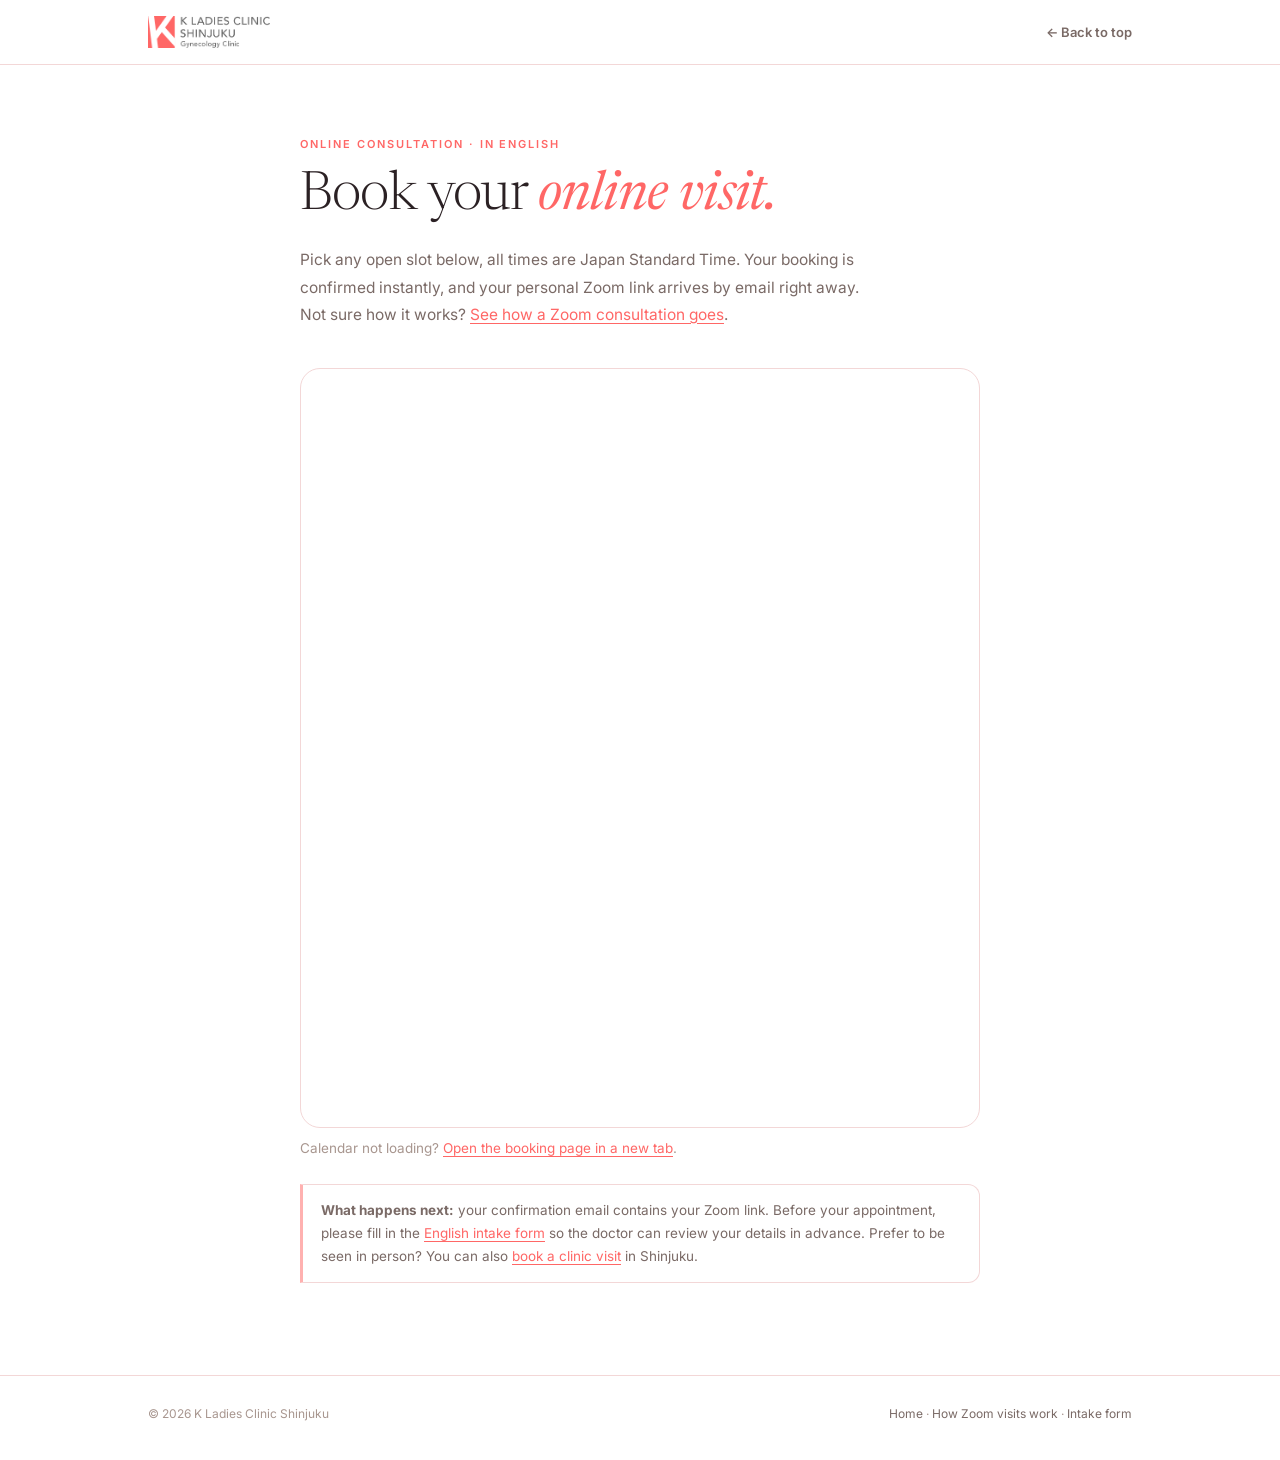
<file: book.html>
<!DOCTYPE html>
<html lang="en">
<head>
<meta charset="UTF-8" />
<meta name="viewport" content="width=device-width, initial-scale=1.0" />
<title>Book an Online Consultation, K Ladies Clinic Shinjuku</title>
<meta name="description" content="Book an online gynecology consultation in English. Pick an open slot and your Zoom link arrives instantly by email." />
<meta name="robots" content="index, follow" />
<link rel="icon" href="data:image/svg+xml,%3Csvg xmlns='http://www.w3.org/2000/svg' viewBox='0 0 32 32'%3E%3Crect width='32' height='32' rx='6' fill='%23FF6766'/%3E%3Ctext x='16' y='23' text-anchor='middle' font-family='Georgia,serif' font-size='20' font-weight='bold' fill='%23FFFFFF'%3EK%3C/text%3E%3C/svg%3E" />
<link rel="preconnect" href="https://fonts.googleapis.com" />
<link rel="preconnect" href="https://fonts.gstatic.com" crossorigin />
<link href="https://fonts.googleapis.com/css2?family=Newsreader:ital,opsz,wght@0,6..72,300;0,6..72,400;0,6..72,500;1,6..72,300;1,6..72,400&family=Inter:wght@400;500;600&display=swap" rel="stylesheet" />
<link rel="stylesheet" href="assets/sub.css" />
<style>
  .calendly-inline-widget {
    min-width: 300px; height: 760px; margin-top: 28px;
    border: 1px solid var(--line); border-radius: 20px; overflow: hidden;
    background: #FFFFFF;
  }
  .calendly-fallback { font-size: 13.5px; color: var(--faint); margin-top: 12px; }
</style>
<!-- Google Analytics (GA4): same measurement ID as klcs.jp; deliberately not
     loaded on intake.html/manual.html/staff.html, matching pixel.js -->
<script async src="https://www.googletagmanager.com/gtag/js?id=G-334KEX8DJB"></script>
<script>
  window.dataLayer = window.dataLayer || [];
  function gtag() { dataLayer.push(arguments); }
  gtag("js", new Date());
  gtag("config", "G-334KEX8DJB");
</script>
<!-- Meta Pixel Code -->
<script src="assets/pixel.js"></script>
<noscript><img height="1" width="1" style="display:none"
src="https://www.facebook.com/tr?id=27415714044798059&amp;ev=PageView&amp;noscript=1"
/></noscript>
<!-- End Meta Pixel Code -->
</head>
<body>

<header>
  <div class="header-inner">
    <a href="./"><img src="assets/logo_en.png" alt="K Ladies Clinic Shinjuku, Gynecology Clinic" class="brand-logo" /></a>
    <a class="header-back" href="./">&larr; Back to top</a>
  </div>
</header>

<main class="wrap">
  <div class="page-head">
    <div class="eyebrow">Online consultation &middot; In English</div>
    <h1 class="display">Book your <em>online visit.</em></h1>
    <p class="lede">
      Pick any open slot below, all times are Japan Standard Time. Your booking is
      confirmed instantly, and your personal Zoom link arrives by email right away.
      Not sure how it works? <a href="zoom.html">See how a Zoom consultation goes</a>.
    </p>
  </div>

  <div
    class="calendly-inline-widget"
    data-url="https://calendly.com/staff-klcs/30min?hide_gdpr_banner=1&primary_color=ff6766"
  ></div>
  <p class="calendly-fallback">
    Calendar not loading?
    <a class="inline-link" href="https://calendly.com/staff-klcs/30min" target="_blank" rel="noopener">Open the booking page in a new tab</a>.
  </p>
  <script src="https://assets.calendly.com/assets/external/widget.js" async></script>
  <script>
    // Send patients to our own confirmation page ourselves, instead of letting
    // Calendly redirect. Calendly's free plan puts a "You are leaving Calendly"
    // interstitial in front of anything that navigates away from it, which reads
    // as a security warning right after booking. Navigating from this page is
    // same-origin, so nothing sits in between.
    window.addEventListener("message", function (e) {
      if (e.origin !== "https://calendly.com") return;
      var d = e.data;
      if (!d || d.event !== "calendly.event_scheduled") return;
      window.location.href = "booked.html";
    });
  </script>

  <div class="note-box">
    <strong>What happens next:</strong> your confirmation email contains your Zoom
    link. Before your appointment, please fill in the
    <a class="inline-link" href="intake.html">English intake form</a> so the doctor
    can review your details in advance. Prefer to be seen in person? You can also
    <a class="inline-link" href="https://keicuri-booking.vercel.app/en" target="_blank" rel="noopener">book a clinic visit</a> in Shinjuku.
  </div>
</main>

<footer>
  <div class="footer-inner">
    <span>&copy; 2026 K Ladies Clinic Shinjuku</span>
    <span><a href="./">Home</a> &middot; <a href="zoom.html">How Zoom visits work</a> &middot; <a href="intake.html">Intake form</a></span>
  </div>
</footer>

</body>
</html>
</file>
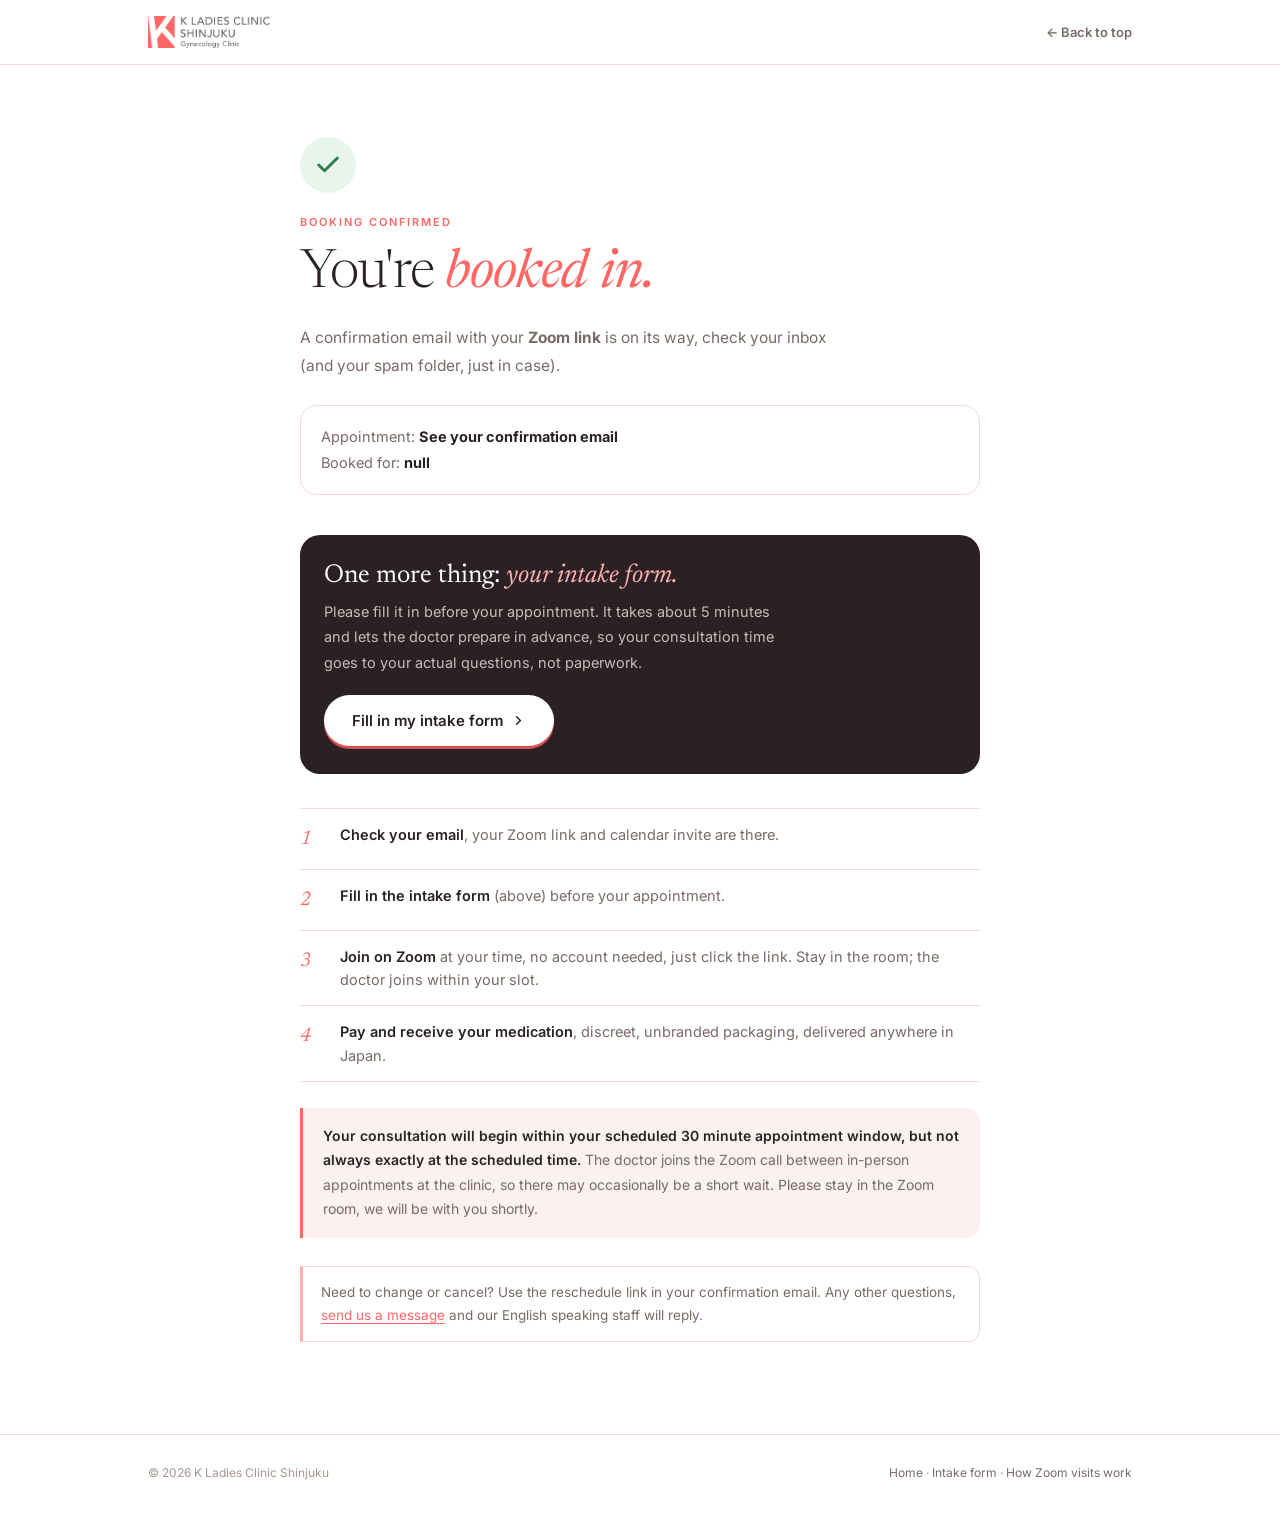
<file: booked.html>
<!DOCTYPE html>
<html lang="en">
<head>
<meta charset="UTF-8" />
<meta name="viewport" content="width=device-width, initial-scale=1.0" />
<title>Booking Confirmed, K Ladies Clinic Shinjuku</title>
<meta name="description" content="Your online consultation is booked. Next step: fill in your intake form before the appointment." />
<meta name="robots" content="noindex, follow" />
<link rel="icon" href="data:image/svg+xml,%3Csvg xmlns='http://www.w3.org/2000/svg' viewBox='0 0 32 32'%3E%3Crect width='32' height='32' rx='6' fill='%23FF6766'/%3E%3Ctext x='16' y='23' text-anchor='middle' font-family='Georgia,serif' font-size='20' font-weight='bold' fill='%23FFFFFF'%3EK%3C/text%3E%3C/svg%3E" />
<link rel="preconnect" href="https://fonts.googleapis.com" />
<link rel="preconnect" href="https://fonts.gstatic.com" crossorigin />
<link href="https://fonts.googleapis.com/css2?family=Newsreader:ital,opsz,wght@0,6..72,300;0,6..72,400;0,6..72,500;1,6..72,300;1,6..72,400&family=Inter:wght@400;500;600&display=swap" rel="stylesheet" />
<link rel="stylesheet" href="assets/sub.css" />
<style>
  .tick {
    width: 56px; height: 56px; border-radius: 50%;
    background: #E8F5EC; display: flex; align-items: center; justify-content: center;
    margin-bottom: 22px;
  }
  .tick svg { width: 28px; height: 28px; color: #2E7D4F; }
  .booking-meta {
    background: #FFFFFF; border: 1px solid var(--line); border-radius: 16px;
    padding: 18px 20px; margin-top: 26px; font-size: 14.5px; line-height: 1.8; color: var(--ink);
  }
  .booking-meta span { color: var(--soft); }
  .next-card {
    background: var(--ink); color: var(--paper); border-radius: 20px;
    padding: 28px 24px; margin-top: 28px;
  }
  .next-card h2 { font-family: var(--serif); font-size: 26px; font-weight: 400; margin-bottom: 10px; }
  .next-card h2 em { font-style: italic; color: var(--accent-light); }
  .next-card p { font-size: 14.5px; line-height: 1.75; color: #C9BCB6; max-width: 460px; }
  .next-card .btn {
    background: var(--paper); color: var(--ink); margin-top: 20px;
  }
  .steps-mini { margin-top: 34px; }
  .steps-mini div {
    display: flex; gap: 14px; padding: 14px 0; border-top: 1px solid var(--line);
    font-size: 14.5px; line-height: 1.6; color: var(--soft);
  }
  .steps-mini div:last-child { border-bottom: 1px solid var(--line); }
  .steps-mini b { color: var(--ink); font-weight: 600; }
  .steps-mini .n {
    font-family: var(--serif); font-style: italic; font-size: 20px; color: var(--accent);
    flex-shrink: 0; width: 26px;
  }
  .timing-note {
    background: #FCF1F0; border-left: 3px solid var(--accent);
    border-radius: 0 14px 14px 0; padding: 16px 20px; margin-top: 26px;
    font-size: 14px; line-height: 1.75; color: var(--soft);
  }
  .timing-note strong { color: var(--ink); font-weight: 600; }
</style>
<script>
  // Calendly redirects here with the patient's name and appointment time in the
  // query string. Read them, then wipe the address bar, so no third-party script
  // below ever sees a URL with a real person's name in it.
  window.__booking = (function () {
    var q = new URLSearchParams(location.search);
    var b = { name: q.get("invitee_full_name"), start: q.get("event_start_time") };
    if (location.search) { history.replaceState(null, "", location.pathname); }
    return b;
  })();
</script>
<!-- Google Analytics (GA4): same measurement ID as klcs.jp; deliberately not
     loaded on intake.html/manual.html/staff.html, matching pixel.js -->
<script async src="https://www.googletagmanager.com/gtag/js?id=G-334KEX8DJB"></script>
<script>
  window.dataLayer = window.dataLayer || [];
  function gtag() { dataLayer.push(arguments); }
  gtag("js", new Date());
  gtag("config", "G-334KEX8DJB");
</script>
<!-- Meta Pixel Code -->
<script src="assets/pixel.js"></script>
<noscript><img height="1" width="1" style="display:none"
src="https://www.facebook.com/tr?id=27415714044798059&amp;ev=PageView&amp;noscript=1"
/></noscript>
<!-- End Meta Pixel Code -->
<script>
  // Reports the booking itself. This page is only reached straight after Calendly
  // confirms, and it carries no form fields, so nothing personal is attached even
  // while Meta's automatic advanced matching is switched on.
  //
  // Fired once per browser session, so refreshing the confirmation page doesn't
  // report a second booking and skew what the ads optimise towards.
  (function () {
    var first = true;
    try {
      first = !sessionStorage.getItem("klcs_booked");
      sessionStorage.setItem("klcs_booked", "1");
    } catch (e) { /* private browsing: fall back to reporting every load */ }
    if (first && window.fbq) { fbq("track", "Schedule"); }
  })();
</script>
</head>
<body>

<header>
  <div class="header-inner">
    <a href="./"><img src="assets/logo_en.png" alt="K Ladies Clinic Shinjuku, Gynecology Clinic" class="brand-logo" /></a>
    <a class="header-back" href="./">&larr; Back to top</a>
  </div>
</header>

<main class="wrap">
  <div class="page-head">
    <div class="tick">
      <svg viewBox="0 0 24 24" fill="none" stroke="currentColor" stroke-width="2.5" stroke-linecap="round" stroke-linejoin="round"><path d="M20 6 9 17l-5-5"/></svg>
    </div>
    <div class="eyebrow">Booking confirmed</div>
    <h1 class="display">You're <em>booked in.</em></h1>
    <p class="lede">
      A confirmation email with your <strong>Zoom link</strong> is on its way, check
      your inbox (and your spam folder, just in case).
    </p>
    <div class="booking-meta" id="booking-meta" style="display:none;">
      <div><span>Appointment:</span> <strong id="bm-time"></strong></div>
      <div><span>Booked for:</span> <strong id="bm-name"></strong></div>
    </div>
  </div>

  <div class="next-card">
    <h2>One more thing: <em>your intake form.</em></h2>
    <p>
      Please fill it in before your appointment. It takes about 5 minutes and lets
      the doctor prepare in advance, so your consultation time goes to your actual
      questions, not paperwork.
    </p>
    <a class="btn" href="intake.html">
      Fill in my intake form
      <svg width="15" height="15" viewBox="0 0 24 24" fill="none" stroke="currentColor" stroke-width="2.5" stroke-linecap="round" stroke-linejoin="round"><path d="m9 18 6-6-6-6"/></svg>
    </a>
  </div>

  <div class="steps-mini">
    <div><span class="n">1</span><span><b>Check your email</b>, your Zoom link and calendar invite are there.</span></div>
    <div><span class="n">2</span><span><b>Fill in the intake form</b> (above) before your appointment.</span></div>
    <div><span class="n">3</span><span><b>Join on Zoom</b> at your time, no account needed, just click the link. Stay in the room; the doctor joins within your slot.</span></div>
    <div><span class="n">4</span><span><b>Pay and receive your medication</b>, discreet, unbranded packaging, delivered anywhere in Japan.</span></div>
  </div>

  <div class="timing-note">
    <strong>Your consultation will begin within your scheduled 30 minute appointment
    window, but not always exactly at the scheduled time.</strong> The doctor joins the
    Zoom call between in-person appointments at the clinic, so there may occasionally be
    a short wait. Please stay in the Zoom room, we will be with you shortly.
  </div>

  <div class="note-box">
    Need to change or cancel? Use the reschedule link in your confirmation email.
    Any other questions, <a class="inline-link" href="./#contact">send us a message</a>
    and our English speaking staff will reply.
  </div>
</main>

<footer>
  <div class="footer-inner">
    <span>&copy; 2026 K Ladies Clinic Shinjuku</span>
    <span><a href="./">Home</a> &middot; <a href="intake.html">Intake form</a> &middot; <a href="zoom.html">How Zoom visits work</a></span>
  </div>
</footer>

<script>
  // Captured in the <head> before the address bar was cleaned, see the note there.
  var name = window.__booking.name;
  var start = window.__booking.start;
  if (start && !isNaN(new Date(start))) {
    // Carry the appointment time into the intake form so the patient doesn't
    // have to type it. The #fragment never leaves the browser, and intake.html
    // deliberately has no Meta pixel, so nothing here reaches any third party.
    var apptHash = "#appt=" + encodeURIComponent(start);
    document.querySelectorAll('a[href="intake.html"]').forEach(function (a) {
      a.href = "intake.html" + apptHash;
    });
    // Same-browser fallback for patients who instead open the intake link from
    // the Calendly confirmation email later (that URL is fixed, no fragment).
    try { localStorage.setItem("klcs_zoom_appt", start); } catch (e) {}
  }
  if (name || start) {
    document.getElementById("booking-meta").style.display = "block";
    document.getElementById("bm-name").textContent = name || "—";
    if (start) {
      var d = new Date(start);
      document.getElementById("bm-time").textContent = isNaN(d) ? start
        : d.toLocaleString("en-GB", {
            timeZone: "Asia/Tokyo", weekday: "short", day: "numeric",
            month: "short", year: "numeric", hour: "2-digit", minute: "2-digit",
          }) + " (JST)";
    } else {
      document.getElementById("bm-time").textContent = "See your confirmation email";
    }
  }
</script>

</body>
</html>
</file>
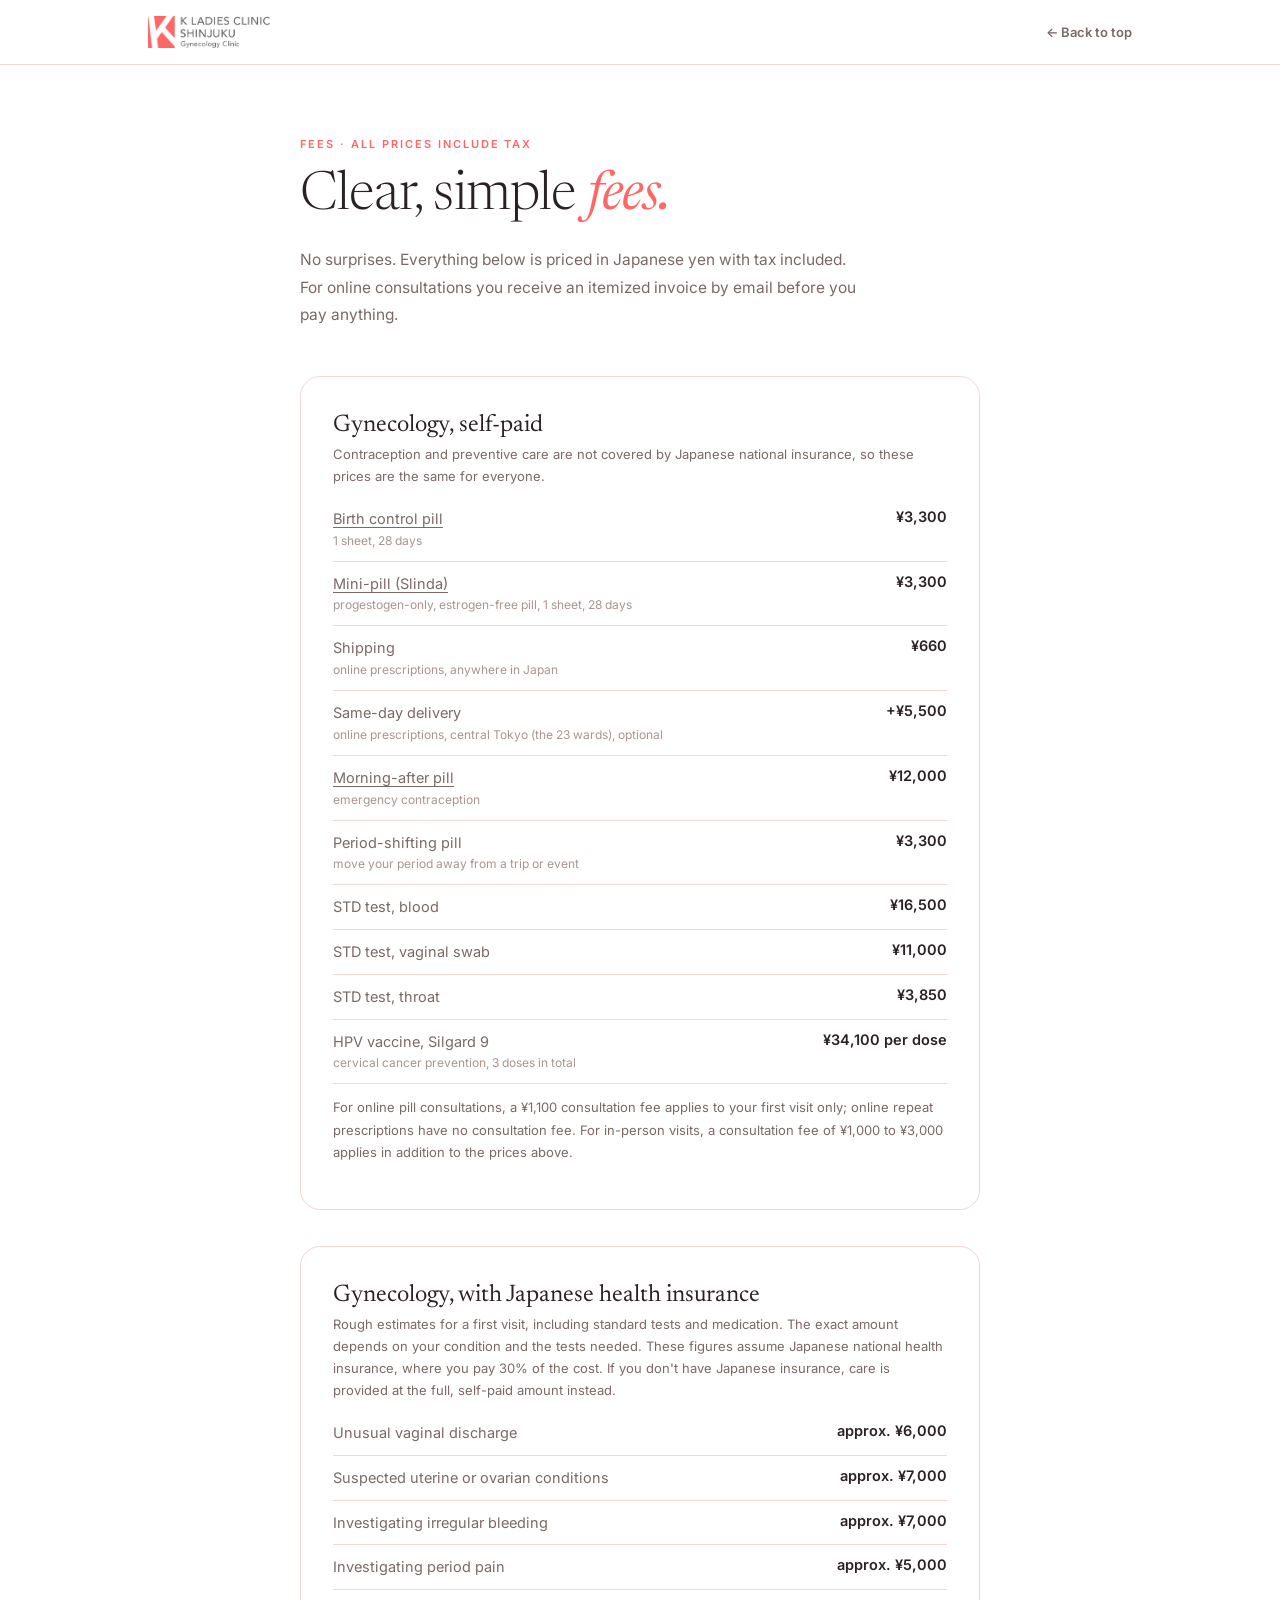
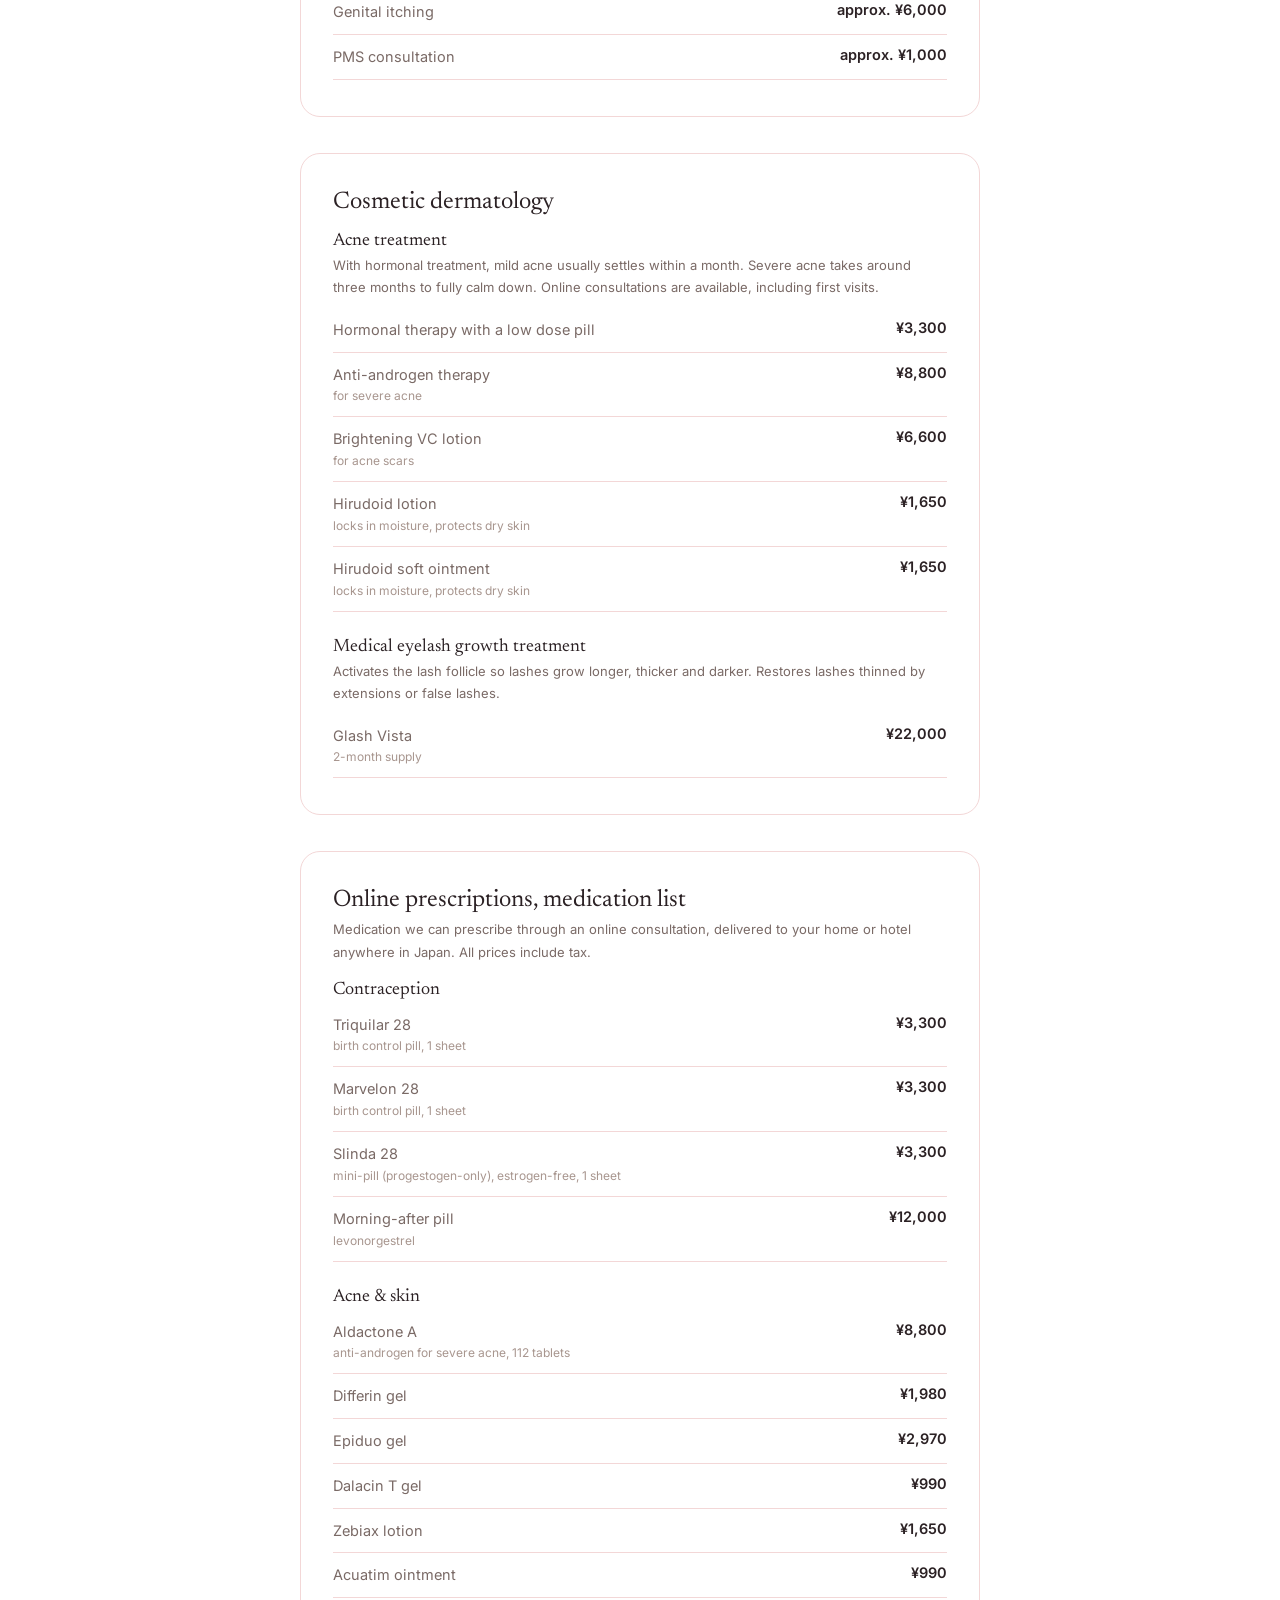
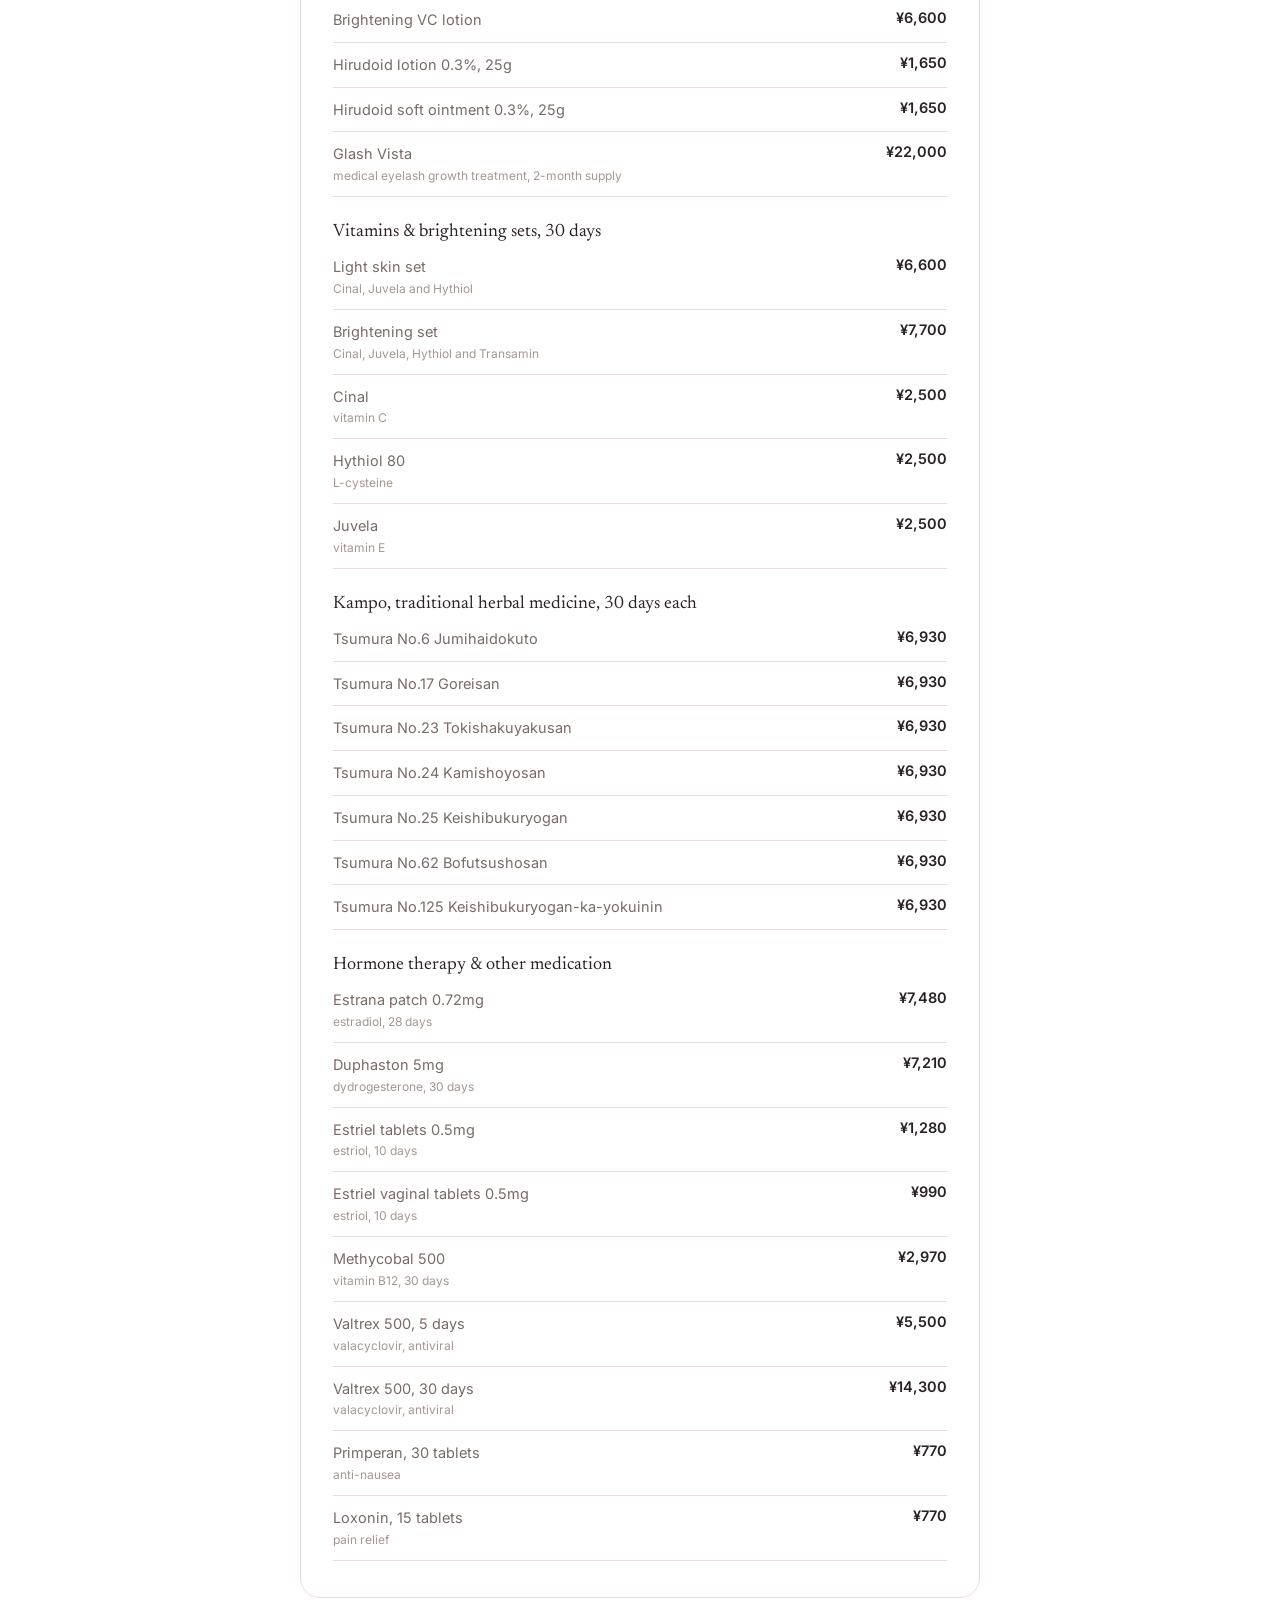
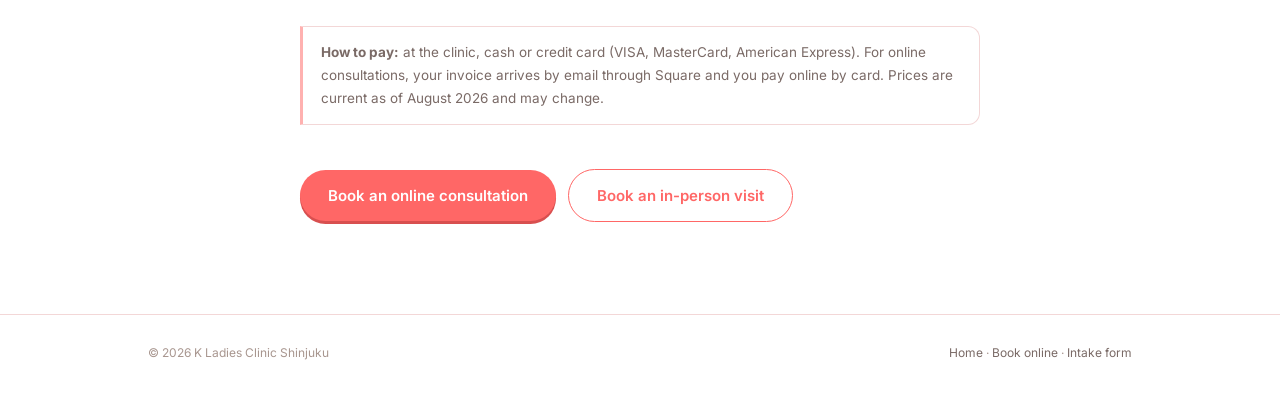
<file: fees.html>
<!DOCTYPE html>
<html lang="en">
<head>
<meta charset="UTF-8" />
<meta name="viewport" content="width=device-width, initial-scale=1.0" />
<title>Fees &amp; Prices, K Ladies Clinic Shinjuku</title>
<meta name="description" content="Clear, tax-included prices for birth control pills, the morning-after pill, STD testing, HPV vaccination, acne treatment and more at K Ladies Clinic Shinjuku." />
<meta name="robots" content="index, follow" />
<link rel="canonical" href="https://www.klcs.jp/en/fees.html" />
<link rel="icon" href="data:image/svg+xml,%3Csvg xmlns='http://www.w3.org/2000/svg' viewBox='0 0 32 32'%3E%3Crect width='32' height='32' rx='6' fill='%23FF6766'/%3E%3Ctext x='16' y='23' text-anchor='middle' font-family='Georgia,serif' font-size='20' font-weight='bold' fill='%23FFFFFF'%3EK%3C/text%3E%3C/svg%3E" />
<link rel="preconnect" href="https://fonts.googleapis.com" />
<link rel="preconnect" href="https://fonts.gstatic.com" crossorigin />
<link href="https://fonts.googleapis.com/css2?family=Newsreader:ital,opsz,wght@0,6..72,300;0,6..72,400;0,6..72,500;1,6..72,300;1,6..72,400&family=Inter:wght@400;500;600&display=swap" rel="stylesheet" />
<link rel="stylesheet" href="assets/sub.css" />
<style>
  .card h2 {
    font-family: var(--serif); font-size: 24px; font-weight: 400; margin-bottom: 6px;
  }
  .card .card-note { font-size: 13px; line-height: 1.7; color: var(--soft); margin-bottom: 10px; }
  .card h3 {
    font-family: var(--serif); font-size: 18px; font-weight: 400;
    margin: 26px 0 4px; color: var(--ink);
  }
  .card h3:first-of-type { margin-top: 18px; }
  .fee-table { width: 100%; border-collapse: collapse; font-size: 14.5px; }
  .fee-table td { padding: 11px 0; border-bottom: 1px solid var(--line); vertical-align: top; }
  .fee-table td:first-child { color: var(--soft); padding-right: 14px; line-height: 1.5; }
  .fee-table td:last-child {
    text-align: right; white-space: nowrap; font-weight: 600; color: var(--ink);
  }
  .fee-table small { display: block; color: var(--faint); font-size: 12px; margin-top: 2px; }
</style>
<!-- Google Analytics (GA4): same measurement ID as klcs.jp; deliberately not
     loaded on intake.html/manual.html/staff.html, matching pixel.js -->
<script async src="https://www.googletagmanager.com/gtag/js?id=G-334KEX8DJB"></script>
<script>
  window.dataLayer = window.dataLayer || [];
  function gtag() { dataLayer.push(arguments); }
  gtag("js", new Date());
  gtag("config", "G-334KEX8DJB");
</script>
<!-- Meta Pixel Code -->
<script src="assets/pixel.js"></script>
<noscript><img height="1" width="1" style="display:none"
src="https://www.facebook.com/tr?id=27415714044798059&amp;ev=PageView&amp;noscript=1"
/></noscript>
<!-- End Meta Pixel Code -->
</head>
<body>

<header>
  <div class="header-inner">
    <a href="./"><img src="assets/logo_en.png" alt="K Ladies Clinic Shinjuku, Gynecology Clinic" class="brand-logo" /></a>
    <a class="header-back" href="./">&larr; Back to top</a>
  </div>
</header>

<main class="wrap">
  <div class="page-head">
    <div class="eyebrow">Fees &middot; All prices include tax</div>
    <h1 class="display">Clear, simple <em>fees.</em></h1>
    <p class="lede">
      No surprises. Everything below is priced in Japanese yen with tax included.
      For online consultations you receive an itemized invoice by email before you
      pay anything.
    </p>
  </div>

  <div class="card">
    <h2>Gynecology, self-paid</h2>
    <p class="card-note">
      Contraception and preventive care are not covered by Japanese national
      insurance, so these prices are the same for everyone.
    </p>
    <table class="fee-table">
      <tr><td><a href="birthcontrolpills/" style="color:inherit;text-decoration:underline;text-underline-offset:3px">Birth control pill</a><small>1 sheet, 28 days</small></td><td>&yen;3,300</td></tr>
      <tr><td><a href="minipill/" style="color:inherit;text-decoration:underline;text-underline-offset:3px">Mini-pill (Slinda)</a><small>progestogen-only, estrogen-free pill, 1 sheet, 28 days</small></td><td>&yen;3,300</td></tr>
      <tr><td>Shipping<small>online prescriptions, anywhere in Japan</small></td><td>&yen;660</td></tr>
      <tr><td>Same-day delivery<small>online prescriptions, central Tokyo (the 23 wards), optional</small></td><td>+&yen;5,500</td></tr>
      <tr><td><a href="morningafterpill/" style="color:inherit;text-decoration:underline;text-underline-offset:3px">Morning-after pill</a><small>emergency contraception</small></td><td>&yen;12,000</td></tr>
      <tr><td>Period-shifting pill<small>move your period away from a trip or event</small></td><td>&yen;3,300</td></tr>
      <tr><td>STD test, blood</td><td>&yen;16,500</td></tr>
      <tr><td>STD test, vaginal swab</td><td>&yen;11,000</td></tr>
      <tr><td>STD test, throat</td><td>&yen;3,850</td></tr>
      <tr><td>HPV vaccine, Silgard 9<small>cervical cancer prevention, 3 doses in total</small></td><td>&yen;34,100 per dose</td></tr>
    </table>
    <p class="card-note" style="margin-top: 12px;">
      For online pill consultations, a &yen;1,100 consultation fee applies to your first
      visit only; online repeat prescriptions have no consultation fee. For in-person
      visits, a consultation fee of &yen;1,000 to &yen;3,000 applies in addition to the
      prices above.
    </p>
  </div>

  <div class="card">
    <h2>Gynecology, with Japanese health insurance</h2>
    <p class="card-note">
      Rough estimates for a first visit, including standard tests and medication.
      The exact amount depends on your condition and the tests needed. These figures
      assume Japanese national health insurance, where you pay 30% of the cost. If
      you don't have Japanese insurance, care is provided at the full, self-paid
      amount instead.
    </p>
    <table class="fee-table">
      <tr><td>Unusual vaginal discharge</td><td>approx. &yen;6,000</td></tr>
      <tr><td>Suspected uterine or ovarian conditions</td><td>approx. &yen;7,000</td></tr>
      <tr><td>Investigating irregular bleeding</td><td>approx. &yen;7,000</td></tr>
      <tr><td>Investigating period pain</td><td>approx. &yen;5,000</td></tr>
      <tr><td>Genital itching</td><td>approx. &yen;6,000</td></tr>
      <tr><td>PMS consultation</td><td>approx. &yen;1,000</td></tr>
    </table>
  </div>

  <div class="card">
    <h2>Cosmetic dermatology</h2>

    <h3>Acne treatment</h3>
    <p class="card-note">
      With hormonal treatment, mild acne usually settles within a month. Severe
      acne takes around three months to fully calm down. Online consultations are
      available, including first visits.
    </p>
    <table class="fee-table">
      <tr><td>Hormonal therapy with a low dose pill</td><td>&yen;3,300</td></tr>
      <tr><td>Anti-androgen therapy<small>for severe acne</small></td><td>&yen;8,800</td></tr>
      <tr><td>Brightening VC lotion<small>for acne scars</small></td><td>&yen;6,600</td></tr>
      <tr><td>Hirudoid lotion<small>locks in moisture, protects dry skin</small></td><td>&yen;1,650</td></tr>
      <tr><td>Hirudoid soft ointment<small>locks in moisture, protects dry skin</small></td><td>&yen;1,650</td></tr>
    </table>

    <h3>Medical eyelash growth treatment</h3>
    <p class="card-note">
      Activates the lash follicle so lashes grow longer, thicker and darker.
      Restores lashes thinned by extensions or false lashes.
    </p>
    <table class="fee-table">
      <tr><td>Glash Vista<small>2-month supply</small></td><td>&yen;22,000</td></tr>
    </table>

  </div>

  <div class="card">
    <h2>Online prescriptions, medication list</h2>
    <p class="card-note">
      Medication we can prescribe through an online consultation, delivered to your
      home or hotel anywhere in Japan. All prices include tax.
    </p>

    <h3>Contraception</h3>
    <table class="fee-table">
      <tr><td>Triquilar 28<small>birth control pill, 1 sheet</small></td><td>&yen;3,300</td></tr>
      <tr><td>Marvelon 28<small>birth control pill, 1 sheet</small></td><td>&yen;3,300</td></tr>
      <tr><td>Slinda 28<small>mini-pill (progestogen-only), estrogen-free, 1 sheet</small></td><td>&yen;3,300</td></tr>
      <tr><td>Morning-after pill<small>levonorgestrel</small></td><td>&yen;12,000</td></tr>
    </table>

    <h3>Acne &amp; skin</h3>
    <table class="fee-table">
      <tr><td>Aldactone A<small>anti-androgen for severe acne, 112 tablets</small></td><td>&yen;8,800</td></tr>
      <tr><td>Differin gel</td><td>&yen;1,980</td></tr>
      <tr><td>Epiduo gel</td><td>&yen;2,970</td></tr>
      <tr><td>Dalacin T gel</td><td>&yen;990</td></tr>
      <tr><td>Zebiax lotion</td><td>&yen;1,650</td></tr>
      <tr><td>Acuatim ointment</td><td>&yen;990</td></tr>
      <tr><td>Brightening VC lotion</td><td>&yen;6,600</td></tr>
      <tr><td>Hirudoid lotion 0.3%, 25g</td><td>&yen;1,650</td></tr>
      <tr><td>Hirudoid soft ointment 0.3%, 25g</td><td>&yen;1,650</td></tr>
      <tr><td>Glash Vista<small>medical eyelash growth treatment, 2-month supply</small></td><td>&yen;22,000</td></tr>
    </table>

    <h3>Vitamins &amp; brightening sets, 30 days</h3>
    <table class="fee-table">
      <tr><td>Light skin set<small>Cinal, Juvela and Hythiol</small></td><td>&yen;6,600</td></tr>
      <tr><td>Brightening set<small>Cinal, Juvela, Hythiol and Transamin</small></td><td>&yen;7,700</td></tr>
      <tr><td>Cinal<small>vitamin C</small></td><td>&yen;2,500</td></tr>
      <tr><td>Hythiol 80<small>L-cysteine</small></td><td>&yen;2,500</td></tr>
      <tr><td>Juvela<small>vitamin E</small></td><td>&yen;2,500</td></tr>
    </table>

    <h3>Kampo, traditional herbal medicine, 30 days each</h3>
    <table class="fee-table">
      <tr><td>Tsumura No.6 Jumihaidokuto</td><td>&yen;6,930</td></tr>
      <tr><td>Tsumura No.17 Goreisan</td><td>&yen;6,930</td></tr>
      <tr><td>Tsumura No.23 Tokishakuyakusan</td><td>&yen;6,930</td></tr>
      <tr><td>Tsumura No.24 Kamishoyosan</td><td>&yen;6,930</td></tr>
      <tr><td>Tsumura No.25 Keishibukuryogan</td><td>&yen;6,930</td></tr>
      <tr><td>Tsumura No.62 Bofutsushosan</td><td>&yen;6,930</td></tr>
      <tr><td>Tsumura No.125 Keishibukuryogan-ka-yokuinin</td><td>&yen;6,930</td></tr>
    </table>

    <h3>Hormone therapy &amp; other medication</h3>
    <table class="fee-table">
      <tr><td>Estrana patch 0.72mg<small>estradiol, 28 days</small></td><td>&yen;7,480</td></tr>
      <tr><td>Duphaston 5mg<small>dydrogesterone, 30 days</small></td><td>&yen;7,210</td></tr>
      <tr><td>Estriel tablets 0.5mg<small>estriol, 10 days</small></td><td>&yen;1,280</td></tr>
      <tr><td>Estriel vaginal tablets 0.5mg<small>estriol, 10 days</small></td><td>&yen;990</td></tr>
      <tr><td>Methycobal 500<small>vitamin B12, 30 days</small></td><td>&yen;2,970</td></tr>
      <tr><td>Valtrex 500, 5 days<small>valacyclovir, antiviral</small></td><td>&yen;5,500</td></tr>
      <tr><td>Valtrex 500, 30 days<small>valacyclovir, antiviral</small></td><td>&yen;14,300</td></tr>
      <tr><td>Primperan, 30 tablets<small>anti-nausea</small></td><td>&yen;770</td></tr>
      <tr><td>Loxonin, 15 tablets<small>pain relief</small></td><td>&yen;770</td></tr>
    </table>
  </div>

  <div class="note-box">
    <strong>How to pay:</strong> at the clinic, cash or credit card (VISA,
    MasterCard, American Express). For online consultations, your invoice arrives
    by email through Square and you pay online by card. Prices are current as of
    August 2026 and may change.
  </div>

  <div class="page-cta">
    <a class="btn" href="book.html">Book an online consultation</a>
    <a class="btn ghost" href="https://keicuri-booking.vercel.app/en" target="_blank" rel="noopener">Book an in-person visit</a>
  </div>
</main>

<footer>
  <div class="footer-inner">
    <span>&copy; 2026 K Ladies Clinic Shinjuku</span>
    <span><a href="./">Home</a> &middot; <a href="book.html">Book online</a> &middot; <a href="intake.html">Intake form</a></span>
  </div>
</footer>

</body>
</html>
</file>
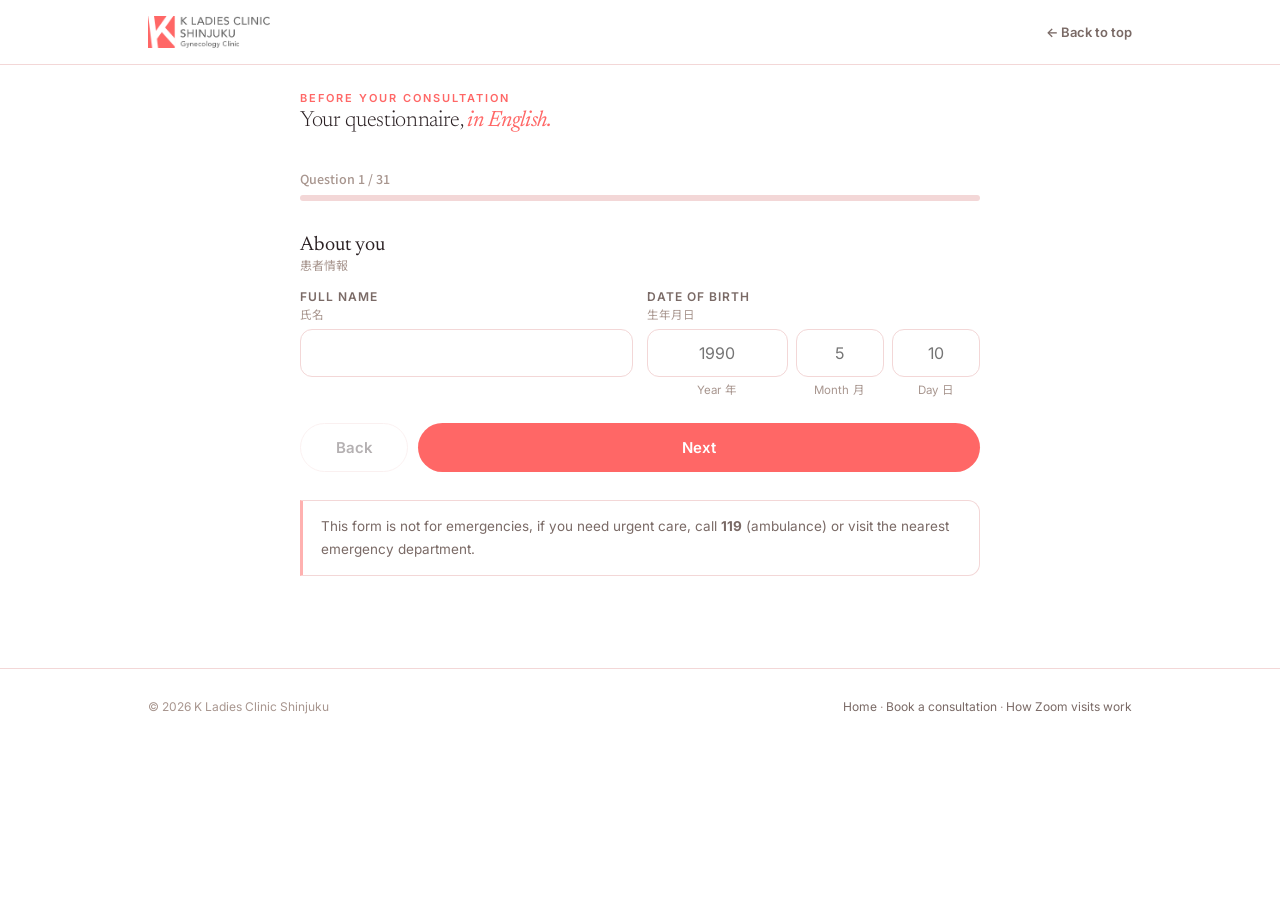
<file: intake.html>
<!DOCTYPE html>
<html lang="en">
<head>
<meta charset="UTF-8" />
<meta name="viewport" content="width=device-width, initial-scale=1.0" />
<title>Pre-Consultation Questionnaire, K Ladies Clinic Shinjuku</title>
<meta name="description" content="Fill in your medical questionnaire in English before your consultation with K Ladies Clinic Shinjuku." />
<meta name="robots" content="noindex, follow" />
<link rel="icon" href="data:image/svg+xml,%3Csvg xmlns='http://www.w3.org/2000/svg' viewBox='0 0 32 32'%3E%3Crect width='32' height='32' rx='6' fill='%23FF6766'/%3E%3Ctext x='16' y='23' text-anchor='middle' font-family='Georgia,serif' font-size='20' font-weight='bold' fill='%23FFFFFF'%3EK%3C/text%3E%3C/svg%3E" />
<link rel="preconnect" href="https://fonts.googleapis.com" />
<link rel="preconnect" href="https://fonts.gstatic.com" crossorigin />
<link href="https://fonts.googleapis.com/css2?family=Newsreader:ital,opsz,wght@0,6..72,300;0,6..72,400;0,6..72,500;1,6..72,300;1,6..72,400&family=Inter:wght@400;500;600&family=Noto+Sans+JP:wght@400;500&display=swap" rel="stylesheet" />
<link rel="stylesheet" href="assets/sub.css" />
<style>
  .q-block { border-top: 1px solid var(--line); padding-top: 20px; margin-top: 20px; }
  .yn-row { display: flex; gap: 10px; }
  .yn-row .choice { flex: 1; justify-content: flex-start; }
  /* Below ~369px the longest pair ("Regular / Irregular") is wider than its
     row, and the spill pushed the whole page 2px sideways. Let those buttons
     shrink and drop the Japanese onto a second line. Scoped to narrow screens
     because unscoping it wraps every Yes/No row too, adding 14px to each. */
  @media (max-width: 374px) {
    .yn-row .choice { min-width: 0; flex-wrap: wrap; }
  }
  .cond-grid { display: grid; grid-template-columns: 1fr; gap: 8px; }
  @media (min-width: 560px) { .cond-grid { grid-template-columns: 1fr 1fr; } }
  /* Long checklist labels: keep English on one line and Japanese on its own,
     instead of letting flex squeeze both into narrow columns. */
  .cond-grid .choice { flex-wrap: wrap; }
  .cond-grid .choice .ja { flex-basis: 100%; margin-left: 24px; margin-top: 1px; }

  /* A reason that needs a follow-up question lives in its own cell, so the
     question opens directly under that reason rather than at the foot of the
     section. Cells start at the top of their row so an open one doesn't
     stretch the box next to it. */
  .cond-grid { align-items: start; }
  .reason-cell { display: flex; flex-direction: column; }
  .reason-sub {
    max-height: 0; opacity: 0; overflow: hidden;
    transition: max-height 0.25s ease, opacity 0.2s ease;
  }
  /* The cap only has to clear a label, one input and a hint. The tallest panel
     measures 223px at 320px wide, so this leaves room for a bigger default
     font without ever clipping the way an open-ended block would. */
  .reason-cell.open .reason-sub { max-height: 420px; opacity: 1; }
  .reason-sub > div { padding: 10px 0 2px 24px; }
  .reason-sub .field { margin-bottom: 0; }
  .section-label {
    font-family: var(--serif); font-size: 20px; font-weight: 400;
    margin: 34px 0 16px; color: var(--ink);
  }
  .section-label:first-child { margin-top: 0; }
  .section-label .ja { font-family: 'Noto Sans JP', var(--sans); font-size: 12px; color: var(--faint); display: block; margin-top: 1px; }

  /* bilingual bits */
  .ja { font-family: 'Noto Sans JP', var(--sans); }
  form label .ja {
    display: block; font-size: 11.5px; color: var(--faint);
    text-transform: none; letter-spacing: normal; font-weight: 400; margin-top: 2px; line-height: 1.5;
  }
  .choice .ja { color: var(--faint); font-size: 12px; margin-left: 5px; }
  .sub-field { margin-top: 8px; margin-left: 2px; }
  .visit-note {
    margin-top: 12px; padding: 13px 16px;
    background: #FCF1F0; border-left: 3px solid var(--accent); border-radius: 0 10px 10px 0;
    font-size: 12.5px; line-height: 1.65; color: var(--soft);
  }
  .visit-note strong { color: var(--ink); font-weight: 600; }
  /* Shown only once the refill box is ticked, so the form doesn't shift on load. */
  .refill-note { display: none; }
  .refill-note.show { display: block; }
  /* Marks a whole section as skippable for a refill. */
  .skip-tag {
    display: none; font-family: 'Noto Sans JP', var(--sans);
    font-size: 11px; font-weight: 500; color: var(--accent); background: #FCF1F0;
    border-radius: 999px; padding: 3px 10px; margin-left: 8px; vertical-align: middle;
  }
  .section-label.skippable .skip-tag { display: inline-block; }
  .visit-note a { color: var(--accent); font-weight: 600; }
  .visit-note .ja { display: block; margin-top: 4px; font-size: 11.5px; color: var(--faint); }

  /* metric / imperial pairs, each input carries its unit inside the box */
  .unit-row { display: flex; align-items: center; gap: 8px; flex-wrap: wrap; }
  .unit-cell { position: relative; flex: 1 1 0; min-width: 72px; display: block; }
  .unit-cell input[type="text"] { width: 100%; padding-right: 38px; }
  .unit-cell .unit {
    position: absolute; right: 12px; top: 50%; transform: translateY(-50%);
    font-size: 12.5px; color: var(--faint); pointer-events: none;
  }
  .unit-or { font-size: 12.5px; color: var(--faint); flex: 0 0 auto; }

  /* 配送先住所: 郵便番号で検索 → 都道府県・市区町村・町名を自動で入れ、番地と建物名は手入力 */
  /* 生年月日は年・月・日を別々に打ってもらう。1つの日付入力だと、スマホでは
     カレンダーが今日から開き、何十年もさかのぼる操作になる。そこで止まる方が多い */
  .dob-row { display: flex; gap: 8px; align-items: flex-start; }
  .dob-cell { flex: 1 1 0; min-width: 0; }
  .dob-cell.wide { flex: 1.6 1 0; }
  .dob-cell input { width: 100%; text-align: center; }
  .dob-unit { display: block; text-align: center; font-size: 11.5px; color: var(--faint); margin-top: 4px; }
  .dob-unit .ja { margin-left: 4px; }

  .postal-row { display: flex; gap: 8px; align-items: stretch; }
  .postal-row input { flex: 0 1 200px; min-width: 0; }
  .postal-btn {
    flex: 0 0 auto; padding: 0 16px; border: 1px solid var(--accent); border-radius: 10px;
    background: #FFFFFF; color: var(--accent); font-family: inherit; font-size: 13px;
    font-weight: 600; line-height: 1.25; cursor: pointer;
  }
  .postal-btn:active { opacity: 0.7; }
  .postal-btn .ja { display: block; font-size: 10.5px; font-weight: 400; }
  .postal-msg { font-size: 12px; line-height: 1.5; margin-top: 6px; color: var(--faint); min-height: 1.2em; }
  .postal-msg.err { color: #C0392B; }
  .postal-msg.ok { color: #1E7A4A; }
  .addr-grid { display: grid; grid-template-columns: 1fr; gap: 12px; margin-top: 12px; }
  @media (min-width: 560px) { .addr-grid { grid-template-columns: 1fr 1fr; } }
  .addr-cell.full { grid-column: 1 / -1; }
  .addr-cell label { display: block; }
  form .hint .ja { display: block; margin-top: 2px; }

  /* Replaces the one-line green status once the form is in. The answers stay on
     screen so the PDF button still has something to save. */
  .done-panel {
    display: none; background: #E8F5EC; border: 1px solid #BFE3CC;
    border-radius: 16px; padding: 22px; margin-bottom: 28px;
  }
  .done-panel.show { display: block; }
  .done-head { display: flex; align-items: center; gap: 12px; }
  .done-tick {
    width: 34px; height: 34px; border-radius: 50%; background: #2E7D4F; flex-shrink: 0;
    display: flex; align-items: center; justify-content: center;
  }
  .done-tick svg { width: 18px; height: 18px; color: #FFFFFF; }
  .done-panel h2 { font-family: var(--serif); font-size: 22px; font-weight: 400; color: #1F5B37; }
  .done-panel h2 .ja {
    display: block; font-family: 'Noto Sans JP', var(--sans);
    font-size: 12px; color: #4C7A5E; margin-top: 2px;
  }
  .done-panel p { font-size: 14px; line-height: 1.75; color: #2E5C41; margin-top: 14px; }
  .done-panel p .ja { display: block; font-size: 12.5px; color: #4C7A5E; margin-top: 3px; }
  /* Pill guide embedded right after submitting, when a pill-related reason was
     picked. Sits below the green panel as its own section (same guide the
     in-clinic questionnaire shows), so no extra button: it simply appears
     and the patient reads it before the consultation. */
  /* 問診票を白いカード枠に入れず、受付機の問診票と同じくページに平置きする */
  .card { background: transparent; border: none; border-radius: 0; padding: 0; }
  /* 見出しは小さくシンプルに（このページだけ他ページの大見出しを上書き） */
  .page-head { padding: 26px 0 0; }
  .page-head .eyebrow { margin-bottom: 4px; }
  .page-head h1.display { font-size: 22px; }
  /* 完了画面は受付機に合わせて「送信できた」＋ガイドだけにする。印刷ボタンは出さない */
  .print-btn { display: none !important; }

  #if-guide { margin-bottom: 28px; }
  #if-guide p { font-size: 14px; line-height: 1.75; color: var(--ink); }
  /* ガイド側(&embed=1)がヘッダーを隠して高さを postMessage で知らせてくるので、
     iframe をその高さに合わせる。枠線・内側スクロール無しでページの続きに見える */
  .done-guide-frame {
    display: block; width: 100%; height: 900px; margin-top: 12px;
    border: none; background: transparent; overflow: hidden;
  }
  /* Locked after submitting, but the PDF button has to stay clickable. */
  .form-locked { pointer-events: none; }
  .form-locked .print-btn { pointer-events: auto; }

  .print-btn {
    display: inline-flex; align-items: center; gap: 8px;
    font-size: 14px; font-weight: 600; padding: 13px 24px; border-radius: 999px;
    background: transparent; color: var(--ink); border: 1.5px solid var(--ink);
    cursor: pointer; font-family: var(--sans); margin: 8px 0 0 12px;
  }
  .print-header { display: none; }

  /* ---- 1問ずつ表示（ウィザード形式） ----
     画面では現在の質問だけを表示し、次へ/もどるで進む。送信・印刷時は
     従来どおり全問が並ぶ（印刷CSSで .wz-hide を解除する）。 */
  .wz-hide { display: none !important; }
  .wz-progress { margin-bottom: 20px; }
  .wz-progress .wz-count {
    font-family: 'Noto Sans JP', var(--sans); font-size: 12.5px; font-weight: 500;
    color: var(--faint); margin-bottom: 7px;
  }
  .wz-bar { height: 6px; border-radius: 999px; background: var(--line); overflow: hidden; }
  .wz-bar span {
    display: block; height: 100%; width: 0; background: var(--accent);
    border-radius: 999px; transition: width 0.25s ease;
  }
  .wz-nav { display: flex; gap: 10px; margin-top: 26px; }
  .wz-btn {
    display: inline-flex; align-items: center; justify-content: center; gap: 8px;
    font-size: 15px; font-weight: 600; padding: 14px 18px; border-radius: 999px;
    cursor: pointer; font-family: var(--sans);
  }
  .wz-next { flex: 1; background: var(--accent); color: #FFFFFF; border: none; }
  .wz-back { flex: 0 0 auto; min-width: 108px; background: transparent; color: var(--ink); border: 1.5px solid var(--line); }
  .wz-back:disabled { opacity: 0.35; cursor: default; }
  #wz-final { font-size: 14.5px; line-height: 1.75; color: var(--soft); }
  #wz-final .ja { display: block; font-size: 12.5px; color: var(--faint); margin-top: 4px; }

  @media print {
    @page { size: A4; margin: 12mm 10mm; }
    body { background: #FFFFFF; color: #000000; font-size: 10px; }
    header, footer, .page-head, .note-box, .submit-btn, .print-btn,
    .form-status, .hp-field, .hint, .visit-note, .skip-tag,
    .done-panel { display: none !important; }
    .wrap { max-width: none; padding: 0; }
    .print-header {
      display: flex; align-items: center; justify-content: space-between;
      border-bottom: 2px solid #000000; padding-bottom: 6px; margin-bottom: 10px;
    }
    .print-header img { height: 26px; }
    .print-header .ph-title { text-align: right; }
    .print-header .ph-title strong { font-size: 12px; display: block; }
    .print-header .ph-title span { font-size: 9px; color: #444444; }
    .card { border: none; border-radius: 0; padding: 0; margin-top: 0; background: #FFFFFF; }
    .section-label {
      font-size: 11.5px; font-weight: 600; margin: 10px 0 5px;
      border-bottom: 1px solid #999999; padding-bottom: 2px; break-after: avoid;
    }
    .section-label .ja { display: inline; font-size: 9px; margin-left: 6px; }
    form .field { margin-bottom: 6px; break-inside: avoid; }
    /* 紙の上では検索ボタンは意味がないので消し、住所欄は2段組で詰める */
    .postal-btn, .postal-msg { display: none !important; }
    .postal-row input { flex: 0 1 120px; }
    .addr-grid { grid-template-columns: 1fr 1fr; gap: 4px 8px; margin-top: 5px; }
    form label { font-size: 8.5px; letter-spacing: 0.03em; color: #222222; margin-bottom: 2px; }
    form label .ja { display: inline; font-size: 8px; margin-left: 5px; }
    form input[type="text"], form input[type="email"], form input[type="tel"],
    form input[type="date"], form select, form textarea {
      font-size: 10px; padding: 3px 6px; border: 1px solid #AAAAAA; border-radius: 3px;
      background: #FFFFFF; min-height: 0;
    }
    form textarea { min-height: 34px; }
    .dob-row { gap: 4px; }
    .dob-unit { font-size: 8px; margin-top: 1px; }
    .field-row { grid-template-columns: 1fr 1fr; gap: 5px 8px; }
    .field-row + .field, .field-row + .field-row { margin-top: 6px; }
    .unit-row { gap: 4px; flex-wrap: nowrap; }
    .unit-cell input[type="text"] { padding-right: 22px; }
    .unit-cell .unit { right: 5px; font-size: 8px; color: #444444; }
    .unit-or { font-size: 8px; color: #444444; }
    .q-block { border-top: none; padding-top: 0; margin-top: 0; }
    .choice-group { gap: 2px; }
    .yn-row { gap: 5px; }
    .choice {
      padding: 2px 6px; border: 1px solid #BBBBBB; border-radius: 3px;
      background: #FFFFFF; font-size: 9px; gap: 4px;
    }
    .choice .ja { font-size: 8px; }
    .choice input { margin-top: 1px; transform: scale(0.8); }
    /* Two columns, not three: on paper every follow-up question has to be
       visible, because ticking a box with a pen can't open anything. */
    .cond-grid { grid-template-columns: 1fr 1fr; gap: 2px; }
    .reason-sub { max-height: none; opacity: 1; }
    .reason-sub > div { padding: 2px 0 3px 14px; }
    .reason-sub label { margin-bottom: 1px; }
    /* ウィザードで隠している質問も、紙の上では全問並べる */
    .wz-progress, .wz-nav, #wz-final { display: none !important; }
    form .field.wz-hide, .q-block.wz-hide, .section-label.wz-hide { display: block !important; }
    form .field-row.wz-hide { display: grid !important; }
  }
</style>
</head>
<body>

<header>
  <div class="header-inner">
    <a href="./"><img src="assets/logo_en.png" alt="K Ladies Clinic Shinjuku, Gynecology Clinic" class="brand-logo" /></a>
    <a class="header-back" href="./">&larr; Back to top</a>
  </div>
</header>

<main class="wrap">
  <div class="page-head">
    <div class="eyebrow">Before your consultation</div>
    <h1 class="display">Your questionnaire, <em>in English.</em></h1>
  </div>

  <div class="print-header">
    <img src="assets/logo_en.png" alt="K Ladies Clinic Shinjuku" />
    <div class="ph-title">
      <strong>Questionnaire ／ 問診票</strong>
      <span>K Ladies Clinic Shinjuku (Gynecology) ／ ケイ・レディースクリニック新宿</span>
    </div>
  </div>

  <div class="card">

    <div class="done-panel" id="if-done">
      <div class="done-head">
        <div class="done-tick">
          <svg viewBox="0 0 24 24" fill="none" stroke="currentColor" stroke-width="3" stroke-linecap="round" stroke-linejoin="round"><path d="M20 6 9 17l-5-5"/></svg>
        </div>
        <h2>Questionnaire received</h2>
      </div>
    </div>

    <!-- ピル系の受診理由を選んだ方だけ、送信成功時にJSでガイド（kiosk側の英語版）を
         そのまま埋め込む。緑の完了パネルの外・下に、来院用の問診票と同じく
         送信直後に独立したセクションとして表示する。説明文は置かない
         （ガイド自身の冒頭カードが読み方を案内する） -->
    <div id="if-guide" style="display:none">
      <iframe id="if-guide-frame" class="done-guide-frame" title="Pill guide" scrolling="no" src="about:blank"></iframe>
    </div>

    <form id="intake-form" novalidate>

      <div class="section-label">About you<span class="ja">患者情報</span></div>

      <div class="field-row">
        <div class="field">
          <label for="if-name">Full name<span class="ja">氏名</span></label>
          <input id="if-name" type="text" autocomplete="name" required />
        </div>
        <div class="field">
          <label>Date of birth<span class="ja">生年月日</span></label>
          <div class="dob-row">
            <div class="dob-cell wide">
              <input id="if-dob-y" type="text" inputmode="numeric" maxlength="4" placeholder="1990" aria-label="Year" required />
              <span class="dob-unit">Year<span class="ja">年</span></span>
            </div>
            <div class="dob-cell">
              <input id="if-dob-m" type="text" inputmode="numeric" maxlength="2" placeholder="5" aria-label="Month" required />
              <span class="dob-unit">Month<span class="ja">月</span></span>
            </div>
            <div class="dob-cell">
              <input id="if-dob-d" type="text" inputmode="numeric" maxlength="2" placeholder="10" aria-label="Day" required />
              <span class="dob-unit">Day<span class="ja">日</span></span>
            </div>
          </div>
          <!-- 送信は従来どおり YYYY-MM-DD の1項目で扱う。3つ揃ったときだけ入る -->
          <input id="if-dob" type="hidden" />
        </div>
      </div>

      <div class="field-row">
        <div class="field">
          <label for="if-email">Email address<span class="ja">メールアドレス</span></label>
          <input id="if-email" type="email" autocomplete="email" required />
        </div>
        <div class="field">
          <label for="if-phone">Phone number<span class="ja">電話番号</span></label>
          <input id="if-phone" type="tel" autocomplete="tel" required />
        </div>
      </div>

      <div class="field">
        <label for="if-appt">Your Zoom appointment, Japan time<span class="ja">Zoom診察の予約日時（日本時間）</span></label>
        <div class="hint">If you have already booked your online consultation, select the date and time so the doctor has your questionnaire ready. Leave blank if you haven't booked yet.<span class="ja">予約済みの場合は選択してください（未予約なら空欄で構いません）</span></div>
        <input id="if-appt" type="datetime-local" />
      </div>

      <div class="field">
        <label for="if-nationality">Nationality<span class="ja">国籍</span></label>
        <input id="if-nationality" type="text" required />
      </div>

      <div class="field">
        <label for="if-postal">Address in Japan (for delivery)<span class="ja">日本国内の住所（お薬の配送先）</span></label>
        <div class="hint">Home, hotel or wherever you're staying. Enter your postal code and we'll fill in the rest.<span class="ja">ホテル等の滞在先でも構いません。郵便番号を入れると、都道府県・市区町村・町名が自動で入ります。</span></div>
        <div class="postal-row">
          <input id="if-postal" type="text" inputmode="numeric" autocomplete="postal-code"
                 placeholder="160-0023" maxlength="8" aria-label="Postal code / 郵便番号" />
          <button type="button" class="postal-btn" id="if-postal-btn">Find address<span class="ja">住所を検索</span></button>
        </div>
        <div class="postal-msg" id="if-postal-msg" role="status" aria-live="polite"></div>
        <div class="addr-grid">
          <div class="addr-cell">
            <label for="if-pref">Prefecture<span class="ja">都道府県</span></label>
            <input id="if-pref" type="text" autocomplete="address-level1" required />
          </div>
          <div class="addr-cell">
            <label for="if-city">City / ward<span class="ja">市区町村</span></label>
            <input id="if-city" type="text" autocomplete="address-level2" required />
          </div>
          <div class="addr-cell full">
            <label for="if-town">Town and street number<span class="ja">町名・番地</span></label>
            <input id="if-town" type="text" autocomplete="address-line1" required />
          </div>
          <div class="addr-cell full">
            <label for="if-building">Building and room number<span class="ja">建物名・部屋番号（任意）</span></label>
            <input id="if-building" type="text" autocomplete="address-line2" />
          </div>
        </div>
      </div>

      <div class="field-row">
        <div class="field">
          <label for="if-height">Height<span class="ja">身長</span></label>
          <div class="unit-row">
            <span class="unit-cell">
              <input id="if-height" type="text" inputmode="decimal" placeholder="165" required />
              <span class="unit">cm</span>
            </span>
            <span class="unit-or">or</span>
            <span class="unit-cell">
              <input id="if-height-ft" type="text" inputmode="numeric" placeholder="5" aria-label="Height, feet" />
              <span class="unit">ft</span>
            </span>
            <span class="unit-cell">
              <input id="if-height-in" type="text" inputmode="decimal" placeholder="5" aria-label="Height, inches" />
              <span class="unit">in</span>
            </span>
          </div>
          <div class="hint">Fill in either one, the other fills itself.<span class="ja">どちらかを入力すると、もう一方は自動で入ります。</span></div>
        </div>
        <div class="field">
          <label for="if-weight">Weight<span class="ja">体重</span></label>
          <div class="unit-row">
            <span class="unit-cell">
              <input id="if-weight" type="text" inputmode="decimal" placeholder="55" required />
              <span class="unit">kg</span>
            </span>
            <span class="unit-or">or</span>
            <span class="unit-cell">
              <input id="if-weight-lb" type="text" inputmode="decimal" placeholder="121" aria-label="Weight, pounds" />
              <span class="unit">lb</span>
            </span>
          </div>
        </div>
      </div>

      <div class="field">
        <label for="if-bp">Blood pressure (if you know it)<span class="ja">血圧（わかる場合）</span></label>
        <input id="if-bp" type="text" placeholder="e.g. 118 / 76" />
      </div>

      <div class="section-label">Reason for your visit<span class="ja">本日の受診理由</span></div>

      <div class="field">
        <label>What would you like to see us about? (check all that apply)<span class="ja">どのようなご相談ですか（複数選択可）</span></label>
        <div class="cond-grid">
          <label class="choice"><input type="checkbox" name="reason" value="Birth control pills" /> Birth control pills<span class="ja">低用量ピル</span></label>
          <label class="choice"><input type="checkbox" name="reason" value="Mini-pill (progestogen-only)" /> Mini-pill (progestogen-only)<span class="ja">ミニピル（プロゲステロン単体）</span></label>
          <div class="reason-cell">
            <label class="choice"><input type="checkbox" name="reason" value="Morning-after pill / Plan B" /> Morning-after pill<span class="ja">アフターピル</span></label>
            <div class="reason-sub">
              <div class="field">
                <label for="if-ec-timing">When did the intercourse happen?<span class="ja">性交渉の日時</span></label>
                <input id="if-ec-timing" type="text" placeholder="e.g. 28 July, around 11pm" />
              </div>
            </div>
          </div>
          <label class="choice"><input type="checkbox" name="reason" value="Menstrual pain" /> Menstrual pain<span class="ja">生理痛</span></label>
          <label class="choice"><input type="checkbox" name="reason" value="Irregular period" /> Irregular period<span class="ja">生理不順</span></label>
          <div class="reason-cell">
            <label class="choice"><input type="checkbox" name="reason" value="Period shifting" /> Moving my period<span class="ja">月経移動</span></label>
            <div class="reason-sub">
              <div class="field">
                <label for="if-period-shift-date">When is the trip or event?<span class="ja">ずらしたいご予定はいつですか</span></label>
                <input id="if-period-shift-date" type="text" placeholder="e.g. trip on 20-23 September" />
                <div class="hint">The medication has to be started at a set time before the
                date, so please tell us as early as you can.<span class="ja">お薬を始める時期が決まっているため、できるだけ早めにお知らせください。</span></div>
              </div>
            </div>
          </div>
          <label class="choice"><input type="checkbox" name="reason" value="Acne / skin" /> Acne / skin<span class="ja">ニキビ・肌荒れ</span></label>
          <label class="choice"><input type="checkbox" name="reason" value="PMS / mood" /> PMS / mood<span class="ja">PMS・気分の不調</span></label>
          <label class="choice"><input type="checkbox" name="reason" value="Menopause" /> Menopause<span class="ja">更年期</span></label>
          <label class="choice"><input type="checkbox" name="reason" value="Flu prevention medicine" /> Flu prevention medication<span class="ja">インフルエンザの予防内服</span></label>
          <div class="reason-cell">
            <label class="choice"><input type="checkbox" name="reason" value="Refill of a medication prescribed here before" /> Refill of a medication prescribed here before<span class="ja">当院で処方されたことのある薬の追加</span></label>
            <div class="reason-sub">
              <div class="field">
                <label for="if-refill-name">Is there a specific medication you would like?<span class="ja">ご希望のお薬があればご記入ください</span></label>
                <input id="if-refill-name" type="text" placeholder="e.g. herpes medication" />
                <div class="hint">If you're not sure, leave this blank, the doctor will talk
                you through the options.<span class="ja">お決まりでなければ空欄で構いません。診察時に医師がご説明します。</span></div>
              </div>
            </div>
          </div>
          <div class="reason-cell">
            <label class="choice"><input type="checkbox" name="reason" value="Other" /> Other<span class="ja">その他</span></label>
            <div class="reason-sub">
              <div class="field">
                <label for="if-other-detail">Please describe<span class="ja">内容をご記入ください</span></label>
                <input id="if-other-detail" type="text" />
              </div>
            </div>
          </div>
        </div>
        <div class="visit-note">
          <strong>Need an examination or a lab test?</strong> Bleeding outside your period,
          discharge or itching, STD testing, a Pap smear and bladder infections can't be
          handled over video, please
          <a href="https://keicuri-booking.vercel.app/en" target="_blank" rel="noopener">book an in-person visit</a>
          at our Shinjuku clinic instead.
          <span class="ja">不正出血、おりもの・かゆみ、性感染症検査、子宮頸がん検診、膀胱炎などは内診・検査が必要なため、オンラインでは対応できません。来院予約をご利用ください。</span>
        </div>
        <div class="visit-note refill-note" id="refill-skip-note">
          <strong>Just topping up something we've prescribed before?</strong> Then you can
          leave the marked sections below blank, we already have those answers on file.
          Please still tell us about anything that has changed since your last visit.
          <span class="ja">当院で処方したお薬の追加のみの場合、下の印がついたセクションは記入不要です。前回受診時から変わったことがあれば、最後の自由記入欄にご記入ください。</span>
        </div>
      </div>

      <div class="section-label" data-skippable>Your period<span class="skip-tag">Skip for a refill ／ 追加処方のみの方は記入不要</span><span class="ja">月経について</span></div>

      <div class="field-row">
        <div class="field">
          <label for="if-lmp">When did your last period start?<span class="ja">最終月経の開始日</span></label>
          <input id="if-lmp" type="date" required />
        </div>
        <div class="field">
          <label for="if-lmp-days">How many days did it last?<span class="ja">月経の日数</span></label>
          <input id="if-lmp-days" type="text" inputmode="numeric" placeholder="e.g. 5" required />
        </div>
      </div>

      <div class="q-block">
        <div class="field">
          <label>Is your menstrual cycle regular?<span class="ja">月経周期は順調ですか</span></label>
          <div class="yn-row">
            <label class="choice"><input type="radio" name="cycle" value="Regular" required /> Regular<span class="ja">順調</span></label>
            <label class="choice"><input type="radio" name="cycle" value="Irregular" /> Irregular<span class="ja">不順</span></label>
          </div>
          <div class="sub-field">
            <label for="if-cycle-detail">If regular, how long is your cycle? If irregular, how often does it come?<span class="ja">順調な場合は周期の日数／不順な場合はどのくらいの頻度か</span></label>
            <input id="if-cycle-detail" type="text" placeholder="e.g. 28 days / every 2–3 months" required />
          </div>
        </div>

        <div class="field">
          <label>Do you have spotting or bleeding outside of your period?<span class="ja">不正性器出血がありますか</span></label>
          <div class="yn-row">
            <label class="choice"><input type="radio" name="bleeding" value="Yes" required /> Yes<span class="ja">はい</span></label>
            <label class="choice"><input type="radio" name="bleeding" value="No" /> No<span class="ja">いいえ</span></label>
          </div>
          <div class="sub-field">
            <label for="if-bleeding-since">If yes, since when?<span class="ja">はいの場合、いつから</span></label>
            <input id="if-bleeding-since" type="text" />
          </div>
        </div>
      </div>

      <!-- data-skip-flu: インフルの予防内服だけの方は飛ばす（妊娠・授乳はインフルの章で1問だけ聞く） -->
      <div class="section-label" data-skip-flu>Pregnancy &amp; sexual health<span class="ja">妊娠・性交渉について</span></div>

      <div class="field">
        <label>Are you pregnant, or possibly pregnant?<span class="ja">妊娠中または妊娠の可能性がありますか</span></label>
        <div class="yn-row">
          <label class="choice"><input type="radio" name="pregnant" value="Yes" required /> Yes<span class="ja">はい</span></label>
          <label class="choice"><input type="radio" name="pregnant" value="No" /> No<span class="ja">いいえ</span></label>
        </div>
      </div>

      <div class="field">
        <label>Are you currently breastfeeding?<span class="ja">授乳中ですか</span></label>
        <div class="yn-row">
          <label class="choice"><input type="radio" name="breastfeeding" value="Yes" required /> Yes<span class="ja">はい</span></label>
          <label class="choice"><input type="radio" name="breastfeeding" value="No" /> No<span class="ja">いいえ</span></label>
        </div>
      </div>

      <div class="field">
        <label>Have you ever been pregnant?<span class="ja">妊娠したことがありますか</span></label>
        <div class="yn-row">
          <label class="choice"><input type="radio" name="ever_pregnant" value="Yes" required /> Yes<span class="ja">はい</span></label>
          <label class="choice"><input type="radio" name="ever_pregnant" value="No" /> No<span class="ja">いいえ</span></label>
        </div>
        <div class="sub-field field-row">
          <div class="field">
            <label for="if-preg-times">If yes, how many times?<span class="ja">妊娠回数</span></label>
            <input id="if-preg-times" type="text" inputmode="numeric" />
          </div>
          <div class="field">
            <label for="if-birth-times">Given birth how many times?<span class="ja">出産回数</span></label>
            <input id="if-birth-times" type="text" inputmode="numeric" />
          </div>
        </div>
      </div>

      <div class="field">
        <label>Have you ever had sexual intercourse?<span class="ja">性交渉の経験がありますか</span></label>
        <div class="yn-row">
          <label class="choice"><input type="radio" name="intercourse" value="Yes" required /> Yes<span class="ja">はい</span></label>
          <label class="choice"><input type="radio" name="intercourse" value="No" /> No<span class="ja">いいえ</span></label>
        </div>
      </div>

      <div class="section-label" data-skippable>Lifestyle &amp; symptoms<span class="skip-tag">Skip for a refill ／ 追加処方のみの方は記入不要</span><span class="ja">生活習慣・症状</span></div>

      <div class="field">
        <label>Do you smoke?<span class="ja">喫煙しますか</span></label>
        <div class="yn-row">
          <label class="choice"><input type="radio" name="smoke" value="Yes" required /> Yes<span class="ja">はい</span></label>
          <label class="choice"><input type="radio" name="smoke" value="No" /> No<span class="ja">いいえ</span></label>
        </div>
        <div class="sub-field field-row">
          <div class="field">
            <label for="if-smoke-count">If yes, cigarettes per day<span class="ja">1日の本数</span></label>
            <input id="if-smoke-count" type="text" inputmode="numeric" placeholder="e.g. 10" />
          </div>
          <div class="field">
            <label for="if-smoke-years">For how many years?<span class="ja">喫煙年数</span></label>
            <input id="if-smoke-years" type="text" inputmode="numeric" placeholder="e.g. 5" />
          </div>
        </div>
      </div>

      <div class="field">
        <label>Do you get severe headaches or migraines, or episodes of blurred vision?<span class="ja">激しい頭痛・片頭痛、目のかすみがありますか</span></label>
        <div class="choice-group">
          <label class="choice"><input type="radio" name="migraine" value="No" required /> No<span class="ja">いいえ</span></label>
          <label class="choice"><input type="radio" name="migraine" value="Yes, without aura" /> Yes, without aura<span class="ja">はい（前兆なし）</span></label>
          <label class="choice"><input type="radio" name="migraine" value="Yes, with aura" /> Yes, with aura (flashing lights before the headache)<span class="ja">はい（前兆あり：目がチカチカする等）</span></label>
        </div>
      </div>

      <div class="field">
        <label>Right now, do you have any of these: calf pain or swelling, sudden shortness of breath, chest pain, severe headache, fainting, blurred vision, slurred speech?<span class="ja">現在、ふくらはぎの痛み・むくみ、突然の息切れ、胸の痛み、激しい頭痛、失神、目のかすみ、舌のもつれがありますか</span></label>
        <div class="yn-row">
          <label class="choice"><input type="radio" name="aches" value="Yes" required /> Yes<span class="ja">はい</span></label>
          <label class="choice"><input type="radio" name="aches" value="No" /> No<span class="ja">いいえ</span></label>
        </div>
      </div>

      <div class="section-label" data-skippable>Medical history<span class="skip-tag">Skip for a refill ／ 追加処方のみの方は記入不要</span><span class="ja">既往歴</span></div>

      <div class="field">
        <label>Are you currently being treated by a doctor for anything?<span class="ja">現在治療中の疾患がありますか</span></label>
        <div class="yn-row">
          <label class="choice"><input type="radio" name="in_treatment" value="Yes" required /> Yes<span class="ja">はい</span></label>
          <label class="choice"><input type="radio" name="in_treatment" value="No" /> No<span class="ja">いいえ</span></label>
        </div>
        <div class="sub-field">
          <label for="if-treatment-detail">If yes, for what condition?<span class="ja">病名</span></label>
          <input id="if-treatment-detail" type="text" />
        </div>
      </div>

      <div class="field">
        <label>Have you ever had an operation, or an illness needing hospitalization?<span class="ja">手術、または入院を要する病気の既往がありますか</span></label>
        <div class="yn-row">
          <label class="choice"><input type="radio" name="hospitalized" value="Yes" required /> Yes<span class="ja">はい</span></label>
          <label class="choice"><input type="radio" name="hospitalized" value="No" /> No<span class="ja">いいえ</span></label>
        </div>
        <div class="sub-field">
          <label for="if-hosp-detail">If yes, what was it?<span class="ja">その内容</span></label>
          <input id="if-hosp-detail" type="text" />
        </div>
      </div>

      <div class="field">
        <label>Have you ever been told you have any of the following? (check all that apply)<span class="ja">以下の病気といわれたことがありますか（複数選択可）</span></label>
        <div class="cond-grid">
          <label class="choice"><input type="checkbox" name="cond" value="Deep vein thrombosis" /> Deep vein thrombosis<span class="ja">深部静脈血栓</span></label>
          <label class="choice"><input type="checkbox" name="cond" value="Pulmonary embolism" /> Pulmonary embolism<span class="ja">肺塞栓症</span></label>
          <label class="choice"><input type="checkbox" name="cond" value="SLE (lupus)" /> SLE (lupus)<span class="ja">SLE</span></label>
          <label class="choice"><input type="checkbox" name="cond" value="Antiphospholipid syndrome" /> Antiphospholipid syndrome<span class="ja">抗リン脂質抗体症候群</span></label>
          <label class="choice"><input type="checkbox" name="cond" value="Thrombophilia" /> Thrombophilia<span class="ja">血栓性素因</span></label>
          <label class="choice"><input type="checkbox" name="cond" value="Stroke / cerebrovascular disease" /> Stroke<span class="ja">脳血管障害</span></label>
          <label class="choice"><input type="checkbox" name="cond" value="Coronary artery disease" /> Coronary artery disease<span class="ja">冠動脈疾患</span></label>
          <label class="choice"><input type="checkbox" name="cond" value="Heart valve disease" /> Heart valve disease<span class="ja">心臓弁膜症</span></label>
          <label class="choice"><input type="checkbox" name="cond" value="Arrhythmia" /> Arrhythmia<span class="ja">不整脈</span></label>
          <label class="choice"><input type="checkbox" name="cond" value="Kidney disease" /> Kidney disease<span class="ja">腎機能障害</span></label>
          <label class="choice"><input type="checkbox" name="cond" value="High blood pressure" /> High blood pressure<span class="ja">高血圧</span></label>
          <label class="choice"><input type="checkbox" name="cond" value="Diabetes" /> Diabetes<span class="ja">糖尿病</span></label>
          <label class="choice"><input type="checkbox" name="cond" value="High cholesterol" /> High cholesterol<span class="ja">脂質代謝異常</span></label>
          <label class="choice"><input type="checkbox" name="cond" value="Liver disease / liver tumor" /> Liver disease<span class="ja">肝機能障害・肝腫瘍</span></label>
          <label class="choice"><input type="checkbox" name="cond" value="Gallbladder disease" /> Gallbladder disease<span class="ja">胆嚢疾患</span></label>
          <label class="choice"><input type="checkbox" name="cond" value="Cervical cancer" /> Cervical cancer<span class="ja">子宮頸がん</span></label>
          <label class="choice"><input type="checkbox" name="cond" value="Uterine cancer" /> Uterine cancer<span class="ja">子宮体がん</span></label>
          <label class="choice"><input type="checkbox" name="cond" value="Breast cancer" /> Breast cancer<span class="ja">乳がん</span></label>
          <label class="choice"><input type="checkbox" name="cond" value="Porphyria" /> Porphyria<span class="ja">ポルフィリン症</span></label>
          <label class="choice"><input type="checkbox" name="cond" value="Epilepsy" /> Epilepsy<span class="ja">てんかん</span></label>
          <label class="choice"><input type="checkbox" name="cond" value="Tetany" /> Tetany<span class="ja">テタニー</span></label>
          <label class="choice"><input type="checkbox" name="cond" value="Crohn's disease" /> Crohn's disease<span class="ja">クローン病</span></label>
          <label class="choice"><input type="checkbox" name="cond" value="Ulcerative colitis" /> Ulcerative colitis<span class="ja">潰瘍性大腸炎</span></label>
          <label class="choice"><input type="checkbox" name="cond" value="None of the above" /> None of the above<span class="ja">該当なし</span></label>
        </div>
      </div>

      <div class="field">
        <label>Have you had repeated miscarriages or stillbirths?<span class="ja">流産・死産を繰り返したことがありますか</span></label>
        <div class="yn-row">
          <label class="choice"><input type="radio" name="miscarriage" value="Yes" required /> Yes<span class="ja">はい</span></label>
          <label class="choice"><input type="radio" name="miscarriage" value="No" /> No<span class="ja">いいえ</span></label>
        </div>
      </div>

      <div class="field">
        <label>During a pregnancy, were you ever told you had pre-eclampsia (toxemia)?<span class="ja">妊娠高血圧症候群（妊娠中毒症）といわれたことがありますか</span></label>
        <div class="yn-row">
          <label class="choice"><input type="radio" name="preeclampsia" value="Yes" required /> Yes<span class="ja">はい</span></label>
          <label class="choice"><input type="radio" name="preeclampsia" value="No" /> No<span class="ja">いいえ</span></label>
        </div>
      </div>

      <div class="section-label">Medications &amp; allergies<span class="ja">服薬・アレルギー</span></div>

      <div class="field">
        <label>Are you taking any medications or supplements?<span class="ja">服用中の薬・サプリメントがありますか</span></label>
        <div class="yn-row">
          <label class="choice"><input type="radio" name="meds" value="Yes" required /> Yes<span class="ja">はい</span></label>
          <label class="choice"><input type="radio" name="meds" value="No" /> No<span class="ja">いいえ</span></label>
        </div>
        <div class="sub-field">
          <label for="if-meds-detail">If yes, which ones?<span class="ja">薬剤名</span></label>
          <input id="if-meds-detail" type="text" />
        </div>
      </div>

      <div class="field" data-skip-flu>
        <label>Do you, or have you ever, taken birth control pills?<span class="ja">OC・LEP（ピル）の服用歴がありますか</span></label>
        <div class="yn-row">
          <label class="choice"><input type="radio" name="oc_history" value="Yes" required /> Yes<span class="ja">はい</span></label>
          <label class="choice"><input type="radio" name="oc_history" value="No" /> No<span class="ja">いいえ</span></label>
        </div>
        <div class="sub-field">
          <label for="if-oc-detail">If yes, name of the pill and for how long?<span class="ja">薬剤名と服用期間</span></label>
          <input id="if-oc-detail" type="text" placeholder="e.g. Marvelon 28, 2 years" />
        </div>
      </div>

      <div class="field">
        <label>Have you ever had an allergic reaction to a medication or food?<span class="ja">薬や食べ物でアレルギー症状が出たことがありますか</span></label>
        <div class="yn-row">
          <label class="choice"><input type="radio" name="allergy" value="Yes" required /> Yes<span class="ja">はい</span></label>
          <label class="choice"><input type="radio" name="allergy" value="No" /> No<span class="ja">いいえ</span></label>
        </div>
        <div class="sub-field">
          <label for="if-allergy-detail">If yes, to what?<span class="ja">その薬剤名・食品名</span></label>
          <input id="if-allergy-detail" type="text" />
        </div>
      </div>

      <div class="section-label" data-skippable>Surgery &amp; family history<span class="skip-tag">Skip for a refill ／ 追加処方のみの方は記入不要</span><span class="ja">手術予定・家族歴</span></div>

      <div class="field">
        <label>Have you had surgery in the past 2 weeks, or is surgery planned within 4 weeks?<span class="ja">過去2週間以内の手術、または4週間以内の手術予定がありますか</span></label>
        <div class="yn-row">
          <label class="choice"><input type="radio" name="surgery" value="Yes" required /> Yes<span class="ja">はい</span></label>
          <label class="choice"><input type="radio" name="surgery" value="No" /> No<span class="ja">いいえ</span></label>
        </div>
      </div>

      <div class="field">
        <label>Has anyone in your family had blood clots (thrombosis)?<span class="ja">ご家族に血栓症の方はいますか</span></label>
        <div class="yn-row">
          <label class="choice"><input type="radio" name="family_clots" value="Yes" required /> Yes<span class="ja">はい</span></label>
          <label class="choice"><input type="radio" name="family_clots" value="No" /> No<span class="ja">いいえ</span></label>
        </div>
      </div>

      <div class="field">
        <label>Has anyone in your family had breast cancer?<span class="ja">ご家族に乳がんの方はいますか</span></label>
        <div class="yn-row">
          <label class="choice"><input type="radio" name="family_breast_cancer" value="Yes" required /> Yes<span class="ja">はい</span></label>
          <label class="choice"><input type="radio" name="family_breast_cancer" value="No" /> No<span class="ja">いいえ</span></label>
        </div>
      </div>

      <!-- data-flu: 受診理由で「Flu prevention medicine」を選んだ方だけに出す。
           日本語の問診票（pillorder.info/monshin）のインフル分岐と同じ最小限の設問（2026-11-10） -->
      <div class="section-label" data-flu>Flu prevention<span class="ja">インフルエンザ予防内服</span></div>

      <div class="field">
        <label>Do you have a fever (37.5°C or higher), cough, sore throat, severe tiredness or other flu-like symptoms right now?<span class="ja">今、37.5℃以上の熱・せき・のどの痛み・強いだるさなど、かぜやインフルエンザのような症状はありますか</span></label>
        <div class="yn-row">
          <label class="choice"><input type="radio" name="flu_symptoms" value="No" required /> No<span class="ja">ない</span></label>
          <label class="choice"><input type="radio" name="flu_symptoms" value="Yes" /> Yes<span class="ja">ある</span></label>
        </div>
        <div class="hint">If you already have symptoms, preventive medicine is not suitable. You need treatment, so please see a nearby clinic.<span class="ja">症状がある場合は予防内服の対象になりません。治療が必要ですので、お近くの医療機関を受診してください。</span></div>
      </div>

      <div class="field">
        <label>Why would you like preventive medicine? (check all that apply)<span class="ja">予防内服を希望する理由（複数選択可）</span></label>
        <div class="choice-group">
          <label class="choice"><input type="checkbox" name="flu_purpose" value="Someone in my household has the flu" required /> Someone in my household has the flu<span class="ja">家族・同居の人がインフルエンザにかかった</span></label>
          <label class="choice"><input type="checkbox" name="flu_purpose" value="It's spreading at work or school" /> It's spreading at work or school<span class="ja">職場や学校で流行している</span></label>
          <label class="choice"><input type="checkbox" name="flu_purpose" value="Travel (in Japan or flying home)" /> Traveling in Japan, or flying home<span class="ja">旅行・帰省（日本を旅行中、または帰国・帰省する）</span></label>
          <label class="choice"><input type="checkbox" name="flu_purpose" value="Exam or important event" /> An exam or important event<span class="ja">受験や大事な予定がある</span></label>
          <label class="choice"><input type="checkbox" name="flu_purpose" value="Other" /> Other<span class="ja">その他</span></label>
        </div>
        <div class="sub-field">
          <label for="if-flu-detail">Details<span class="ja">詳しく</span></label>
          <input id="if-flu-detail" type="text" required placeholder="e.g. husband, diagnosed 9 Nov, last contact the night of 9 Nov / in Japan 20-27 Dec" />
          <div class="hint">If someone at home has the flu: who, when they were diagnosed, and when you last spent time with them. Otherwise: the dates you want to be protected, such as your travel dates.<span class="ja">家族がかかった場合は、かかった人・診断された日・最後に接した日時。予定に備える場合は、予防したい期間をご記入ください。</span></div>
        </div>
      </div>

      <div class="field">
        <label>Do you have any of these conditions or treatments? (check all that apply)<span class="ja">次の病気や治療はありますか（複数選択可）</span></label>
        <div class="choice-group">
          <label class="choice"><input type="checkbox" name="flu_risk" value="Asthma, COPD or other lung disease" required /> Asthma, COPD or other lung disease<span class="ja">ぜんそく・COPDなど肺の病気</span></label>
          <label class="choice"><input type="checkbox" name="flu_risk" value="Heart disease" /> Heart disease<span class="ja">心臓の病気</span></label>
          <label class="choice"><input type="checkbox" name="flu_risk" value="Diabetes or other metabolic disease" /> Diabetes or other metabolic disease<span class="ja">糖尿病など代謝の病気</span></label>
          <label class="choice"><input type="checkbox" name="flu_risk" value="Kidney disease (incl. dialysis)" /> Kidney disease (incl. dialysis)<span class="ja">腎臓の病気（透析を含む）</span></label>
          <label class="choice"><input type="checkbox" name="flu_risk" value="Liver disease" /> Liver disease<span class="ja">肝臓の病気</span></label>
          <label class="choice"><input type="checkbox" name="flu_risk" value="Weakened immunity or treatment (steroids, chemotherapy)" /> Weakened immunity or treatment (steroids, chemotherapy, etc.)<span class="ja">免疫が下がる病気や治療（ステロイド・抗がん剤など）</span></label>
          <label class="choice"><input type="checkbox" name="flu_risk" value="None of these" /> None of these<span class="ja">どれもない</span></label>
        </div>
      </div>

      <div class="field">
        <label>Are you pregnant, possibly pregnant, or breastfeeding?<span class="ja">妊娠中・妊娠の可能性がある、または授乳中ですか</span></label>
        <div class="choice-group">
          <label class="choice"><input type="radio" name="flu_pregnancy" value="No / not applicable" required /> No / not applicable<span class="ja">当てはまらない</span></label>
          <label class="choice"><input type="radio" name="flu_pregnancy" value="Pregnant or possibly pregnant" /> Pregnant or possibly pregnant<span class="ja">妊娠中・妊娠の可能性がある</span></label>
          <label class="choice"><input type="radio" name="flu_pregnancy" value="Breastfeeding" /> Breastfeeding<span class="ja">授乳中</span></label>
        </div>
      </div>

      <div class="field">
        <label for="if-flu-guardian">If you are under 18: name of the parent or guardian who will join the video call<span class="ja">18歳未満の方：診察に同席する保護者の方のお名前・続柄</span></label>
        <input id="if-flu-guardian" type="text" placeholder="e.g. Jane Smith (mother)" />
        <div class="hint">Patients aged 12 to 17 must be seen with a parent or guardian. We cannot prescribe preventive medicine to children under 12.<span class="ja">12〜17歳の方は保護者の同席が必要です。12歳未満の方には処方できません。</span></div>
      </div>

      <div class="field">
        <label>Which medicine would you prefer? (the doctor will decide)<span class="ja">ご希望のお薬（最終的には医師が判断します）</span></label>
        <div class="choice-group">
          <label class="choice"><input type="radio" name="flu_drug" value="Oseltamivir (once daily for 7 days)" required /> Oseltamivir (once daily for 7 days)<span class="ja">オセルタミビル（1日1回を7日間）</span></label>
          <label class="choice"><input type="radio" name="flu_drug" value="Xofluza (single dose)" /> Xofluza (single dose)<span class="ja">ゾフルーザ（1回飲むだけ）</span></label>
          <label class="choice"><input type="radio" name="flu_drug" value="I'd like to discuss with the doctor" /> I'd like to discuss with the doctor<span class="ja">医師に相談して決めたい</span></label>
        </div>
      </div>

      <div class="field">
        <label>Please read and check all of the following<span class="ja">次の内容をご確認のうえ、すべてにチェックしてください</span></label>
        <div class="choice-group">
          <label class="choice"><input type="checkbox" name="flu_consent" value="basics" required /> This is not covered by insurance, it may not fully prevent the flu, and I will see a doctor if I get a fever or other symptoms.<span class="ja">自由診療のため保険は使えないこと、予防内服でも100％防げるわけではないこと、熱などが出たら医療機関を受診することを理解しました。</span></label>
          <label class="choice"><input type="checkbox" name="flu_consent" value="off_label" required /> For people under 65 without high-risk conditions, this use is outside the approved indication in the package insert, so a serious side effect may not be covered by Japan's relief system for adverse drug reactions.<span class="ja">重症化しやすい持病がなく65歳未満の方への処方は添付文書の予防投与の対象外で、万一重い副作用が起きたときに医薬品副作用被害救済制度の対象にならないことがあると理解しました。</span></label>
          <label class="choice"><input type="checkbox" name="flu_consent" value="doctor_decides" required /> The doctor may decide not to prescribe, or may recommend an in-person visit.<span class="ja">医師の判断で処方しないことや、来院・お近くの医療機関での受診をおすすめすることがあると理解しました。</span></label>
        </div>
      </div>

      <div class="section-label">How did you find us? (select all that apply)<span class="ja">当院を知ったきっかけ（当てはまるものを全て）</span></div>

      <!-- 追記の欄は選んだ項目のすぐ下に開く。選択肢の下にまとめて置いていた
           ときは、離れているせいでほとんど書いてもらえなかった。 -->
      <div class="field">
        <div class="choice-group">
          <div class="reason-cell">
            <label class="choice"><input type="checkbox" name="found_us" value="Internet search" required /> Internet search<span class="ja">インターネット検索</span></label>
            <div class="reason-sub">
              <div class="field">
                <label for="if-found-search">What words did you search for?<span class="ja">検索した言葉</span></label>
                <input id="if-found-search" type="text" placeholder="e.g. Shinjuku pill prescription" />
              </div>
            </div>
          </div>
          <div class="reason-cell">
            <label class="choice"><input type="checkbox" name="found_us" value="AI assistant" /> AI (ChatGPT, Gemini)<span class="ja">AIに聞いた（ChatGPTなど）</span></label>
            <div class="reason-sub">
              <div class="field">
                <label for="if-found-ai">What did you ask it?<span class="ja">どのように聞きましたか</span></label>
                <input id="if-found-ai" type="text" placeholder="e.g. clinic in Shinjuku that prescribes the pill" />
              </div>
            </div>
          </div>
          <label class="choice"><input type="checkbox" name="found_us" value="Google Maps" /> Google Maps<span class="ja">Googleマップ</span></label>
          <label class="choice"><input type="checkbox" name="found_us" value="Instagram" /> Instagram<span class="ja">インスタグラム</span></label>
          <div class="reason-cell">
            <label class="choice"><input type="checkbox" name="found_us" value="Other social media" /> Other social media<span class="ja">その他SNS</span></label>
            <div class="reason-sub">
              <div class="field">
                <label for="if-found-sns">Which one?<span class="ja">どのSNSですか</span></label>
                <input id="if-found-sns" type="text" placeholder="e.g. X, TikTok, YouTube" />
              </div>
            </div>
          </div>
          <label class="choice"><input type="checkbox" name="found_us" value="From a friend" /> From a friend<span class="ja">知人の紹介</span></label>
          <div class="reason-cell">
            <label class="choice"><input type="checkbox" name="found_us" value="Referred by another clinic" /> Referred by another clinic<span class="ja">他院からの紹介</span></label>
            <div class="reason-sub">
              <div class="field">
                <label for="if-found-clinic">Which clinic?<span class="ja">医院名</span></label>
                <input id="if-found-clinic" type="text" />
              </div>
            </div>
          </div>
          <label class="choice"><input type="checkbox" name="found_us" value="Saw the clinic / signage" /> Saw the clinic or its sign<span class="ja">通りがかり・看板</span></label>
          <div class="reason-cell">
            <label class="choice"><input type="checkbox" name="found_us" value="Other" /> Other<span class="ja">その他</span></label>
            <div class="reason-sub">
              <div class="field">
                <label for="if-found-other">Please describe<span class="ja">内容</span></label>
                <input id="if-found-other" type="text" />
              </div>
            </div>
          </div>
        </div>
      </div>

      <div class="field">
        <label for="if-notes">Anything else you'd like to ask or tell us?<span class="ja">その他、ご心配なことやご質問</span></label>
        <textarea id="if-notes"></textarea>
      </div>

      <button type="submit" class="submit-btn" id="if-submit">
        Submit my questionnaire
        <svg width="15" height="15" viewBox="0 0 24 24" fill="none" stroke="currentColor" stroke-width="2.5" stroke-linecap="round" stroke-linejoin="round"><path d="m9 18 6-6-6-6"/></svg>
      </button>
      <button type="button" class="print-btn" id="if-print">
        <svg width="14" height="14" viewBox="0 0 24 24" fill="none" stroke="currentColor" stroke-width="2" stroke-linecap="round" stroke-linejoin="round"><path d="M6 18H4a2 2 0 0 1-2-2v-5a2 2 0 0 1 2-2h16a2 2 0 0 1 2 2v5a2 2 0 0 1-2 2h-2"/><path d="M6 9V3a1 1 0 0 1 1-1h10a1 1 0 0 1 1 1v6"/><rect x="6" y="14" width="12" height="8" rx="1"/></svg>
        Print / save as PDF
      </button>
      <p class="form-status" id="if-status" role="status"></p>
    </form>
  </div>

  <!-- 緊急時の一文だけ残す（説明文はシンプル化のため削除、2026-08-27） -->
  <div class="note-box">
    This form is not for emergencies, if you need urgent care, call
    <strong>119</strong> (ambulance) or visit the nearest emergency department.
  </div>
</main>

<footer>
  <div class="footer-inner">
    <span>&copy; 2026 K Ladies Clinic Shinjuku</span>
    <span><a href="./">Home</a> &middot; <a href="book.html">Book a consultation</a> &middot; <a href="zoom.html">How Zoom visits work</a></span>
  </div>
</footer>

<script>
  var CONTACT_EMAIL = "staff@klcs.jp";
  var FORM_ENDPOINT = "https://formsubmit.co/ajax/" + CONTACT_EMAIL;

  // Sends the patient their own "we've received your intake form" confirmation,
  // from staff@klcs.jp, via the Supabase Edge Function zoom-intake-confirm
  // (same Gmail SMTP as the Zoom reminder). The function only actually sends when
  // this email has just submitted a Zoom questionnaire, so it is safe to call anon.
  var CONFIRM_ENDPOINT = "https://dfkylexozstecjpgvnxg.supabase.co/functions/v1/zoom-intake-confirm";

  // Best effort only. By the time this runs the questionnaire itself has already
  // reached the clinic, so a failure here must never show the patient an error.
  function sendPatientConfirmation(email, name) {
    if (!CONFIRM_ENDPOINT || !email) return;
    fetch(CONFIRM_ENDPOINT, {
      method: "POST",
      headers: {
        "Content-Type": "application/json",
        apikey: SB_KEY,
        Authorization: "Bearer " + SB_KEY,
      },
      body: JSON.stringify({ email: email, name: name }),
    }).catch(function () {});
  }
  // 生年月日: 年・月・日の3欄から YYYY-MM-DD を組み立て、隠しの if-dob に入れる。
  // 送信はこの1項目しか見ないので、扱いは今までどおり。
  // ありえない日付はブラウザの検証で止める（ウィザードは checkValidity を見ている）
  (function () {
    var y = document.getElementById("if-dob-y");
    var m = document.getElementById("if-dob-m");
    var d = document.getElementById("if-dob-d");
    var out = document.getElementById("if-dob");
    if (!y || !m || !d || !out) return;
    var isEnPage = document.documentElement.lang !== "ja";
    var MSG = {
      year: isEnPage ? "Please enter the year of birth as four digits." : "生まれた年を4桁で入れてください。",
      month: isEnPage ? "Please enter a month between 1 and 12." : "月は1〜12で入れてください。",
      day: isEnPage ? "Please enter a day between 1 and 31." : "日は1〜31で入れてください。",
    };
    function sync() {
      [y, m, d].forEach(function (el) {
        var cleaned = el.value.replace(/\D/g, "");
        if (cleaned !== el.value) el.value = cleaned;
      });
      var okY = /^\d{4}$/.test(y.value) && +y.value >= 1900 && +y.value <= new Date().getFullYear();
      var okM = m.value !== "" && +m.value >= 1 && +m.value <= 12;
      var okD = d.value !== "" && +d.value >= 1 && +d.value <= 31;
      // 空欄は required に任せる（打ち始める前から赤くしない）
      y.setCustomValidity(y.value && !okY ? MSG.year : "");
      m.setCustomValidity(m.value && !okM ? MSG.month : "");
      d.setCustomValidity(d.value && !okD ? MSG.day : "");
      out.value = okY && okM && okD
        ? y.value + "-" + ("0" + m.value).slice(-2) + "-" + ("0" + d.value).slice(-2)
        : "";
    }
    [y, m, d].forEach(function (el) { el.addEventListener("input", sync); el.addEventListener("blur", sync); });
    sync();
  })();

  var form = document.getElementById("intake-form");
  var statusEl = document.getElementById("if-status");
  var submitBtn = document.getElementById("if-submit");

  document.getElementById("if-print").addEventListener("click", function () { window.print(); });

  // Each reason that has a follow-up question opens it directly underneath.
  // Unticking clears the answer, so an abandoned box never reaches the doctor.
  [].forEach.call(document.querySelectorAll(".reason-cell"), function (cell) {
    var box = cell.querySelector('input[type="checkbox"], input[type="radio"]');
    var field = cell.querySelector(".reason-sub input");
    if (!box || !field) return;
    function sync(focus) {
      cell.classList.toggle("open", box.checked);
      if (box.checked) { if (focus) field.focus(); } else { field.value = ""; }
    }
    if (box.type === "radio") {
      // ラジオは他を選んでも自分には change が飛ばないので、同じグループ全体を聞く。
      // そうしないと、選び直したあとも前の欄が開いたまま残る
      [].forEach.call(document.querySelectorAll('input[name="' + box.name + '"]'), function (other) {
        other.addEventListener("change", function () { sync(other === box); });
      });
    } else {
      box.addEventListener("change", function () { sync(true); });
    }
  });

  // 「当院を知ったきっかけ」は複数選択だが最低1つは選んでもらう。ブラウザの
  // required はチェックボックスのグループを見ないので、先頭の1つに代表させて
  // どれかが選ばれたら外す
  // インフルの「理由」「病気」の複数選択も同じく最低1つ
  ["found_us", "flu_purpose", "flu_risk"].forEach(function (name) {
    var boxes = document.querySelectorAll('input[name="' + name + '"]');
    if (!boxes.length) return;
    function sync() {
      var any = [].some.call(boxes, function (b) { return b.checked; });
      // インフルの章を飛ばしている間（data-was-required 付き）は必須にしない
      if (boxes[0].dataset.wasRequired) return;
      boxes[0].required = !any;
    }
    [].forEach.call(boxes, function (b) { b.addEventListener("change", sync); });
    sync();
  });

  // The sections tagged data-skippable exist to screen for OC/LEP contraindications.
  // A patient topping up a medication we have already prescribed has been through
  // that screening, and their answers are on file, so those sections become optional.
  // Only when the refill is the *sole* reason, though: ticking anything else means
  // there is something new to prescribe, which has to be screened.
  (function () {
    var boxes = document.querySelectorAll('input[name="reason"]');
    var refill = document.querySelector(
      'input[name="reason"][value="Refill of a medication prescribed here before"]');
    var labels = document.querySelectorAll(".section-label[data-skippable]");
    var note = document.getElementById("refill-skip-note");
    if (!refill || !labels.length) return;

    // Collected before anything is toggled, while every field still carries
    // `required`: walk each tagged heading's siblings up to the next heading.
    var fields = [];
    [].forEach.call(labels, function (lab) {
      var n = lab.nextElementSibling;
      while (n && !n.classList.contains("section-label")) {
        [].forEach.call(n.querySelectorAll("[required]"), function (f) { fields.push(f); });
        n = n.nextElementSibling;
      }
    });

    function apply() {
      var ticked = [].filter.call(boxes, function (b) { return b.checked; });
      var skip = ticked.length === 1 && ticked[0] === refill;
      fields.forEach(function (f) {
        if (skip) { f.removeAttribute("required"); } else { f.setAttribute("required", ""); }
      });
      [].forEach.call(labels, function (l) { l.classList.toggle("skippable", skip); });
      note.classList.toggle("show", skip);
    }
    [].forEach.call(boxes, function (b) { b.addEventListener("change", apply); });
  })();

  function radioVal(name) {
    var el = document.querySelector('input[name="' + name + '"]:checked');
    return el ? el.value : "";
  }
  function checkVals(name) {
    return [].map.call(document.querySelectorAll('input[name="' + name + '"]:checked'),
      function (c) { return c.value; }).join("; ");
  }
  function val(id) { return document.getElementById(id).value.trim(); }

  /* 郵便番号から住所を引く（zipcloud の公開API。CORS対応・キー不要）。
     引けなくても下の欄に直接書けるので、検索は補助に留める。
     町名は自動で入れるが、患者が触った後は上書きしない。 */
  (function () {
    var pc = document.getElementById("if-postal");
    if (!pc) return;
    var btn = document.getElementById("if-postal-btn");
    var msg = document.getElementById("if-postal-msg");
    var town = document.getElementById("if-town");
    var lastLooked = "";

    function say(text, cls) {
      msg.textContent = text;
      msg.className = "postal-msg" + (cls ? " " + cls : "");
    }
    function lookup() {
      var z = (pc.value || "").replace(/[^0-9]/g, "");
      if (z.length !== 7) {
        say("Please enter the 7 digits of your postal code. ／ 郵便番号は7桁の数字でご入力ください。", "err");
        return;
      }
      lastLooked = z;
      say("Looking up… ／ 検索しています…");
      fetch("https://zipcloud.ibsnet.co.jp/api/search?zipcode=" + z)
        .then(function (r) { return r.json(); })
        .then(function (d) {
          var r = d && d.results && d.results[0];
          if (!r) {
            say("We couldn't find that postal code. Please type your address in the boxes below. ／ その郵便番号は見つかりませんでした。下の欄に直接ご記入ください。", "err");
            return;
          }
          document.getElementById("if-pref").value = r.address1 || "";
          document.getElementById("if-city").value = r.address2 || "";
          if (!town.value.trim() || town.dataset.auto === "1") {
            town.value = r.address3 || "";
            town.dataset.auto = "1";
          }
          say("Address filled in — please add your street number. ／ 住所が入りました。続けて番地・建物名をご記入ください。", "ok");
          town.focus();
        })
        .catch(function () {
          say("We couldn't look that up just now. Please type your address in the boxes below. ／ 住所を検索できませんでした。下の欄に直接ご記入ください。", "err");
        });
    }

    btn.addEventListener("click", lookup);
    pc.addEventListener("input", function () {
      var z = (pc.value || "").replace(/[^0-9]/g, "");
      if (z.length === 7 && z !== lastLooked) lookup();
    });
    pc.addEventListener("keydown", function (e) {
      if (e.key !== "Enter") return;
      e.preventDefault();
      lookup();
    });
    town.addEventListener("input", function () { town.dataset.auto = ""; });
  })();

  // Height and weight can be filled in either system. Typing in one side fills
  // the other, so the doctor always gets metric and the patient always sees the
  // units she thinks in. `syncing` stops the two sides updating each other
  // in a loop.
  (function () {
    var cm = document.getElementById("if-height");
    var ft = document.getElementById("if-height-ft");
    var inch = document.getElementById("if-height-in");
    var kg = document.getElementById("if-weight");
    var lb = document.getElementById("if-weight-lb");
    var syncing = false;

    function num(el) {
      var n = parseFloat(el.value.replace(/[^\d.]/g, ""));
      return isFinite(n) ? n : NaN;
    }
    function set(el, v) { el.value = v; }
    function tidy(n, dp) {
      return String(parseFloat(n.toFixed(dp)));
    }
    function on(el, fn) {
      el.addEventListener("input", function () {
        if (syncing) return;
        syncing = true;
        fn();
        syncing = false;
      });
    }

    on(cm, function () {
      var v = num(cm);
      if (!(v > 0)) { set(ft, ""); set(inch, ""); return; }
      var totalIn = Math.round(v / 2.54);
      var f = Math.floor(totalIn / 12);
      set(ft, String(f));
      set(inch, String(totalIn - f * 12));
    });

    function imperialToCm() {
      var f = num(ft), i = num(inch);
      if (!isFinite(f) && !isFinite(i)) { set(cm, ""); return; }
      var totalIn = (isFinite(f) ? f : 0) * 12 + (isFinite(i) ? i : 0);
      if (!(totalIn > 0)) { set(cm, ""); return; }
      set(cm, tidy(totalIn * 2.54, 1));
    }
    on(ft, imperialToCm);
    on(inch, imperialToCm);

    on(kg, function () {
      var v = num(kg);
      set(lb, v > 0 ? tidy(v * 2.2046226, 1) : "");
    });
    on(lb, function () {
      var v = num(lb);
      set(kg, v > 0 ? tidy(v / 2.2046226, 1) : "");
    });
  })();

  // The email carries both systems so the doctor reads metric and staff can
  // check it back against whatever the patient typed.
  function heightForEmail() {
    var cm = val("if-height"), f = val("if-height-ft"), i = val("if-height-in");
    if (!cm) return "";
    var imp = (f ? f + " ft " : "") + (i ? i + " in" : "");
    return imp ? cm + " cm (" + imp.trim() + ")" : cm + " cm";
  }
  function weightForEmail() {
    var kg = val("if-weight"), lb = val("if-weight-lb");
    if (!kg) return "";
    return lb ? kg + " kg (" + lb + " lb)" : kg + " kg";
  }

  // [payload key, English label, Japanese label], the email shows both so the
  // doctor and the English speaking staff read the same sheet.
  var FIELDS = [
    ["name", "Full name", "氏名"],
    ["date_of_birth", "Date of birth", "生年月日"],
    ["email", "Email", "メールアドレス"],
    ["phone", "Phone", "電話番号"],
    ["zoom_appointment", "Zoom appointment (JST)", "Zoom予約日時"],
    ["nationality", "Nationality", "国籍"],
    ["postal_code", "Postal code", "郵便番号"],
    ["address", "Address in Japan", "日本国内の住所"],
    ["height_cm", "Height", "身長"],
    ["weight_kg", "Weight", "体重"],
    ["bmi", "BMI", "BMI"],
    ["blood_pressure", "Blood pressure", "血圧"],
    ["reason_for_visit", "Reason for visit", "受診理由"],
    ["morning_after_timing", "Intercourse date / time", "性交渉の日時（アフターピル）"],
    ["period_shift_date", "Date to move the period around", "ずらしたいご予定（月経移動）"],
    ["refill_requested", "Refill requested", "ご希望のお薬（追加処方）"],
    ["reason_other_detail", "Other, details", "その他の内容"],
    ["flu_symptoms", "Flu-like symptoms now", "今の症状（熱・せき等）"],
    ["flu_purpose", "Why preventive medicine", "予防内服を希望する理由"],
    ["flu_detail", "Details (contact / dates)", "詳しく（接触・予定の日付）"],
    ["flu_risk", "High-risk conditions / treatment", "持病・治療"],
    ["flu_pregnancy", "Pregnant / breastfeeding", "妊娠・授乳"],
    ["flu_guardian", "Guardian (under 18)", "同席する保護者（18歳未満）"],
    ["flu_drug", "Preferred medicine", "希望のお薬"],
    ["flu_consent", "Consent", "同意"],
    ["last_period_start", "Last period started", "最終月経の開始日"],
    ["last_period_days", "Period length (days)", "月経の日数"],
    ["cycle", "Menstrual cycle", "月経周期"],
    ["cycle_detail", "Cycle length / frequency", "周期の日数・頻度"],
    ["abnormal_bleeding", "Bleeding outside period", "不正性器出血"],
    ["bleeding_since", "Bleeding since", "出血はいつから"],
    ["pregnant_or_possibly", "Pregnant / possibly pregnant", "妊娠中または妊娠の可能性"],
    ["breastfeeding", "Breastfeeding", "授乳中"],
    ["ever_pregnant", "Ever been pregnant", "妊娠歴"],
    ["pregnancy_times", "Number of pregnancies", "妊娠回数"],
    ["birth_times", "Number of births", "出産回数"],
    ["intercourse", "Ever had intercourse", "性交渉の経験"],
    ["smoking", "Smokes", "喫煙"],
    ["cigarettes_per_day", "Cigarettes per day", "1日の本数"],
    ["smoking_years", "Years smoking", "喫煙年数"],
    ["migraine_or_blurred_vision", "Migraine / blurred vision", "激しい頭痛・片頭痛・目のかすみ"],
    ["current_acute_symptoms", "Acute symptoms now (ACHES)", "現在の急性症状(ACHES)"],
    ["currently_in_treatment", "Currently in treatment", "現在治療中の疾患"],
    ["treatment_detail", "Condition", "病名"],
    ["past_surgery_or_hospitalization", "Past operation / hospitalization", "手術・入院の既往"],
    ["hospitalization_detail", "Details", "その内容"],
    ["diagnosed_conditions", "Diagnosed conditions", "既往・診断歴"],
    ["repeated_miscarriage_stillbirth", "Repeated miscarriage / stillbirth", "流産・死産の反復"],
    ["hypertensive_disorder_of_pregnancy", "Pre-eclampsia history", "妊娠高血圧症候群の既往"],
    ["taking_medications", "Taking medications", "服用中の薬・サプリメント"],
    ["medications_detail", "Medication names", "薬剤名"],
    ["previous_oc_lep_use", "Birth control pill history", "OC・LEPの服用歴"],
    ["previous_pill_detail", "Pill name and duration", "薬剤名と服用期間"],
    ["allergy", "Medication / food allergy", "薬剤・食物アレルギー"],
    ["allergy_detail", "Allergic to", "その薬剤名・食品名"],
    ["recent_or_planned_surgery", "Surgery within 2 wks / planned 4 wks", "2週間以内の手術・4週間以内の手術予定"],
    ["family_history_thrombosis", "Family history: thrombosis", "家族の血栓症歴"],
    ["family_history_breast_cancer", "Family history: breast cancer", "家族の乳がん歴"],
    ["found_us", "How they found us", "当院を知ったきっかけ"],
    ["found_us_detail", "Search words / details", "検索ワード・詳細"],
    ["notes", "Patient notes", "その他・自由記入"],
  ];

  var JA_ANSWERS = {
    "Yes": "はい", "No": "いいえ",
    "Regular": "順調", "Irregular": "不順",
    "Yes, without aura": "はい（前兆なし）",
    "Yes, with aura": "はい（前兆あり）",
    "None of the above": "該当なし",
    "Birth control pills": "低用量ピル",
    "Mini-pill (progestogen-only)": "ミニピル（プロゲステロン単体）",
    "Morning-after pill / Plan B": "アフターピル",
    "Menstrual pain": "生理痛",
    "Irregular period": "生理不順",
    "Period shifting": "月経移動",
    "Acne / skin": "ニキビ・肌荒れ",
    "PMS / mood": "PMS・気分の不調",
    "Menopause": "更年期",
    "Refill of a medication prescribed here before": "当院で処方されたことのある薬の追加",
    "Flu prevention medicine": "インフルエンザの予防内服",
    "Someone in my household has the flu": "家族・同居の人がインフルエンザにかかった",
    "It's spreading at work or school": "職場や学校で流行している",
    "Travel (in Japan or flying home)": "旅行・帰省（日本を旅行中、または帰国・帰省する）",
    "Exam or important event": "受験や大事な予定がある",
    "Asthma, COPD or other lung disease": "ぜんそく・COPDなど肺の病気",
    "Heart disease": "心臓の病気",
    "Diabetes or other metabolic disease": "糖尿病など代謝の病気",
    "Kidney disease (incl. dialysis)": "腎臓の病気（透析を含む）",
    "Liver disease": "肝臓の病気",
    "Weakened immunity or treatment (steroids, chemotherapy)": "免疫が下がる病気や治療（ステロイド・抗がん剤など）",
    "None of these": "どれもない",
    "No / not applicable": "当てはまらない",
    "Pregnant or possibly pregnant": "妊娠中・妊娠の可能性がある",
    "Breastfeeding": "授乳中",
    "Oseltamivir (once daily for 7 days)": "オセルタミビル（1日1回を7日間）",
    "Xofluza (single dose)": "ゾフルーザ（1回）",
    "I'd like to discuss with the doctor": "医師に相談して決めたい",
    "Agreed to all (3 items)": "すべて同意（3項目）",
    "Other": "その他",
    "Deep vein thrombosis": "深部静脈血栓",
    "Pulmonary embolism": "肺塞栓症",
    "SLE (lupus)": "SLE",
    "Antiphospholipid syndrome": "抗リン脂質抗体症候群",
    "Thrombophilia": "血栓性素因",
    "Stroke / cerebrovascular disease": "脳血管障害",
    "Coronary artery disease": "冠動脈疾患",
    "Heart valve disease": "心臓弁膜症",
    "Arrhythmia": "不整脈",
    "Kidney disease": "腎機能障害",
    "High blood pressure": "高血圧",
    "Diabetes": "糖尿病",
    "High cholesterol": "脂質代謝異常",
    "Liver disease / liver tumor": "肝機能障害・肝腫瘍",
    "Gallbladder disease": "胆嚢疾患",
    "Cervical cancer": "子宮頸がん",
    "Uterine cancer": "子宮体がん",
    "Breast cancer": "乳がん",
    "Porphyria": "ポルフィリン症",
    "Epilepsy": "てんかん",
    "Tetany": "テタニー",
    "Crohn's disease": "クローン病",
    "Ulcerative colitis": "潰瘍性大腸炎",
    "Internet search": "インターネット検索",
    "AI assistant": "AIに聞いた",
    "Instagram": "インスタグラム",
    "Other social media": "その他SNS",
    "Google Maps": "Googleマップ",
    "From a friend": "知人の紹介",
    "Referred by another clinic": "他院からの紹介",
    "Saw the clinic / signage": "通りがかり・看板",
  };

  function toJa(v) {
    if (!v) return "";
    if (JA_ANSWERS[v]) return JA_ANSWERS[v];
    if (v.indexOf(";") !== -1) {
      return v.split(";").map(function (p) {
        p = p.trim();
        return JA_ANSWERS[p] || p;
      }).join("、");
    }
    return v; // free text stays as written
  }

  // ---- 受付管理画面（booking-app / Supabase）への保存 -------------------
  // メール(FormSubmit)とは独立にクリニックの受付管理画面「問診票（Zoom英語）」
  // にも保存する。anonキーは公開クライアントキー（全フロントに同梱される前提の
  // もの）で、書き込みは security definer RPC 経由・読み出しはRLSでスタッフのみ。
  var SB_URL = "https://dfkylexozstecjpgvnxg.supabase.co";
  var SB_KEY = "eyJhbGciOiJIUzI1NiIsInR5cCI6IkpXVCJ9.eyJpc3MiOiJzdXBhYmFzZSIsInJlZiI6ImRma3lsZXhvenN0ZWNqcGd2bnhnIiwicm9sZSI6ImFub24iLCJpYXQiOjE3ODMzMzAxODAsImV4cCI6MjA5ODkwNjE4MH0.7gtNcTLeiISvEJRCxIaHpOwafbLyTAVnYFE2wvqi8Wc";

  // 受付画面のシートで使うセクション見出し（key -> [ja, en]）
  var SEC_OF = {
    nationality: ["基本情報", "Basic info"], postal_code: ["基本情報", "Basic info"],
    address: ["基本情報", "Basic info"], height_cm: ["基本情報", "Basic info"],
    weight_kg: ["基本情報", "Basic info"], bmi: ["基本情報", "Basic info"],
    blood_pressure: ["基本情報", "Basic info"],
    reason_for_visit: ["受診理由", "Reason for visit"], morning_after_timing: ["受診理由", "Reason for visit"],
    period_shift_date: ["受診理由", "Reason for visit"], refill_requested: ["受診理由", "Reason for visit"],
    reason_other_detail: ["受診理由", "Reason for visit"],
    flu_symptoms: ["インフルエンザ予防", "Flu prevention"], flu_purpose: ["インフルエンザ予防", "Flu prevention"],
    flu_detail: ["インフルエンザ予防", "Flu prevention"], flu_risk: ["インフルエンザ予防", "Flu prevention"],
    flu_pregnancy: ["インフルエンザ予防", "Flu prevention"], flu_guardian: ["インフルエンザ予防", "Flu prevention"],
    flu_drug: ["インフルエンザ予防", "Flu prevention"], flu_consent: ["インフルエンザ予防", "Flu prevention"],
    last_period_start: ["月経について", "Period"], last_period_days: ["月経について", "Period"],
    cycle: ["月経について", "Period"], cycle_detail: ["月経について", "Period"],
    abnormal_bleeding: ["月経について", "Period"], bleeding_since: ["月経について", "Period"],
    pregnant_or_possibly: ["妊娠・授乳", "Pregnancy"], breastfeeding: ["妊娠・授乳", "Pregnancy"],
    ever_pregnant: ["妊娠・授乳", "Pregnancy"], pregnancy_times: ["妊娠・授乳", "Pregnancy"],
    birth_times: ["妊娠・授乳", "Pregnancy"], intercourse: ["妊娠・授乳", "Pregnancy"],
    smoking: ["生活・症状", "Lifestyle & symptoms"], cigarettes_per_day: ["生活・症状", "Lifestyle & symptoms"],
    smoking_years: ["生活・症状", "Lifestyle & symptoms"],
    migraine_or_blurred_vision: ["生活・症状", "Lifestyle & symptoms"],
    current_acute_symptoms: ["生活・症状", "Lifestyle & symptoms"],
    currently_in_treatment: ["既往歴・服薬", "Medical history"], treatment_detail: ["既往歴・服薬", "Medical history"],
    past_surgery_or_hospitalization: ["既往歴・服薬", "Medical history"],
    hospitalization_detail: ["既往歴・服薬", "Medical history"],
    diagnosed_conditions: ["既往歴・服薬", "Medical history"],
    repeated_miscarriage_stillbirth: ["既往歴・服薬", "Medical history"],
    hypertensive_disorder_of_pregnancy: ["既往歴・服薬", "Medical history"],
    taking_medications: ["既往歴・服薬", "Medical history"], medications_detail: ["既往歴・服薬", "Medical history"],
    previous_oc_lep_use: ["既往歴・服薬", "Medical history"], previous_pill_detail: ["既往歴・服薬", "Medical history"],
    allergy: ["既往歴・服薬", "Medical history"], allergy_detail: ["既往歴・服薬", "Medical history"],
    recent_or_planned_surgery: ["既往歴・服薬", "Medical history"],
    family_history_thrombosis: ["家族歴", "Family history"],
    family_history_breast_cancer: ["家族歴", "Family history"],
    found_us: ["その他", "Other"], found_us_detail: ["その他", "Other"],
  };
  // 受付シートの上部に赤字で出す「要注意」判定（ピル処方時の禁忌・慎重投与の当たり）
  function isFlagged(key, raw) {
    switch (key) {
      case "pregnant_or_possibly":
      case "breastfeeding":
      case "abnormal_bleeding":
      case "smoking":
      case "current_acute_symptoms":
      case "repeated_miscarriage_stillbirth":
      case "hypertensive_disorder_of_pregnancy":
      case "recent_or_planned_surgery":
      case "family_history_thrombosis":
      case "allergy":
        return raw === "Yes";
      case "migraine_or_blurred_vision":
        return raw === "Yes, with aura";
      case "bmi":
        return parseFloat(raw) >= 30;
      case "diagnosed_conditions":
        return !!raw && raw !== "None checked" && raw.indexOf("None of the above") === -1;
      // インフルの予防内服: 症状あり・腎臓/肝臓/免疫・妊娠授乳は医師へ。体重はお薬と量が変わる境目
      case "flu_symptoms":
        return raw === "Yes";
      case "flu_risk":
        return /Kidney|Liver|immunity/.test(raw);
      case "flu_pregnancy":
        return !!raw && raw !== "No / not applicable";
      case "weight_kg":
        if (!document.querySelector('input[name="reason"][value="Flu prevention medicine"]:checked')) return false;
        var kg = parseFloat(raw);
        return kg > 0 && (kg < 37.5 || kg >= 80);
      default:
        return false;
    }
  }
  // シートのヘッダーに出る項目・メール専用項目は回答一覧から除く
  var ZOOM_SKIP = { name: 1, date_of_birth: 1, email: 1, phone: 1, zoom_appointment: 1, notes: 1 };

  // 回答オブジェクト→受付管理画面が読む answers 配列（送信と途中保存で共用）
  function buildAnswers(data) {
    var answers = [];
    FIELDS.forEach(function (f) {
      var key = f[0];
      if (ZOOM_SKIP[key]) return;
      var raw = String(data[key] || "");
      if (!raw || raw === "None checked") return;
      var ja = toJa(raw);
      var sec = SEC_OF[key] || ["その他", "Other"];
      answers.push({
        qid: key,
        sec_ja: sec[0], sec_en: sec[1],
        q_ja: f[2], q_en: f[1],
        a_en: raw,
        a_ja: ja && ja !== raw ? ja + "（" + raw + "）" : raw,
        flag: isFlagged(key, raw),
      });
    });
    return answers;
  }

  function submitToClinic(data) {
    var answers = buildAnswers(data);
    var appt = val("if-appt");
    // 返ってくる行ID(uuid)はガイドの読了トラッキング（?track=）に使う。
    // HTTPエラーは reject にして、失敗時は従来どおり mailto にフォールバックさせる
    return fetch(SB_URL + "/rest/v1/rpc/submit_monshin_zoom", {
      method: "POST",
      headers: {
        apikey: SB_KEY,
        Authorization: "Bearer " + SB_KEY,
        "Content-Type": "application/json",
      },
      body: JSON.stringify({
        p_name: data.name,
        p_dob: data.date_of_birth,
        p_phone: data.phone,
        p_email: data.email || null,
        p_answers: answers,
        p_free_text: data.notes || null,
        p_reserve_at: appt ? appt + ":00+09:00" : null,
      }),
    }).then(function (res) {
      if (!res.ok) throw new Error("clinic save failed");
      return res.json(); // 作成した monshin_online の行ID (uuid)
    });
  }

  // Prefill the Zoom appointment. booked.html hands it over in the #appt=
  // fragment right after a Calendly booking, and also leaves a same-browser
  // copy in localStorage for patients who come back later through the fixed
  // link in the confirmation email. The field stays editable either way.
  (function () {
    var iso = null;
    var m = location.hash.match(/appt=([^&]+)/);
    if (m) {
      try { iso = decodeURIComponent(m[1]); } catch (e) {}
      // 予約日時をアドレスバーに残さない（共有・履歴に写り込ませない）
      history.replaceState(null, "", location.pathname + location.search);
    }
    if (iso) {
      try { localStorage.setItem("klcs_zoom_appt", iso); } catch (e) {}
    } else {
      try { iso = localStorage.getItem("klcs_zoom_appt"); } catch (e) {}
    }
    if (!iso) return;
    var d = new Date(iso);
    // 過去の予約の控えは使わない（当日中は1時間前まで許容）
    if (isNaN(d) || d.getTime() < Date.now() - 3600000) return;
    // datetime-local にはJSTの "YYYY-MM-DDTHH:mm" を入れる（送信側がJST前提）
    var jst = d.toLocaleString("sv-SE", { timeZone: "Asia/Tokyo" });
    document.getElementById("if-appt").value = jst.slice(0, 16).replace(" ", "T");
  })();

  // フォームの現在値を1つのオブジェクトに集める。送信と「途中の回答の自動保存」で共用する
  function collectData() {
    var h = parseFloat(val("if-height"));
    var w = parseFloat(val("if-weight"));
    var bmi = h > 0 && w > 0 ? (w / Math.pow(h / 100, 2)).toFixed(1) : "";
    return {
      name: val("if-name"),
      date_of_birth: val("if-dob"),
      email: val("if-email"),
      phone: val("if-phone"),
      zoom_appointment: (val("if-appt") || "").replace("T", " "),
      nationality: val("if-nationality"),
      postal_code: val("if-postal"),
      // 分割入力した住所は、これまでどおり1行で読める形につなげて送る
      address: [val("if-pref"), val("if-city"), val("if-town"), val("if-building")]
        .filter(function (s) { return s; }).join(" "),
      height_cm: heightForEmail(),
      weight_kg: weightForEmail(),
      bmi: bmi,
      blood_pressure: val("if-bp"),
      reason_for_visit: checkVals("reason") || "None checked",
      morning_after_timing: val("if-ec-timing"),
      period_shift_date: val("if-period-shift-date"),
      refill_requested: val("if-refill-name"),
      reason_other_detail: val("if-other-detail"),
      flu_symptoms: radioVal("flu_symptoms"),
      flu_purpose: checkVals("flu_purpose"),
      flu_detail: val("if-flu-detail"),
      flu_risk: checkVals("flu_risk"),
      flu_pregnancy: radioVal("flu_pregnancy"),
      flu_guardian: val("if-flu-guardian"),
      flu_drug: radioVal("flu_drug"),
      // 同意は3項目すべて必須。全文を並べると長いので件数だけ送る
      flu_consent: document.querySelectorAll('input[name="flu_consent"]:checked').length === 3 ? "Agreed to all (3 items)" : "",
      last_period_start: val("if-lmp"),
      last_period_days: val("if-lmp-days"),
      cycle: radioVal("cycle"),
      cycle_detail: val("if-cycle-detail"),
      abnormal_bleeding: radioVal("bleeding"),
      bleeding_since: val("if-bleeding-since"),
      pregnant_or_possibly: radioVal("pregnant"),
      breastfeeding: radioVal("breastfeeding"),
      ever_pregnant: radioVal("ever_pregnant"),
      pregnancy_times: val("if-preg-times"),
      birth_times: val("if-birth-times"),
      intercourse: radioVal("intercourse"),
      smoking: radioVal("smoke"),
      cigarettes_per_day: val("if-smoke-count"),
      smoking_years: val("if-smoke-years"),
      migraine_or_blurred_vision: radioVal("migraine"),
      current_acute_symptoms: radioVal("aches"),
      currently_in_treatment: radioVal("in_treatment"),
      treatment_detail: val("if-treatment-detail"),
      past_surgery_or_hospitalization: radioVal("hospitalized"),
      hospitalization_detail: val("if-hosp-detail"),
      diagnosed_conditions: checkVals("cond") || "None checked",
      repeated_miscarriage_stillbirth: radioVal("miscarriage"),
      hypertensive_disorder_of_pregnancy: radioVal("preeclampsia"),
      taking_medications: radioVal("meds"),
      medications_detail: val("if-meds-detail"),
      previous_oc_lep_use: radioVal("oc_history"),
      previous_pill_detail: val("if-oc-detail"),
      allergy: radioVal("allergy"),
      allergy_detail: val("if-allergy-detail"),
      recent_or_planned_surgery: radioVal("surgery"),
      family_history_thrombosis: radioVal("family_clots"),
      family_history_breast_cancer: radioVal("family_breast_cancer"),
      found_us: checkVals("found_us"),
      // 複数選択なので追記欄も複数埋まりうる。まとめて1項目で送る
      found_us_detail: ["if-found-search", "if-found-ai", "if-found-sns", "if-found-clinic", "if-found-other"]
        .map(val).filter(Boolean).join(" / "),
      notes: val("if-notes"),
    };
  }

  form.addEventListener("submit", function (e) {
    e.preventDefault();
    statusEl.className = "form-status";
    statusEl.textContent = "";
    if (!form.checkValidity()) {
      // ウィザードでは無効な項目が隠れたステップにあると、ブラウザの吹き出しが
      // 出せず「Sendを押しても何も起きない」ように見える（2026-09-06 実害）。
      // 該当ステップへ戻してから吹き出しを出し、ボタン近くにも文言を出す
      statusEl.textContent = "Some answers still need attention — please check the highlighted question.";
      statusEl.className = "form-status err";
      if (window.__wzShowInvalid) window.__wzShowInvalid(); else form.reportValidity();
      return;
    }
    // 旧honeypot（隠しCompany欄）は撤去: ChromeがautofillでCompany欄まで埋めてしまい、
    // 実在の患者の送信を黙って止めていた（2026-09-06 Mac Chromeで実害）。
    // 送信先RPCは元々直接叩ける公開エンドポイントなので、防御効果もほぼ無かった

    var data = collectData();

    // Bilingual email body: "English label ／ 日本語ラベル" -> "English answer ／ 日本語"
    var payload = {};
    FIELDS.forEach(function (f) {
      var raw = String(data[f[0]] || "");
      var ja = toJa(raw);
      payload[f[1] + " ／ " + f[2]] = !raw ? "—"
        : (ja && ja !== raw ? raw + " ／ " + ja : raw);
    });

    submitBtn.disabled = true;

    // 問診票は受付管理画面（Supabase「問診票（Zoom英語）」タブ）に保存する。
    // 保存できたら、患者本人に「記入完了」の確認メールを送る（best effort）。
    // ※以前はスタッフ宛にも FormSubmit でメールを送っていたが、受付ダッシュボードで
    //   見られるようになったので廃止した（患者へ届いていたコピーもここで止まる）。
    var clinicReq = submitToClinic(data);

    Promise.allSettled([clinicReq])
      .then(function (results) {
        var clinicOk = results[0].status === "fulfilled";
        if (clinicOk) {
          // The answers deliberately stay on screen rather than being reset: the
          // PDF button needs them, and it's the only record the patient gets.
          form.classList.add("form-locked");
          submitBtn.style.display = "none";
          statusEl.className = "form-status";
          // 完了画面は受付機の問診票に合わせる: ページ上部の説明文は消して、
          // 「送信できた」の緑バナー＋ガイドだけにする
          var pageHead = document.querySelector(".page-head");
          if (pageHead) pageHead.style.display = "none";
          var done = document.getElementById("if-done");
          done.classList.add("show");
          done.scrollIntoView({ behavior: "smooth", block: "center" });
          // 送信できたら予約日時の控えは役目を終える（別の患者が同じ端末で
          // 開いたときに前の人の日時が入らないように消す）
          try { localStorage.removeItem("klcs_zoom_appt"); } catch (e) {}
          // 受付画面の進捗を「記入済」にする（問診票本体が届くので進捗行は役目を終える）
          if (window.__zoomProgress) window.__zoomProgress.done();
          // 端末に控えた下書きも役目を終える
          try { localStorage.removeItem("klcs_intake_draft"); } catch (e) {}
          // 患者本人に「問診票の記入が完了しました」確認メール
          sendPatientConfirmation(data.email, data.name);
          // ピル系の受診理由を選んだ方に、診察までの間に読む飲み方ガイド
          // （kiosk側の英語版）へのリンクを出す。理由の値はkioskの問診票と同じ文字列
          var GUIDE_REASON_KEYS = {
            "Birth control pills": "oc",
            "Mini-pill (progestogen-only)": "mini",
            "Morning-after pill / Plan B": "ec",
            "Menstrual pain": "pain",
            "Irregular period": "irregular",
            "Period shifting": "shift",
            "Acne / skin": "acne",
            "PMS / mood": "pms",
          };
          var guideKeys = [].map.call(
            document.querySelectorAll('input[name="reason"]:checked'),
            function (b) { return GUIDE_REASON_KEYS[b.value]; }
          ).filter(Boolean);
          var guideEl = document.getElementById("if-guide");
          var guideFrame = document.getElementById("if-guide-frame");
          if (guideKeys.length && guideEl && guideFrame) {
            // 行IDを渡すと、ガイドの「I've read this」の数が受付ダッシュボードに届く
            var monshinId = typeof results[0].value === "string" ? results[0].value : "";
            guideFrame.src = "https://kladiesclinic.github.io/kiosk/intake.html?guide=1&lang=en&embed=1&r=" + guideKeys.join(",") +
              (monshinId ? "&track=" + encodeURIComponent(monshinId) : "");
            guideEl.style.display = "";
            // ガイド側が知らせてくる内容の高さに iframe を合わせる
            window.addEventListener("message", function (ev) {
              if (ev.origin !== "https://kladiesclinic.github.io") return;
              var h = ev.data && ev.data.klcsGuideHeight;
              if (typeof h === "number" && h > 200) guideFrame.style.height = (h + 24) + "px";
            });
          }
        } else {
          var body = Object.keys(payload).map(function (k) { return k + ": " + payload[k]; }).join("\n");
          window.location.href = "mailto:" + CONTACT_EMAIL +
            "?subject=" + encodeURIComponent("【問診票 / Questionnaire】" + data.name) +
            "&body=" + encodeURIComponent(body);
          statusEl.textContent = "We couldn't send the form directly, your mail app should open instead, or email us at " + CONTACT_EMAIL + ".";
          statusEl.className = "form-status err";
        }
      })
      .finally(function () { submitBtn.disabled = false; });
  });

  // ---- 入力内容の自動保存（端末側）----
  // 入力のたびに localStorage へ控え、開き直したら復元する。誤リロード・
  // ブラウザ落ち・送信失敗からの「全部書き直し」を防ぐ。送信成功で消す。
  (function () {
    var DRAFT_KEY = "klcs_intake_draft";
    function snapshot() {
      var out = { v: 1, fields: {}, checks: [] };
      [].forEach.call(form.querySelectorAll("input, select, textarea"), function (el) {
        if (el.type === "checkbox" || el.type === "radio") {
          if (el.checked) out.checks.push((el.name || el.id) + " " + el.value);
        } else if (el.id && el.value) {
          out.fields[el.id] = el.value;
        }
      });
      return out;
    }
    var t = null;
    function save() {
      clearTimeout(t);
      t = setTimeout(function () {
        try { localStorage.setItem(DRAFT_KEY, JSON.stringify(snapshot())); } catch (e) {}
      }, 600);
    }
    form.addEventListener("input", save);
    form.addEventListener("change", save);

    // 復元。値を入れたら input/change を発火して、生年月日の組み立て・
    // 追記欄の開閉・required切替など既存の同期処理に追従させる
    try {
      var raw = localStorage.getItem(DRAFT_KEY);
      if (!raw) return;
      var d = JSON.parse(raw);
      Object.keys(d.fields || {}).forEach(function (id) {
        var el = document.getElementById(id);
        if (el && !el.value) {
          el.value = d.fields[id];
          el.dispatchEvent(new Event("input", { bubbles: true }));
        }
      });
      (d.checks || []).forEach(function (pair) {
        var idx = pair.indexOf(" ");
        var name = pair.slice(0, idx), value = pair.slice(idx + 1);
        var el = form.querySelector('input[name="' + name + '"][value="' + value.replace(/"/g, '\\"') + '"]') ||
                 document.getElementById(name);
        if (el && !el.checked) {
          el.checked = true;
          el.dispatchEvent(new Event("change", { bubbles: true }));
        }
      });
    } catch (e) {}
  })();
</script>

<script>
  /* ---- 1問ずつ表示するウィザード形式（受付機の問診票と同じ仕組み）----
     既存のフォームDOMはそのまま使い、表示だけを1問ずつに切り替える。
     ・各 .field / .field-row（q-block内は個々の .field）を1ステップとする
     ・「追加処方のみ」のときは記入不要セクションのステップを飛ばす
     ・最後に送信ステップ。送信成功後は全問を再表示（PDF保存のため） */
  (function () {
    var printBtn = document.getElementById("if-print");
    var refillBox = document.querySelector(
      'input[name="reason"][value="Refill of a medication prescribed here before"]');
    var reasonBoxes = document.querySelectorAll('input[name="reason"]');

    // ステップ収集: form直下の .field / .field-row、q-block内の .field。
    // それぞれに属するセクション見出しと（q-blockの場合）親要素も控えておく
    var steps = [];
    var curSection = null;
    [].forEach.call(form.children, function (node) {
      if (!node.classList) return;
      if (node.classList.contains("section-label")) { curSection = node; return; }
      if (node.classList.contains("q-block")) {
        [].forEach.call(node.children, function (f) {
          if (f.classList && f.classList.contains("field")) {
            steps.push({ el: f, section: curSection, wrap: node });
          }
        });
        return;
      }
      if (node.classList.contains("field") || node.classList.contains("field-row")) {
        steps.push({ el: node, section: curSection, wrap: null });
      }
    });
    if (!steps.length) return;

    // 進行UI（進捗バー＋次へ/もどる）と送信ステップの案内文
    var progress = document.createElement("div");
    progress.className = "wz-progress";
    progress.innerHTML = '<div class="wz-count"></div><div class="wz-bar"><span></span></div>';
    form.insertBefore(progress, form.firstChild);
    var countEl = progress.querySelector(".wz-count");
    var barEl = progress.querySelector(".wz-bar span");

    var finalMsg = document.createElement("div");
    finalMsg.id = "wz-final";
    finalMsg.innerHTML =
      "That's every question — thank you. Please send your answers with the button below. You can go back to change anything." +
      "<span class='ja'>以上で質問は終わりです。下のボタンから送信してください。</span>";
    form.insertBefore(finalMsg, submitBtn);

    var nav = document.createElement("div");
    nav.className = "wz-nav";
    var backBtn = document.createElement("button");
    backBtn.type = "button";
    backBtn.className = "wz-btn wz-back";
    backBtn.textContent = "Back";
    var nextBtn = document.createElement("button");
    nextBtn.type = "button";
    nextBtn.className = "wz-btn wz-next";
    nextBtn.textContent = "Next";
    nav.appendChild(backBtn);
    nav.appendChild(nextBtn);
    form.appendChild(nav);

    // 受診理由で飛ばす質問を決める。
    //   ・「追加処方のみ」→ 記入不要セクション（data-skippable）を飛ばす
    //   ・「インフルの予防内服」だけ（追加処方と一緒も含む）→ data-skippable に加えて
    //     data-skip-flu（妊娠・性交渉の章、ピルの服用歴）も飛ばす。ピル向けの禁忌確認だから
    //   ・インフルを選んでいない → インフルの章（data-flu）を飛ばす
    var FLU = "Flu prevention medicine";
    function reasonState() {
      var ticked = [].filter.call(reasonBoxes, function (b) { return b.checked; }).map(function (b) { return b.value; });
      var flu = ticked.indexOf(FLU) !== -1;
      return {
        flu: flu,
        fluOnly: flu && ticked.every(function (v) { return v === FLU || (refillBox && v === refillBox.value); }),
        refillOnly: !!refillBox && ticked.length === 1 && ticked[0] === refillBox.value,
      };
    }
    function stepSkipped(s, st) {
      var sec = s.section;
      if (sec && sec.hasAttribute("data-flu") && !st.flu) return true;
      if (sec && sec.hasAttribute("data-skippable") && (st.refillOnly || st.fluOnly)) return true;
      if (st.fluOnly && ((sec && sec.hasAttribute("data-skip-flu")) || s.el.hasAttribute("data-skip-flu"))) return true;
      return false;
    }
    function visibleIndexes() {
      var st = reasonState();
      var out = [];
      steps.forEach(function (s, i) {
        if (!stepSkipped(s, st)) out.push(i);
      });
      return out;
    }

    var pos = 0; // visibleIndexes() 上の位置。== length なら送信ステップ
    var rendered = false;

    // 記入中の進捗を受付管理画面へ（Supabase monshin_progress）。開いた時点と、
    // 質問を進めるたびに1秒まとめて送る。受付は Calendly の予約と氏名・メールで突き合わせて
    // 「問診票を開いた／記入中 12/40問（2分前）」を出す。session は同じ端末で開き直しても
    // 同じ行を更新するよう localStorage に持ち、送信完了で消す。
    var PROGRESS_KEY = "klcs_intake_session";
    var progressSession = null;
    try { progressSession = localStorage.getItem(PROGRESS_KEY); } catch (e) {}
    if (!progressSession) {
      progressSession = (window.crypto && window.crypto.randomUUID)
        ? window.crypto.randomUUID().replace(/-/g, "")
        : Math.random().toString(36).slice(2) + Date.now().toString(36);
      try { localStorage.setItem(PROGRESS_KEY, progressSession); } catch (e) {}
    }
    var progressTimer = null;
    function sendProgress(step, total, section, submitted) {
      var dobRaw = val("if-dob");
      var body = {
        p_session: progressSession,
        p_source: "zoom",
        p_name: val("if-name") || null,
        p_dob: /^\d{4}-\d{2}-\d{2}$/.test(dobRaw) ? dobRaw : null,
        p_email: val("if-email") || null,
        p_phone: val("if-phone") || null,
        p_step: step,
        p_total: total,
        p_section: section || null,
        p_submitted: !!submitted,
      };
      // 途中の回答も一緒に保存する（055）。送信ボタンまで辿り着けなくても
      // 受付・医師が中身を見られる。collectData/buildAnswers は上のscriptのグローバル
      if (step > 0 || submitted) {
        try {
          var draft = buildAnswers(collectData());
          if (draft.length) body.p_answers = draft;
        } catch (err) {}
      }
      fetch(SB_URL + "/rest/v1/rpc/upsert_monshin_progress", {
        method: "POST",
        headers: { apikey: SB_KEY, Authorization: "Bearer " + SB_KEY, "Content-Type": "application/json" },
        body: JSON.stringify(body),
        keepalive: true,
      }).catch(function () {});
    }
    window.__zoomProgress = {
      done: function () {
        clearTimeout(progressTimer);
        var vis = visibleIndexes();
        sendProgress(vis.length, vis.length, "Sent", true);
        try { localStorage.removeItem(PROGRESS_KEY); } catch (e) {}
      },
    };

    function render() {
      var vis = visibleIndexes();
      if (pos > vis.length) pos = vis.length;
      var onFinal = pos >= vis.length;

      // 進捗送信（1秒まとめて）。送信ステップは「最後まで到達」として総数を入れる
      clearTimeout(progressTimer);
      (function (p, n, sec) {
        progressTimer = setTimeout(function () { sendProgress(p, n, sec, false); }, 1000);
      })(Math.min(pos, vis.length), vis.length,
         onFinal ? "Ready to send" :
         (steps[vis[pos]].section ? (steps[vis[pos]].section.childNodes[0].textContent || "").trim() : ""));

      steps.forEach(function (s) {
        s.el.classList.add("wz-hide");
        if (s.wrap) s.wrap.classList.add("wz-hide");
      });
      [].forEach.call(form.querySelectorAll(".section-label"), function (l) { l.classList.add("wz-hide"); });
      [finalMsg, submitBtn, printBtn, statusEl].forEach(function (el) { el.classList.add("wz-hide"); });

      if (onFinal) {
        [finalMsg, submitBtn, printBtn, statusEl].forEach(function (el) { el.classList.remove("wz-hide"); });
        countEl.textContent = "Ready to send";
        barEl.style.width = "100%";
      } else {
        var s = steps[vis[pos]];
        s.el.classList.remove("wz-hide");
        if (s.wrap) s.wrap.classList.remove("wz-hide");
        if (s.section) s.section.classList.remove("wz-hide");
        countEl.textContent = "Question " + (pos + 1) + " / " + vis.length;
        barEl.style.width = Math.round((pos / vis.length) * 100) + "%";
      }
      backBtn.disabled = pos === 0;
      nextBtn.style.display = onFinal ? "none" : "";
      // 質問が変わったらページ先頭（進捗バー）へ戻す（初回表示では動かさない）
      if (rendered) progress.scrollIntoView({ behavior: "smooth", block: "start" });
      rendered = true;
    }

    function validateCurrent() {
      var vis = visibleIndexes();
      if (pos >= vis.length) return true;
      var inputs = steps[vis[pos]].el.querySelectorAll("input, select, textarea");
      for (var i = 0; i < inputs.length; i++) {
        if (!inputs[i].checkValidity()) { inputs[i].reportValidity(); return false; }
      }
      return true;
    }

    // 送信時に無効な項目が隠れたステップに残っていたら、その質問へ戻して
    // ブラウザの吹き出しを出す（隠れたままだと吹き出しが出ず沈黙する）
    window.__wzShowInvalid = function () {
      var bad = form.querySelector(":invalid");
      if (!bad) return;
      for (var i = 0; i < steps.length; i++) {
        if (steps[i].el.contains(bad)) {
          var vis = visibleIndexes();
          var vp = vis.indexOf(i);
          if (vp >= 0) { pos = vp; render(); }
          break;
        }
      }
      try { bad.reportValidity(); } catch (err) {}
    };

    // 「追加処方のみ」で飛ばすセクションの required は外しておく。
    // 残したままだと送信時の全体検証が隠れた必須項目で false になり、
    // エラーも見えないまま送信できなくなる
    function syncSkipRequired() {
      var st = reasonState();
      steps.forEach(function (s) {
        var skip = stepSkipped(s, st);
        [].forEach.call(s.el.querySelectorAll("input, select, textarea"), function (el) {
          if (skip) {
            if (el.required) { el.dataset.wasRequired = "1"; el.required = false; }
          } else if (el.dataset.wasRequired) {
            delete el.dataset.wasRequired;
            // 「どれか1つ」の複数選択は、もう選ばれていれば必須に戻さない
            var groupDone = el.type === "checkbox" && el.name !== "flu_consent" &&
              form.querySelector('input[name="' + el.name + '"]:checked');
            el.required = !groupDone;
          }
        });
      });
    }
    [].forEach.call(reasonBoxes, function (b) { b.addEventListener("change", syncSkipRequired); });
    syncSkipRequired();

    backBtn.addEventListener("click", function () {
      if (pos > 0) { pos--; render(); }
    });
    nextBtn.addEventListener("click", function () {
      if (!validateCurrent()) return;
      pos++;
      render();
    });

    // テキスト欄でEnterを押したら（送信ではなく）次の質問へ
    form.addEventListener("keydown", function (e) {
      if (e.key !== "Enter") return;
      var tag = (e.target.tagName || "").toUpperCase();
      if (tag === "TEXTAREA") return;
      var vis = visibleIndexes();
      if (pos < vis.length) { e.preventDefault(); nextBtn.click(); }
    });

    // 送信成功（done-panel表示）でウィザードを解除して全問を表示（PDF保存用）
    var doneEl = document.getElementById("if-done");
    new MutationObserver(function () {
      if (!doneEl.classList.contains("show")) return;
      [].forEach.call(form.querySelectorAll(".wz-hide"), function (el) { el.classList.remove("wz-hide"); });
      progress.style.display = "none";
      nav.style.display = "none";
      finalMsg.style.display = "none";
    }).observe(doneEl, { attributes: true, attributeFilter: ["class"] });

    render();
  })();
</script>

</body>
</html>
</file>
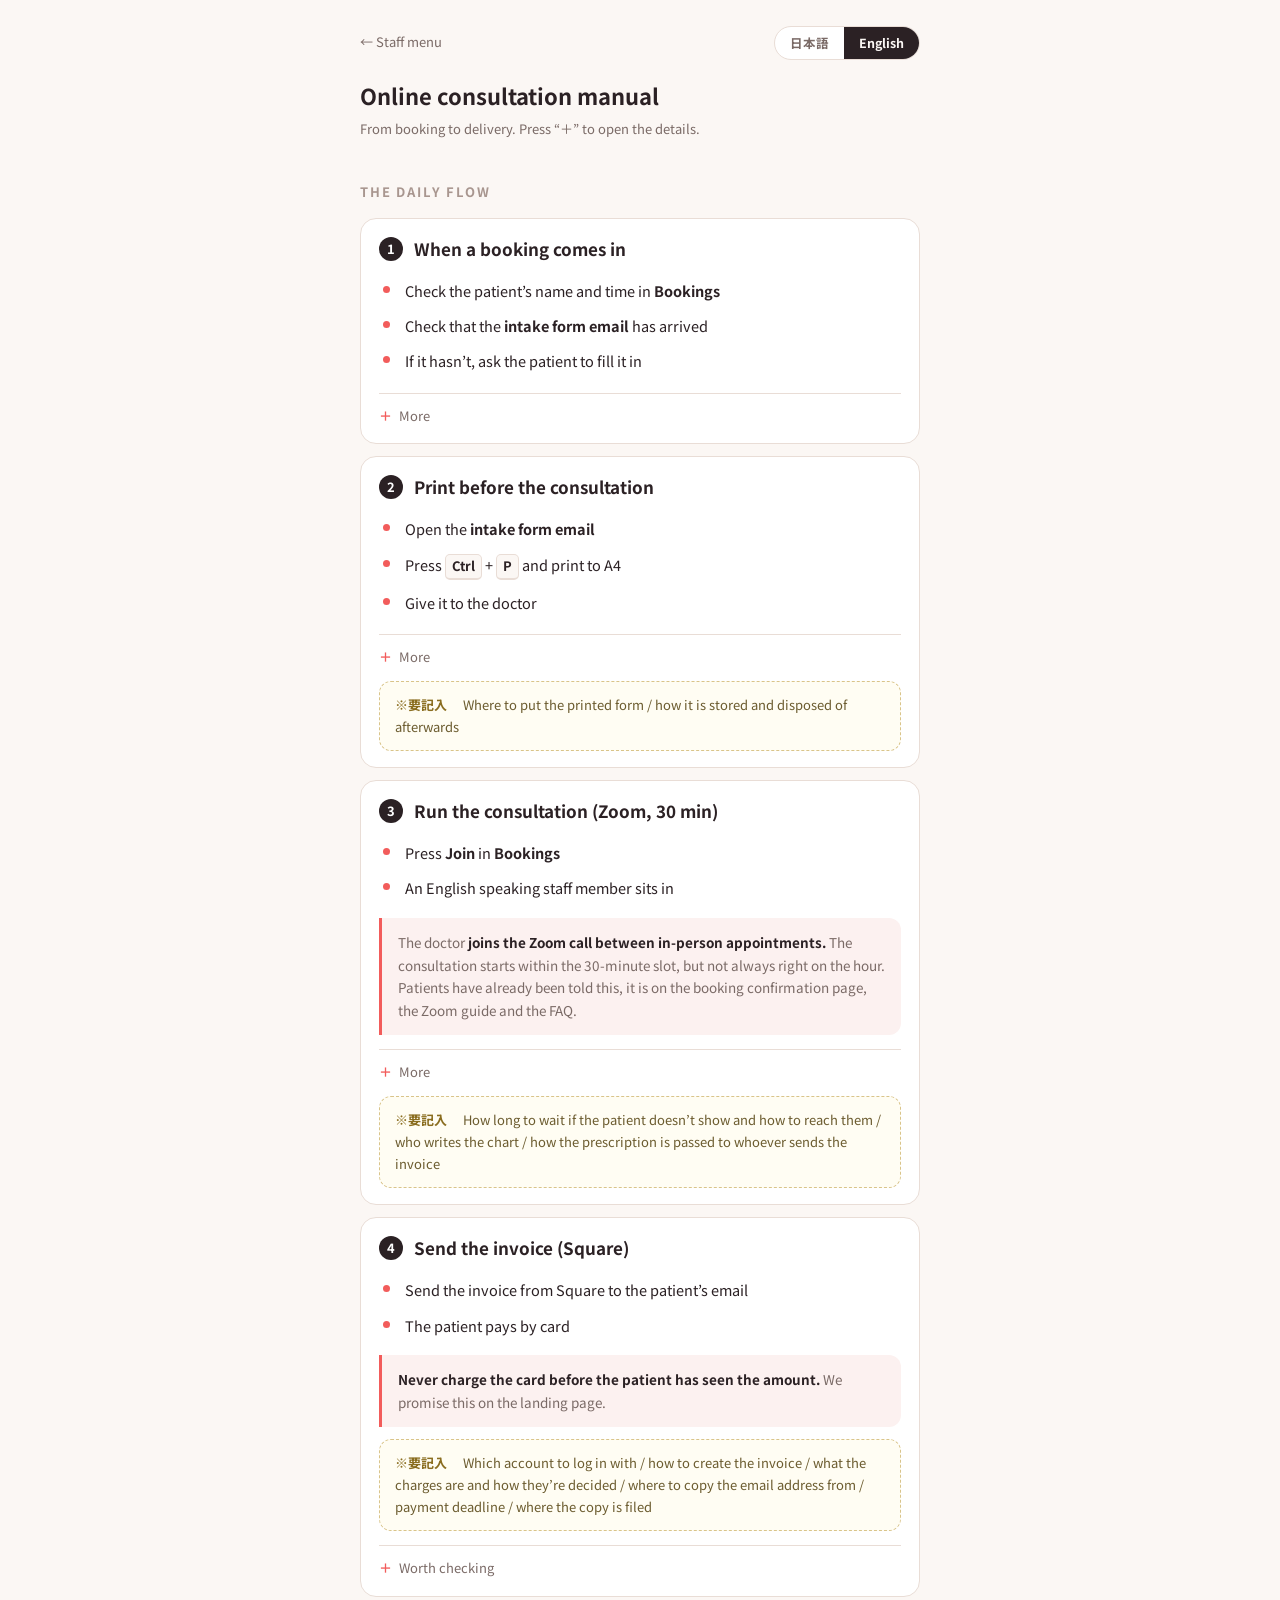
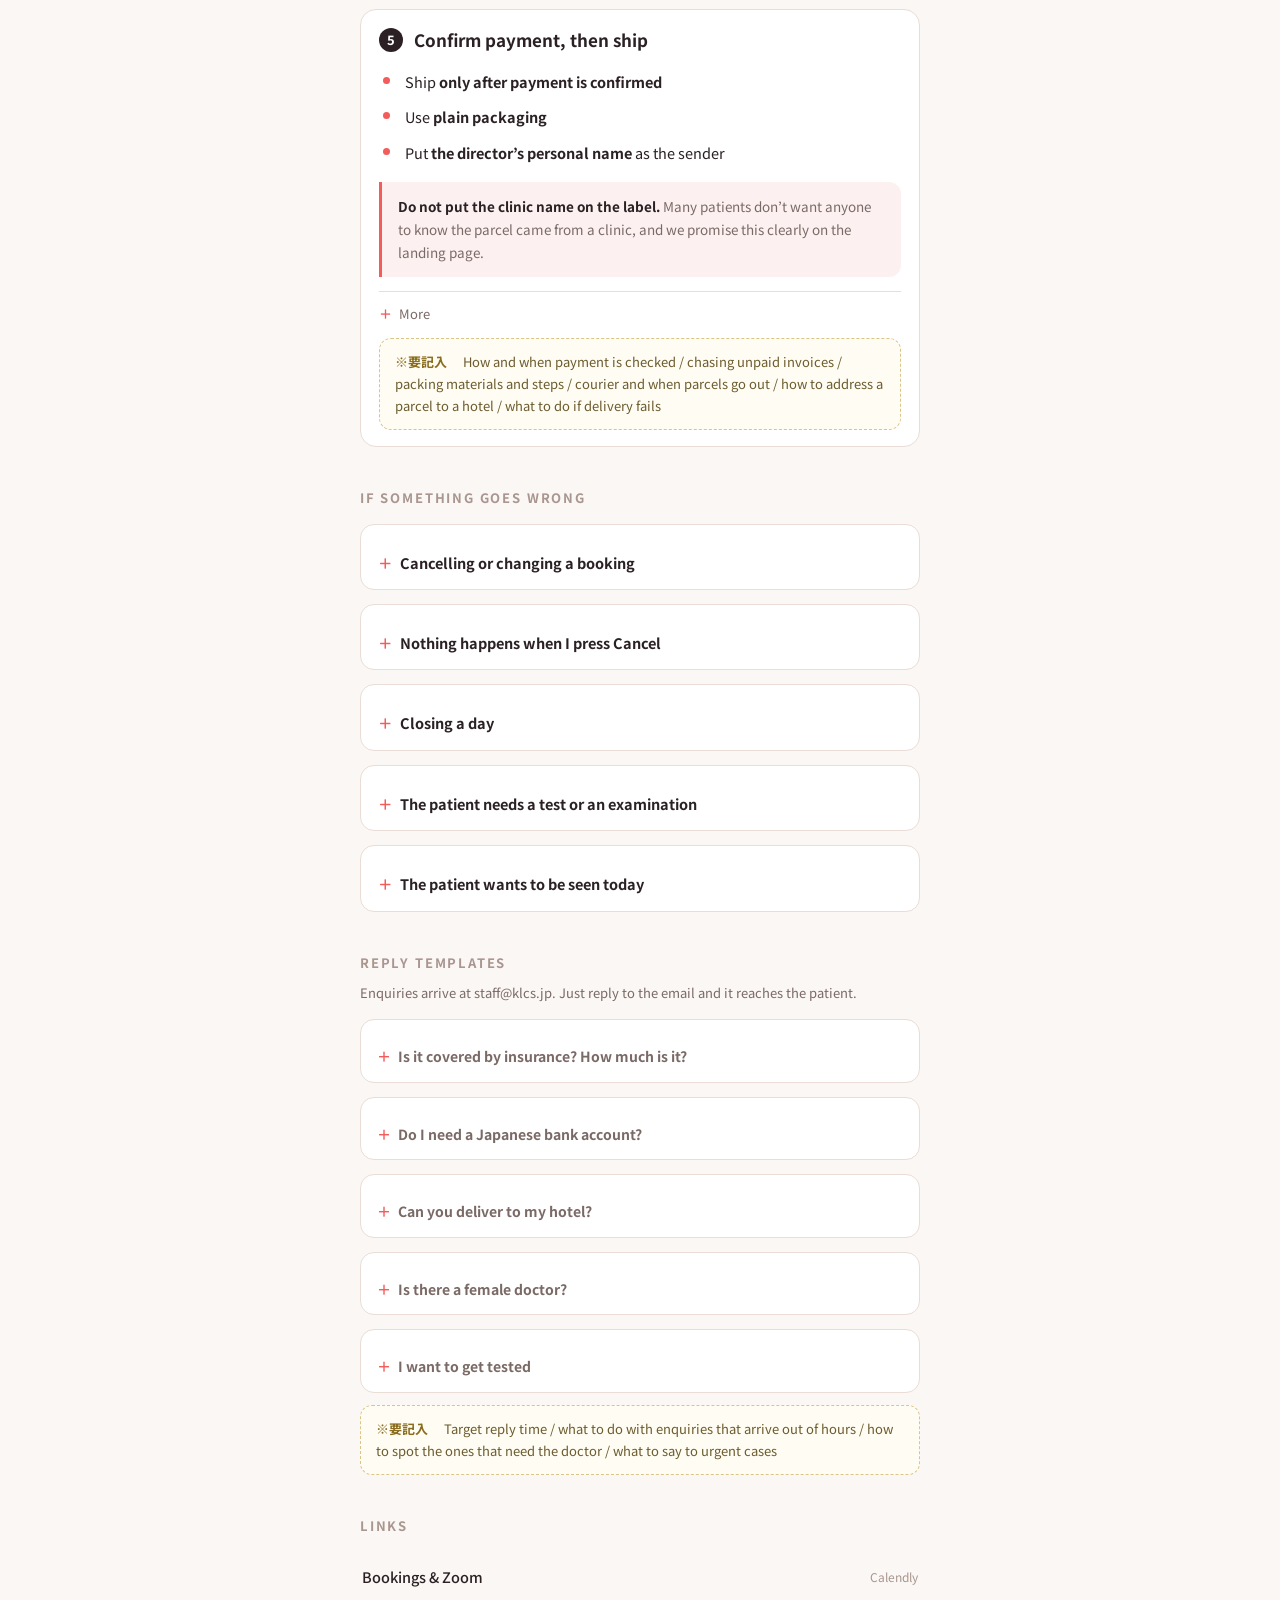
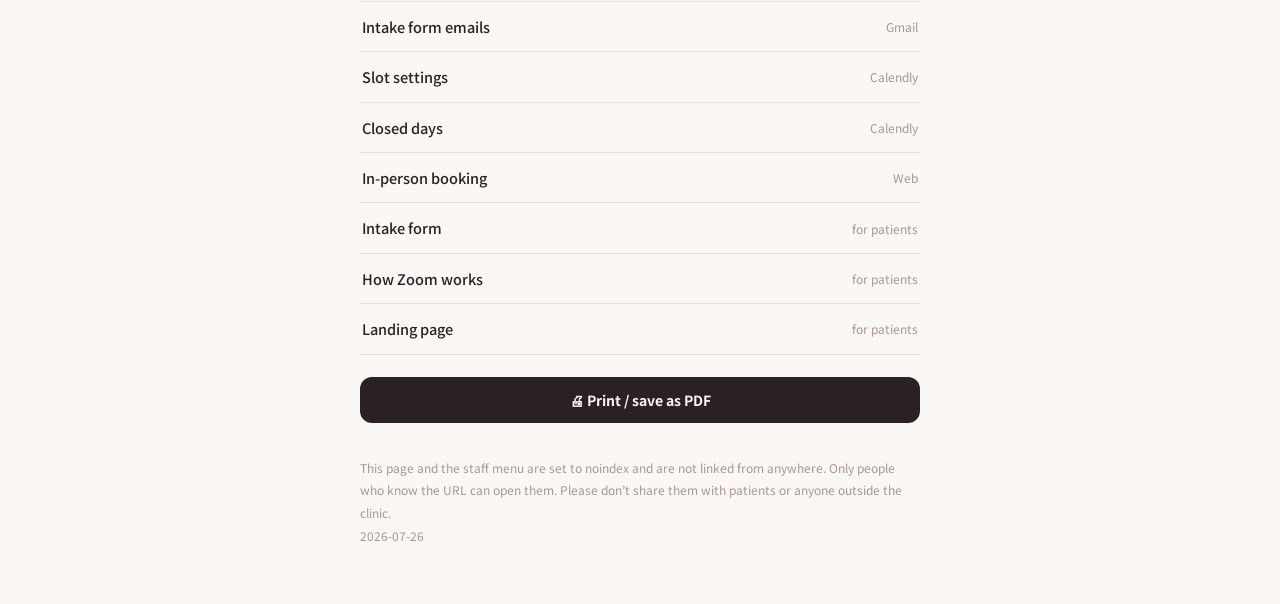
<file: manual.html>
<!DOCTYPE html>
<html lang="ja">
<head>
<meta charset="UTF-8" />
<meta name="viewport" content="width=device-width, initial-scale=1.0" />
<title>マニュアル, K Ladies Clinic スタッフ</title>
<meta name="robots" content="noindex, nofollow" />
<link rel="icon" href="data:image/svg+xml,%3Csvg xmlns='http://www.w3.org/2000/svg' viewBox='0 0 32 32'%3E%3Crect width='32' height='32' rx='6' fill='%232B2124'/%3E%3Ctext x='16' y='23' text-anchor='middle' font-family='Georgia,serif' font-size='20' font-weight='bold' fill='%23FFFFFF'%3EK%3C/text%3E%3C/svg%3E" />
<link rel="preconnect" href="https://fonts.googleapis.com" />
<link rel="preconnect" href="https://fonts.gstatic.com" crossorigin />
<link href="https://fonts.googleapis.com/css2?family=Noto+Sans+JP:wght@400;500;700&display=swap" rel="stylesheet" />
<style>
  * { margin: 0; padding: 0; box-sizing: border-box; }
  :root {
    --paper: #FBF7F4; --ink: #2B2124; --soft: #7A6A66; --faint: #A8968F;
    --line: #E9DDD6; --accent: #F25C5B;
  }
  body {
    font-family: 'Noto Sans JP', sans-serif; background: var(--paper); color: var(--ink);
    padding: 26px 18px 56px; line-height: 1.75; -webkit-text-size-adjust: 100%;
  }
  .sheet { max-width: 560px; margin: 0 auto; }

  /* 言語切り替え */
  body.lang-ja [data-lang="en"] { display: none !important; }
  body.lang-en [data-lang="ja"] { display: none !important; }

  .topbar { display: flex; justify-content: space-between; align-items: center; gap: 12px; margin-bottom: 16px; }
  .back { font-size: 13px; color: var(--soft); text-decoration: none; }
  .back:hover { color: var(--accent); }
  .langs { display: flex; border: 1px solid var(--line); border-radius: 999px; overflow: hidden; background: #FFFFFF; flex-shrink: 0; }
  .langs button {
    border: 0; background: transparent; font-family: inherit; font-size: 12.5px; font-weight: 700;
    color: var(--soft); padding: 7px 15px; cursor: pointer; line-height: 1.4;
  }
  .langs button[aria-pressed="true"] { background: var(--ink); color: var(--paper); }

  h1 { font-size: 22px; font-weight: 700; }
  .sub { font-size: 13px; color: var(--soft); margin-top: 4px; }

  h2 {
    font-size: 13px; letter-spacing: .14em; color: var(--faint); font-weight: 700;
    margin: 40px 0 14px;
  }

  .card {
    background: #FFFFFF; border: 1px solid var(--line); border-radius: 16px;
    padding: 18px 18px 16px; margin-bottom: 12px;
  }
  .card-h { display: flex; align-items: center; gap: 11px; }
  .card-h .n {
    font-size: 13px; font-weight: 700; color: #FFFFFF; background: var(--ink);
    min-width: 24px; height: 24px; border-radius: 50%; text-align: center;
    line-height: 24px; flex-shrink: 0;
  }
  .card-h h3 { font-size: 17px; font-weight: 700; line-height: 1.4; }
  .do { list-style: none; margin-top: 12px; }
  .do li { font-size: 14.5px; padding: 5px 0 5px 26px; position: relative; }
  .do li::before {
    content: ""; position: absolute; left: 4px; top: 13px;
    width: 7px; height: 7px; border-radius: 50%; background: var(--accent);
  }
  .key {
    display: inline-block; background: var(--paper); border: 1px solid var(--line);
    border-bottom-width: 2px; border-radius: 5px; padding: 0 6px; font-size: 13px; font-weight: 700;
  }

  details { border-top: 1px solid var(--line); margin-top: 14px; padding-top: 11px; }
  details summary {
    font-size: 13px; color: var(--soft); cursor: pointer; list-style: none;
    display: flex; align-items: center; gap: 7px;
  }
  details summary::-webkit-details-marker { display: none; }
  details summary::before { content: "＋"; color: var(--accent); font-weight: 700; }
  details[open] summary::before { content: "−"; }
  details summary:hover { color: var(--accent); }
  details .body { font-size: 13.5px; color: var(--soft); padding: 10px 0 2px 20px; }
  details .body p + p { margin-top: 8px; }
  details .body b { color: var(--ink); }

  .qa {
    background: #FFFFFF; border: 1px solid var(--line); border-radius: 14px;
    margin-bottom: 10px; overflow: hidden;
  }
  .qa > summary {
    border: 0; margin: 0; padding: 14px 17px; font-size: 14.5px; font-weight: 700; color: var(--ink);
  }
  .qa[open] > summary::before { content: "−"; }
  .qa .body { padding: 0 17px 15px 38px; font-size: 14px; color: var(--soft); }
  .qa .body ol { list-style: none; counter-reset: q; }
  .qa .body ol li {
    counter-increment: q; padding: 4px 0 4px 24px; position: relative; color: var(--ink);
  }
  .qa .body ol li::before {
    content: counter(q) "."; position: absolute; left: 2px; color: var(--accent); font-weight: 700;
  }

  .tpl { background: #FFFFFF; border: 1px solid var(--line); border-radius: 14px; margin-bottom: 10px; }
  .tpl > summary { padding: 13px 16px; font-size: 14px; font-weight: 700; }
  .tpl .body { padding: 0 16px 14px; }
  .en-txt {
    background: var(--paper); border-radius: 9px; padding: 12px 14px;
    font-size: 13.5px; line-height: 1.7; color: var(--ink); user-select: all;
  }

  .warn {
    background: #FCF1F0; border-left: 3px solid var(--accent); border-radius: 0 12px 12px 0;
    padding: 13px 16px; margin: 12px 0; font-size: 13.5px; line-height: 1.7; color: var(--soft);
  }
  .warn b { color: var(--ink); }

  .todo {
    background: #FFFDF3; border: 1px dashed #D9C48A; border-radius: 12px;
    padding: 12px 15px; margin-top: 12px; font-size: 13px; color: #6B5B2E; line-height: 1.7;
  }
  .todo b { color: #8A6D1F; }

  .links { list-style: none; }
  .links li { border-bottom: 1px solid var(--line); }
  .links a {
    display: flex; justify-content: space-between; gap: 14px; align-items: center;
    padding: 12px 2px; text-decoration: none; color: var(--ink); font-size: 14.5px; font-weight: 500;
  }
  .links a span.tag { font-size: 12px; color: var(--faint); font-weight: 400; text-align: right; }
  .links a:hover { color: var(--accent); }

  .foot { margin-top: 34px; font-size: 12px; color: var(--faint); line-height: 1.9; }

  .print-btn {
    display: block; width: 100%; margin-top: 22px;
    background: var(--ink); color: var(--paper); border: 0; border-radius: 12px;
    padding: 13px; font-size: 14px; font-weight: 700; cursor: pointer; font-family: inherit;
  }

  @media print {
    @page { size: A4; margin: 15mm; }
    body { background: #FFF; padding: 0; font-size: 10pt; }
    .sheet { max-width: none; }
    .back, .print-btn, .langs { display: none !important; }
    details summary { display: none; }
    details .body, .qa .body, .tpl .body { display: block !important; padding-left: 0; }
    .qa > summary, .tpl > summary { display: block; }
    .qa, .tpl, .card { break-inside: avoid; border: 1px solid #CCC; }
    h2 { break-after: avoid; }
  }
</style>
</head>
<body class="lang-ja">
<div class="sheet">

<div class="topbar">
  <a class="back" href="staff.html">
    <span data-lang="ja">← スタッフメニュー</span>
    <span data-lang="en">← Staff menu</span>
  </a>
  <div class="langs">
    <button type="button" id="btn-ja" aria-pressed="true" onclick="setLang('ja')">日本語</button>
    <button type="button" id="btn-en" aria-pressed="false" onclick="setLang('en')">English</button>
  </div>
</div>

<h1>
  <span data-lang="ja">オンライン英語診療マニュアル</span>
  <span data-lang="en">Online consultation manual</span>
</h1>
<p class="sub">
  <span data-lang="ja">予約が入ってから薬を送るまで。「＋」を押すと詳しい説明が開きます。</span>
  <span data-lang="en">From booking to delivery. Press “＋” to open the details.</span>
</p>

<h2><span data-lang="ja">毎日の流れ</span><span data-lang="en">THE DAILY FLOW</span></h2>

<!-- 1 -->
<div class="card">
  <div class="card-h"><span class="n">1</span>
    <h3><span data-lang="ja">予約が入ったら</span><span data-lang="en">When a booking comes in</span></h3>
  </div>
  <ul class="do">
    <li>
      <span data-lang="ja"><b>予約一覧</b>で患者名と時間を確認する</span>
      <span data-lang="en">Check the patient’s name and time in <b>Bookings</b></span>
    </li>
    <li>
      <span data-lang="ja"><b>問診票メール</b>が届いているか確認する</span>
      <span data-lang="en">Check that the <b>intake form email</b> has arrived</span>
    </li>
    <li>
      <span data-lang="ja">届いていなければ患者さんに記入をお願いする</span>
      <span data-lang="en">If it hasn’t, ask the patient to fill it in</span>
    </li>
  </ul>
  <details>
    <summary><span data-lang="ja">詳しく</span><span data-lang="en">More</span></summary>
    <div class="body">
      <p data-lang="ja">確認メールとZoomリンクは<b>Calendlyが自動で送ります。</b>スタッフの操作は不要です。</p>
      <p data-lang="en">The confirmation email and the Zoom link are <b>sent automatically by Calendly.</b> You don’t need to do anything.</p>
      <p data-lang="ja">問診票のURL → <b>kladiesclinic.github.io/intake.html</b>（記入5分）</p>
      <p data-lang="en">Intake form → <b>kladiesclinic.github.io/intake.html</b> (takes about 5 minutes)</p>
      <p data-lang="ja"><b>予約は開始30分前まで入ります。</b>直前の予約では問診票が間に合わないことがあります。初回処方の場合は、問診票なしで診察に入らないでください（血栓症・片頭痛・喫煙・血圧の確認が必要なため）。</p>
      <p data-lang="en"><b>Patients can book up to 30 minutes before the start time.</b> With last-minute bookings the intake form may not arrive in time. For a first prescription, do not start the consultation without it, we need to check blood clots, migraine, smoking and blood pressure.</p>
    </div>
  </details>
</div>

<!-- 2 -->
<div class="card">
  <div class="card-h"><span class="n">2</span>
    <h3><span data-lang="ja">診察前に印刷する</span><span data-lang="en">Print before the consultation</span></h3>
  </div>
  <ul class="do">
    <li>
      <span data-lang="ja"><b>問診票メール</b>を開く</span>
      <span data-lang="en">Open the <b>intake form email</b></span>
    </li>
    <li>
      <span data-lang="ja"><span class="key">Ctrl</span> + <span class="key">P</span> でA4印刷する</span>
      <span data-lang="en">Press <span class="key">Ctrl</span> + <span class="key">P</span> and print to A4</span>
    </li>
    <li>
      <span data-lang="ja">医師に渡す</span>
      <span data-lang="en">Give it to the doctor</span>
    </li>
  </ul>
  <details>
    <summary><span data-lang="ja">詳しく</span><span data-lang="en">More</span></summary>
    <div class="body">
      <p data-lang="ja">件名は <b>【問診票】患者名（生年月日）</b>。項目も回答も<b>日本語に翻訳済み</b>で届きます（英語の原文はカッコ内）。Googleスプレッドシートを開く必要はありません。</p>
      <p data-lang="en">The subject line is <b>【問診票】patient name (date of birth)</b>. Both the questions and the answers <b>arrive already translated into Japanese</b>, with the English original in brackets. You don’t need to open any spreadsheet.</p>
      <p data-lang="ja">日本産科婦人科学会「OC・LEPガイドライン」初回処方時チェックリスト（2020年版）に沿った内容です。</p>
      <p data-lang="en">It follows the JSOG (Japan Society of Obstetrics and Gynecology) OC/LEP first-prescription checklist, 2020 edition.</p>
    </div>
  </details>
  <div class="todo">
    <b>※要記入</b>
    <span data-lang="ja">　印刷した問診票の置き場所／診察後の保管・廃棄ルール</span>
    <span data-lang="en">　Where to put the printed form / how it is stored and disposed of afterwards</span>
  </div>
</div>

<!-- 3 -->
<div class="card">
  <div class="card-h"><span class="n">3</span>
    <h3><span data-lang="ja">診察する（Zoom・30分）</span><span data-lang="en">Run the consultation (Zoom, 30 min)</span></h3>
  </div>
  <ul class="do">
    <li>
      <span data-lang="ja"><b>予約一覧</b>から <b>Join</b> を押す</span>
      <span data-lang="en">Press <b>Join</b> in <b>Bookings</b></span>
    </li>
    <li>
      <span data-lang="ja">英語対応スタッフが同席する</span>
      <span data-lang="en">An English speaking staff member sits in</span>
    </li>
  </ul>
  <div class="warn">
    <span data-lang="ja">医師は<b>来院診察の合間にZoomに入室します。</b>診察は30分の枠内に開始しますが、開始時刻ちょうどとは限りません。患者さんには「枠内に始まる／数分遅れることがある」と伝えてあります（予約完了ページ・Zoom案内・FAQに記載済み）。</span>
    <span data-lang="en">The doctor <b>joins the Zoom call between in-person appointments.</b> The consultation starts within the 30-minute slot, but not always right on the hour. Patients have already been told this, it is on the booking confirmation page, the Zoom guide and the FAQ.</span>
  </div>
  <details>
    <summary><span data-lang="ja">詳しく</span><span data-lang="en">More</span></summary>
    <div class="body">
      <p data-lang="ja">患者さんがZoomに入れないときは、使い方ガイド（英語）を案内してください → <b>kladiesclinic.github.io/zoom.html</b></p>
      <p data-lang="en">If the patient can’t get into Zoom, send them the guide → <b>kladiesclinic.github.io/zoom.html</b></p>
      <p data-lang="ja">アカウント登録もアプリのインストールも不要で、リンクを押すだけで入れます。</p>
      <p data-lang="en">No account and no app are needed, they just click the link.</p>
    </div>
  </details>
  <div class="todo">
    <b>※要記入</b>
    <span data-lang="ja">　患者さんが来ないときの待ち時間と連絡方法／カルテ記載の担当／処方内容をSquare担当にどう伝えるか</span>
    <span data-lang="en">　How long to wait if the patient doesn’t show and how to reach them / who writes the chart / how the prescription is passed to whoever sends the invoice</span>
  </div>
</div>

<!-- 4 -->
<div class="card">
  <div class="card-h"><span class="n">4</span>
    <h3><span data-lang="ja">請求書を送る（Square）</span><span data-lang="en">Send the invoice (Square)</span></h3>
  </div>
  <ul class="do">
    <li>
      <span data-lang="ja">Squareから患者さんのメール宛に請求書を送る</span>
      <span data-lang="en">Send the invoice from Square to the patient’s email</span>
    </li>
    <li>
      <span data-lang="ja">患者さんがカードで支払う</span>
      <span data-lang="en">The patient pays by card</span>
    </li>
  </ul>
  <div class="warn">
    <span data-lang="ja"><b>カードから勝手に引き落とさないこと。</b>患者さんが金額を見てから支払う、とLPで約束しています。</span>
    <span data-lang="en"><b>Never charge the card before the patient has seen the amount.</b> We promise this on the landing page.</span>
  </div>
  <div class="todo">
    <b>※要記入</b>
    <span data-lang="ja">　ログインアカウント／請求書の作成手順／金額の内訳と決め方／宛先メールの転記元／支払期限／控えの保存先</span>
    <span data-lang="en">　Which account to log in with / how to create the invoice / what the charges are and how they’re decided / where to copy the email address from / payment deadline / where the copy is filed</span>
  </div>
  <details>
    <summary><span data-lang="ja">確認しておきたいこと</span><span data-lang="en">Worth checking</span></summary>
    <div class="body">
      <p data-lang="ja">Squareの請求書メールが<b>英語で届く設定になっているか</b>、一度ご確認ください。日本語のままなら、内容を英語で補足するかSquare側の設定変更が必要です。</p>
      <p data-lang="en">Please check whether <b>Square is set to send the invoice email in English.</b> If it still goes out in Japanese, either explain the contents in English or change the setting in Square.</p>
      <p data-lang="ja">（LPには「請求書が英語で届く」とは書いていません）</p>
      <p data-lang="en">(The landing page does not claim the invoice is in English.)</p>
    </div>
  </details>
</div>

<!-- 5 -->
<div class="card">
  <div class="card-h"><span class="n">5</span>
    <h3><span data-lang="ja">入金を確認して発送する</span><span data-lang="en">Confirm payment, then ship</span></h3>
  </div>
  <ul class="do">
    <li>
      <span data-lang="ja"><b>入金を確認してから</b>発送する</span>
      <span data-lang="en">Ship <b>only after payment is confirmed</b></span>
    </li>
    <li>
      <span data-lang="ja"><b>無地の梱包</b>で送る</span>
      <span data-lang="en">Use <b>plain packaging</b></span>
    </li>
    <li>
      <span data-lang="ja">差出人は<b>院長個人名</b>にする</span>
      <span data-lang="en">Put <b>the director’s personal name</b> as the sender</span>
    </li>
  </ul>
  <div class="warn">
    <span data-lang="ja"><b>伝票にクリニック名を書かないこと。</b>「クリニックからの荷物だと知られたくない」という患者さんが多く、LPで明確に約束しています。</span>
    <span data-lang="en"><b>Do not put the clinic name on the label.</b> Many patients don’t want anyone to know the parcel came from a clinic, and we promise this clearly on the landing page.</span>
  </div>
  <details>
    <summary><span data-lang="ja">詳しく</span><span data-lang="en">More</span></summary>
    <div class="body">
      <p data-lang="ja"><b>追跡番号は患者さんに送っていません。</b>荷物について問い合わせがあった場合は、こちらで配送状況を調べて回答してください。LPには「メッセージをいただければスタッフが確認します」と書いてあります。</p>
      <p data-lang="en"><b>We do not send tracking numbers to patients.</b> If someone asks about their parcel, look it up and reply to them. The landing page tells patients to message us and staff will check.</p>
    </div>
  </details>
  <div class="todo">
    <b>※要記入</b>
    <span data-lang="ja">　入金の確認方法とタイミング／未入金時の督促／梱包資材と手順／配送業者と発送タイミング／ホテル宛の書き方／不在・返送時の対応</span>
    <span data-lang="en">　How and when payment is checked / chasing unpaid invoices / packing materials and steps / courier and when parcels go out / how to address a parcel to a hotel / what to do if delivery fails</span>
  </div>
</div>

<h2><span data-lang="ja">困ったとき</span><span data-lang="en">IF SOMETHING GOES WRONG</span></h2>

<details class="qa">
  <summary><span data-lang="ja">予約をキャンセル・変更したい</span><span data-lang="en">Cancelling or changing a booking</span></summary>
  <div class="body">
    <p data-lang="ja">患者さんのCalendly確認メールの下に <b>Reschedule</b>（変更）と <b>Cancel</b>（キャンセル）のリンクがあります。基本はこちらを案内してください。</p>
    <p data-lang="en">There are <b>Reschedule</b> and <b>Cancel</b> links at the bottom of the patient’s Calendly confirmation email. Point them there first.</p>
    <p data-lang="ja" style="margin-top:10px">スタッフが操作する場合：</p>
    <p data-lang="en" style="margin-top:10px">If you do it yourself:</p>
    <ol data-lang="ja">
      <li>予約一覧を開く</li>
      <li>該当の予約をクリックする</li>
      <li>Cancel を押し、理由を入力して確定する</li>
    </ol>
    <ol data-lang="en">
      <li>Open Bookings</li>
      <li>Click the booking</li>
      <li>Press Cancel, type a reason, and confirm</li>
    </ol>
  </div>
</details>

<details class="qa">
  <summary><span data-lang="ja">Cancelを押しても何も出てこない</span><span data-lang="en">Nothing happens when I press Cancel</span></summary>
  <div class="body">
    <p data-lang="ja">Calendly側の表示の不具合です。エラーではありません。</p>
    <p data-lang="en">This is a display bug on Calendly’s side, not an error.</p>
    <p data-lang="ja"><span class="key">Ctrl</span> + <span class="key">Shift</span> + <span class="key">R</span> でページを強制再読み込みしてから、もう一度Cancelを押してください。</p>
    <p data-lang="en">Hard-reload the page with <span class="key">Ctrl</span> + <span class="key">Shift</span> + <span class="key">R</span>, then press Cancel again.</p>
  </div>
</details>

<details class="qa">
  <summary><span data-lang="ja">休診日にしたい</span><span data-lang="en">Closing a day</span></summary>
  <div class="body">
    <p data-lang="ja"><b>急な休み →</b> Googleカレンダー <b>staff@klcs.jp</b> に終日の予定を1件入れる。それだけで予約枠が自動で閉じます。こちらが簡単です。</p>
    <p data-lang="en"><b>A sudden day off →</b> add a single all-day event to the <b>staff@klcs.jp</b> Google Calendar. The slots close automatically. This is the easy way.</p>
    <p data-lang="ja" style="margin-top:10px"><b>お盆・年末年始など決まった休み →</b> Calendlyで登録します：</p>
    <p data-lang="en" style="margin-top:10px"><b>Planned holidays (Obon, New Year) →</b> register them in Calendly:</p>
    <ol data-lang="ja">
      <li>Availability → Schedules を開く</li>
      <li>ページ<b>いちばん下</b>の「+ Hours」を押す</li>
      <li>休診にする日付を選ぶ（複数可）</li>
      <li>Apply を押す</li>
      <li>Unavailable を選んで保存</li>
    </ol>
    <ol data-lang="en">
      <li>Open Availability → Schedules</li>
      <li>Press “+ Hours” at the <b>very bottom</b> of the page</li>
      <li>Pick the dates to close (you can pick several)</li>
      <li>Press Apply</li>
      <li>Choose Unavailable and save</li>
    </ol>
    <p data-lang="ja" style="margin-top:10px"><b>診察時間そのものを変える →</b> Calendlyの「Working hours (Default)」を編集。全予約枠に影響するので、既存の予約がないか先に確認してください。</p>
    <p data-lang="en" style="margin-top:10px"><b>Changing the consultation hours themselves →</b> edit “Working hours (Default)” in Calendly. This affects every slot, so check for existing bookings first.</p>
  </div>
</details>

<details class="qa">
  <summary><span data-lang="ja">検査・内診が必要と言われた</span><span data-lang="en">The patient needs a test or an examination</span></summary>
  <div class="body">
    <p data-lang="ja">次の相談は<b>オンラインでは対応できません。</b>不正出血／おりもの・かゆみ／性感染症検査／子宮頸がん検診／膀胱炎</p>
    <p data-lang="en">These <b>cannot be handled online:</b> bleeding outside the period / discharge or itching / STD testing / Pap smear / bladder infection.</p>
    <p data-lang="ja" style="margin-top:10px">新宿院への<b>来院予約</b>を案内してください。</p>
    <p data-lang="en" style="margin-top:10px">Point the patient to an <b>in-person booking</b> at the Shinjuku clinic.</p>
    <p><a href="https://keicuri-booking.vercel.app/" target="_blank" rel="noopener">
      <span data-lang="ja">来院予約ページを開く</span><span data-lang="en">Open the in-person booking page</span>
    </a></p>
    <div class="todo" style="margin-top:12px">
      <b>※要記入</b>
      <span data-lang="ja">　診察の途中で来院が必要と分かった場合の診察料／予約を代わりに取るかどうか</span>
      <span data-lang="en">　What to charge if this comes up mid-consultation / whether staff book the visit or the patient does</span>
    </div>
  </div>
</details>

<details class="qa">
  <summary><span data-lang="ja">今日すぐ診てほしいと言われた</span><span data-lang="en">The patient wants to be seen today</span></summary>
  <div class="body">
    <p data-lang="ja"><b>開始30分前まで</b>予約できるので、当日対応はかなり柔軟にできます。</p>
    <p data-lang="en">Patients can book <b>up to 30 minutes before</b> the start time, so same-day requests are usually fine.</p>
    <p data-lang="ja">30分を切った枠は患者さん側から予約できません。その場合はCalendlyの管理画面から手動で予定を作るか、次の枠を案内してください。</p>
    <p data-lang="en">Inside 30 minutes the patient can’t book it themselves. Either create the event manually in Calendly, or offer them the next slot.</p>
  </div>
</details>

<h2><span data-lang="ja">英語の返信テンプレ</span><span data-lang="en">REPLY TEMPLATES</span></h2>
<p class="sub" style="margin:-6px 0 14px">
  <span data-lang="ja">問い合わせは staff@klcs.jp に届きます。そのまま返信すれば患者さんに届きます。</span>
  <span data-lang="en">Enquiries arrive at staff@klcs.jp. Just reply to the email and it reaches the patient.</span>
</p>

<details class="tpl">
  <summary><span data-lang="ja">保険は使える？ いくらかかる？</span><span data-lang="en">Is it covered by insurance? How much is it?</span></summary>
  <div class="body"><div class="en-txt">Our online consultations are self-pay (not covered by Japanese national health insurance). After your consultation we send an invoice by email, you will see the exact amount before you pay.</div></div>
</details>

<details class="tpl">
  <summary><span data-lang="ja">日本の銀行口座がなくても大丈夫？</span><span data-lang="en">Do I need a Japanese bank account?</span></summary>
  <div class="body"><div class="en-txt">Yes. Payment is by credit card through Square, so you do not need a Japanese bank account.</div></div>
</details>

<details class="tpl">
  <summary><span data-lang="ja">ホテルに送ってもらえる？</span><span data-lang="en">Can you deliver to my hotel?</span></summary>
  <div class="body"><div class="en-txt">Yes, we deliver anywhere in Japan, including hotels. The package is plain and there is no clinic name on the label. Please give us the hotel name, your room reservation name, and the dates you will be staying.</div></div>
</details>

<details class="tpl">
  <summary><span data-lang="ja">女性の医師はいる？</span><span data-lang="en">Is there a female doctor?</span></summary>
  <div class="body"><div class="en-txt">Our doctors are male, and an English speaking female staff member is present on every call. Please let us know if you have any concerns, we will do our best to make you comfortable.</div></div>
</details>

<details class="tpl">
  <summary><span data-lang="ja">検査を受けたい</span><span data-lang="en">I want to get tested</span></summary>
  <div class="body"><div class="en-txt">Tests and examinations need to be done in person. Please book a visit to our Shinjuku clinic here: https://keicuri-booking.vercel.app/en</div></div>
</details>

<div class="todo">
  <b>※要記入</b>
  <span data-lang="ja">　返信までの目標時間／時間外・休診日に届いた場合／医師の判断が必要な内容の見分け方／緊急性が高い相談への案内文</span>
  <span data-lang="en">　Target reply time / what to do with enquiries that arrive out of hours / how to spot the ones that need the doctor / what to say to urgent cases</span>
</div>

<h2><span data-lang="ja">リンク</span><span data-lang="en">LINKS</span></h2>
<ul class="links">
  <li><a href="https://calendly.com/app/scheduled_events/user/me" target="_blank" rel="noopener">
    <span data-lang="ja">予約一覧・Zoom入室</span><span data-lang="en">Bookings &amp; Zoom</span><span class="tag">Calendly</span></a></li>
  <li><a href="https://mail.google.com/mail/u/0/#search/%E5%95%8F%E8%A8%BA%E7%A5%A8" target="_blank" rel="noopener">
    <span data-lang="ja">問診票メール</span><span data-lang="en">Intake form emails</span><span class="tag">Gmail</span></a></li>
  <li><a href="https://calendly.com/app/scheduling/meeting_types/user/me" target="_blank" rel="noopener">
    <span data-lang="ja">診察枠の設定</span><span data-lang="en">Slot settings</span><span class="tag">Calendly</span></a></li>
  <li><a href="https://calendly.com/app/availability/schedules" target="_blank" rel="noopener">
    <span data-lang="ja">休診日の設定</span><span data-lang="en">Closed days</span><span class="tag">Calendly</span></a></li>
  <li><a href="https://keicuri-booking.vercel.app/" target="_blank" rel="noopener">
    <span data-lang="ja">来院予約ページ</span><span data-lang="en">In-person booking</span><span class="tag">Web</span></a></li>
  <li><a href="intake.html" target="_blank">
    <span data-lang="ja">問診票</span><span data-lang="en">Intake form</span>
    <span class="tag"><span data-lang="ja">患者さん用</span><span data-lang="en">for patients</span></span></a></li>
  <li><a href="zoom.html" target="_blank">
    <span data-lang="ja">Zoomの使い方</span><span data-lang="en">How Zoom works</span>
    <span class="tag"><span data-lang="ja">患者さん用</span><span data-lang="en">for patients</span></span></a></li>
  <li><a href="index.html" target="_blank">
    <span data-lang="ja">英語LP</span><span data-lang="en">Landing page</span>
    <span class="tag"><span data-lang="ja">患者さん用</span><span data-lang="en">for patients</span></span></a></li>
</ul>

<button class="print-btn" onclick="window.print()">
  <span data-lang="ja">🖨 印刷 / PDFで保存</span>
  <span data-lang="en">🖨 Print / save as PDF</span>
</button>

<p class="foot">
  <span data-lang="ja">このページとスタッフメニューは検索避けを設定しており、どこからもリンクしていません。URLを知っている人だけが開けます。患者さんや外部に共有しないでください。</span>
  <span data-lang="en">This page and the staff menu are set to noindex and are not linked from anywhere. Only people who know the URL can open them. Please don’t share them with patients or anyone outside the clinic.</span>
  <br />2026-07-26
</p>

</div>

<script>
  function setLang(l) {
    document.body.className = 'lang-' + l;
    document.documentElement.lang = l;
    document.getElementById('btn-ja').setAttribute('aria-pressed', l === 'ja');
    document.getElementById('btn-en').setAttribute('aria-pressed', l === 'en');
    try { localStorage.setItem('klcsManualLang', l); } catch (e) {}
  }
  (function () {
    var saved;
    try { saved = localStorage.getItem('klcsManualLang'); } catch (e) {}
    if (!saved) saved = (navigator.language || '').toLowerCase().indexOf('ja') === 0 ? 'ja' : 'en';
    setLang(saved);
  })();
</script>

</body>
</html>
</file>
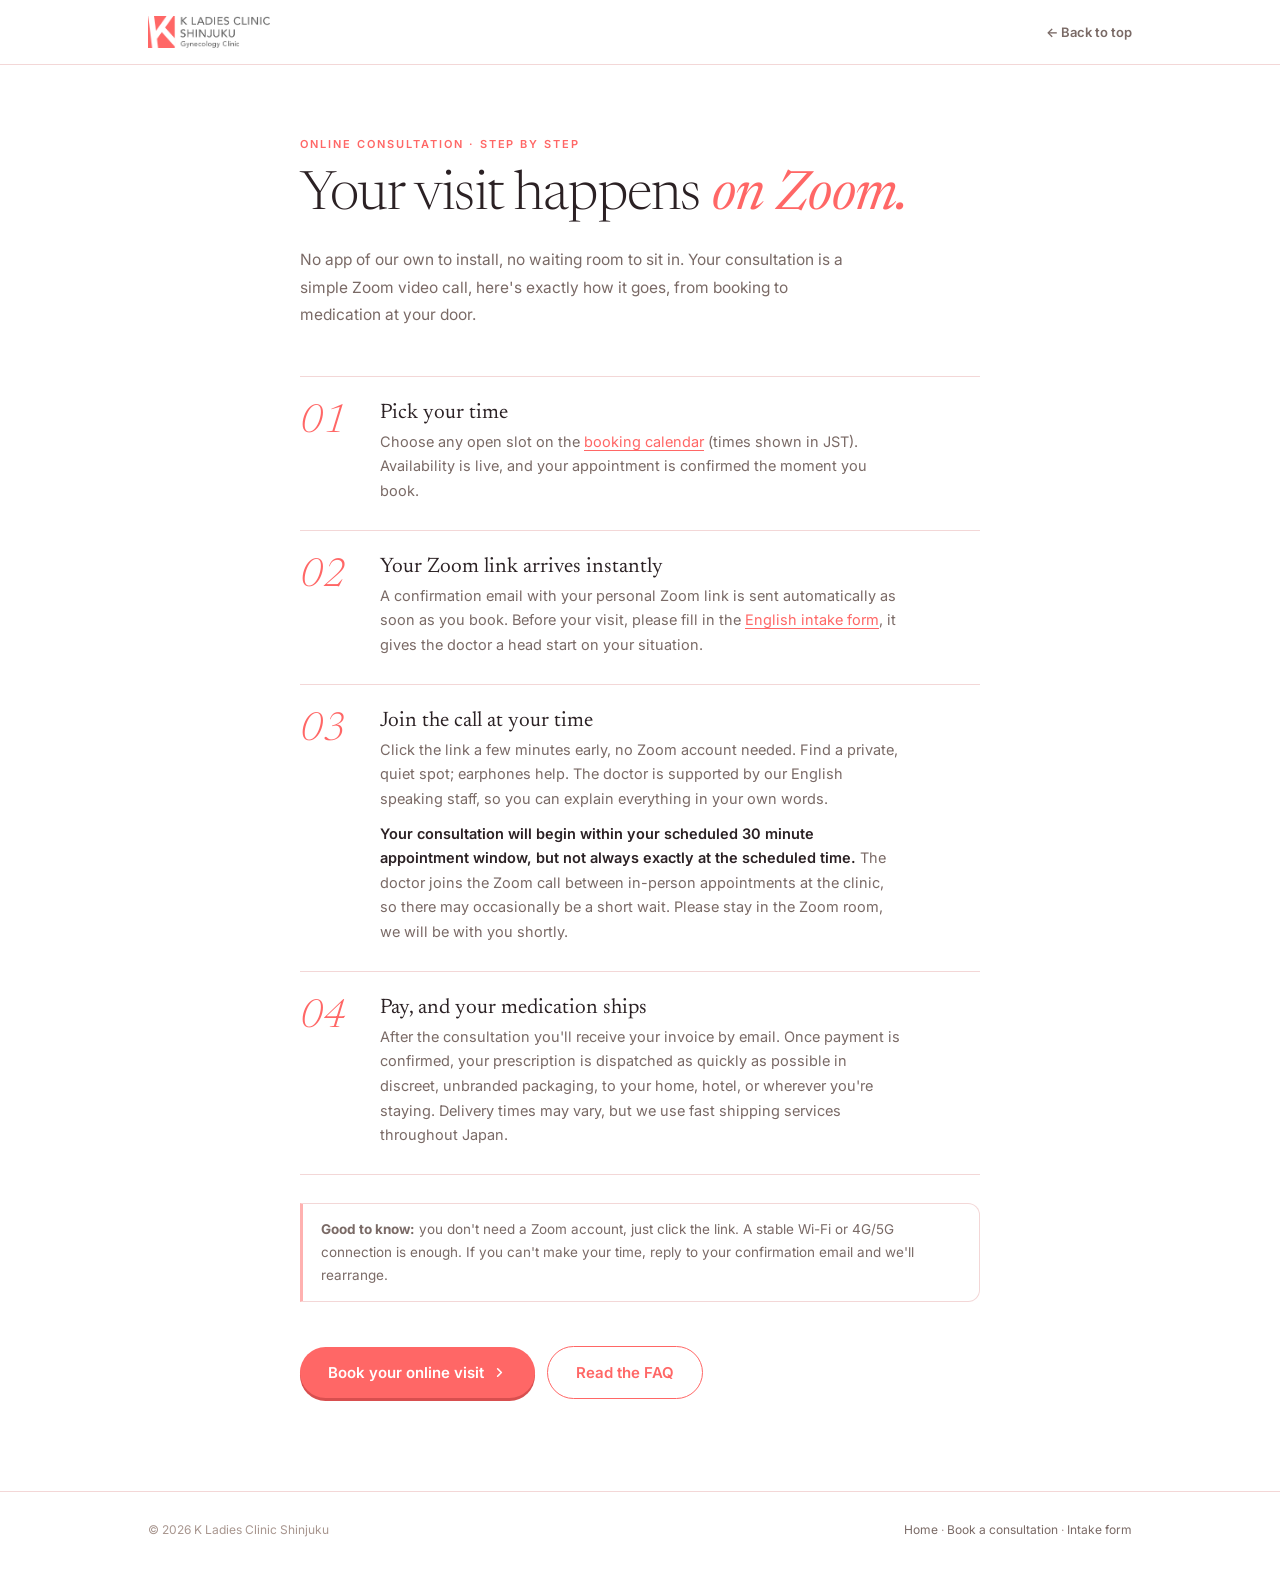
<file: zoom.html>
<!DOCTYPE html>
<html lang="en">
<head>
<meta charset="UTF-8" />
<meta name="viewport" content="width=device-width, initial-scale=1.0" />
<title>How Online Consultations Work, K Ladies Clinic Shinjuku</title>
<meta name="description" content="Your online gynecology consultation on Zoom, step by step: book in English, meet the doctor with English speaking staff, and get medication delivered anywhere in Japan." />
<link rel="icon" href="data:image/svg+xml,%3Csvg xmlns='http://www.w3.org/2000/svg' viewBox='0 0 32 32'%3E%3Crect width='32' height='32' rx='6' fill='%23FF6766'/%3E%3Ctext x='16' y='23' text-anchor='middle' font-family='Georgia,serif' font-size='20' font-weight='bold' fill='%23FFFFFF'%3EK%3C/text%3E%3C/svg%3E" />
<link rel="preconnect" href="https://fonts.googleapis.com" />
<link rel="preconnect" href="https://fonts.gstatic.com" crossorigin />
<link href="https://fonts.googleapis.com/css2?family=Newsreader:ital,opsz,wght@0,6..72,300;0,6..72,400;0,6..72,500;1,6..72,300;1,6..72,400&family=Inter:wght@400;500;600&display=swap" rel="stylesheet" />
<link rel="stylesheet" href="assets/sub.css" />
<!-- Google Analytics (GA4): same measurement ID as klcs.jp; deliberately not
     loaded on intake.html/manual.html/staff.html, matching pixel.js -->
<script async src="https://www.googletagmanager.com/gtag/js?id=G-334KEX8DJB"></script>
<script>
  window.dataLayer = window.dataLayer || [];
  function gtag() { dataLayer.push(arguments); }
  gtag("js", new Date());
  gtag("config", "G-334KEX8DJB");
</script>
<!-- Meta Pixel Code -->
<script src="assets/pixel.js"></script>
<noscript><img height="1" width="1" style="display:none"
src="https://www.facebook.com/tr?id=27415714044798059&amp;ev=PageView&amp;noscript=1"
/></noscript>
<!-- End Meta Pixel Code -->
</head>
<body>

<header>
  <div class="header-inner">
    <a href="./"><img src="assets/logo_en.png" alt="K Ladies Clinic Shinjuku, Gynecology Clinic" class="brand-logo" /></a>
    <a class="header-back" href="./">&larr; Back to top</a>
  </div>
</header>

<main class="wrap">
  <div class="page-head">
    <div class="eyebrow">Online consultation &middot; Step by step</div>
    <h1 class="display">Your visit happens <em>on Zoom.</em></h1>
    <p class="lede">
      No app of our own to install, no waiting room to sit in. Your consultation
      is a simple Zoom video call, here's exactly how it goes, from booking to
      medication at your door.
    </p>
  </div>

  <div class="steps">
    <div class="step-item">
      <div class="step-num">01</div>
      <div>
        <h3>Pick your time</h3>
        <p>Choose any open slot on the <a class="inline-link" href="book.html">booking
        calendar</a> (times shown in JST). Availability is live, and your appointment
        is confirmed the moment you book.</p>
      </div>
    </div>
    <div class="step-item">
      <div class="step-num">02</div>
      <div>
        <h3>Your Zoom link arrives instantly</h3>
        <p>A confirmation email with your personal Zoom link is sent automatically as
        soon as you book. Before your visit, please fill in the
        <a class="inline-link" href="intake.html">English intake form</a>, it gives
        the doctor a head start on your situation.</p>
      </div>
    </div>
    <div class="step-item">
      <div class="step-num">03</div>
      <div>
        <h3>Join the call at your time</h3>
        <p>Click the link a few minutes early, no Zoom account needed. Find a
        private, quiet spot; earphones help. The doctor is supported by our
        English speaking staff, so you can explain everything in your own words.</p>
        <p><strong>Your consultation will begin within your scheduled 30 minute appointment
        window, but not always exactly at the scheduled time.</strong> The doctor joins the
        Zoom call between in-person appointments at the clinic, so there may occasionally be
        a short wait. Please stay in the Zoom room, we will be with you shortly.</p>
      </div>
    </div>
    <div class="step-item">
      <div class="step-num">04</div>
      <div>
        <h3>Pay, and your medication ships</h3>
        <p>After the consultation you'll receive your invoice by email. Once payment
        is confirmed, your prescription is dispatched as quickly as possible in discreet,
        unbranded packaging, to your home, hotel, or wherever you're staying. Delivery
        times may vary, but we use fast shipping services throughout Japan.</p>
      </div>
    </div>
  </div>

  <div class="note-box">
    <strong>Good to know:</strong> you don't need a Zoom account, just click the
    link. A stable Wi-Fi or 4G/5G connection is enough. If you can't make your time,
    reply to your confirmation email and we'll rearrange.
  </div>

  <div class="page-cta">
    <a class="btn" href="book.html">
      Book your online visit
      <svg width="15" height="15" viewBox="0 0 24 24" fill="none" stroke="currentColor" stroke-width="2.5" stroke-linecap="round" stroke-linejoin="round"><path d="m9 18 6-6-6-6"/></svg>
    </a>
    <a class="btn ghost" href="./#faq">Read the FAQ</a>
  </div>
</main>

<footer>
  <div class="footer-inner">
    <span>&copy; 2026 K Ladies Clinic Shinjuku</span>
    <span><a href="./">Home</a> &middot; <a href="book.html">Book a consultation</a> &middot; <a href="intake.html">Intake form</a></span>
  </div>
</footer>

</body>
</html>
</file>
<file: assets/sub.css>
/* Shared styles for subpages (book / intake / zoom), matches index.html tokens */
:root {
  --paper: #FFFFFF;        /* white base, matching klcs.jp */
  --ink: #2B2124;
  --soft: #7A6A66;
  --faint: #A8968F;
  --line: #F3D7D7;         /* soft pink rule color used across klcs.jp */
  --accent: #FF6766;       /* logo coral, the main accent on klcs.jp */
  --accent-light: #FFB1B0;
  --serif: 'Newsreader', Georgia, serif;
  --sans: 'Inter', 'Helvetica Neue', sans-serif;
}
* { margin: 0; padding: 0; box-sizing: border-box; }
body {
  background: var(--paper); color: var(--ink); font-family: var(--sans);
  -webkit-font-smoothing: antialiased; overflow-x: hidden;
}
a { text-decoration: none; color: inherit; }
.wrap { max-width: 720px; margin: 0 auto; padding-left: 20px; padding-right: 20px; }

header {
  position: sticky; top: 0; z-index: 20;
  background: rgba(255,255,255,0.92);
  backdrop-filter: blur(8px); -webkit-backdrop-filter: blur(8px);
  border-bottom: 1px solid var(--line);
}
.header-inner {
  max-width: 1024px; margin: 0 auto; padding: 16px 20px;
  display: flex; align-items: center; justify-content: space-between;
}
.brand-logo { height: 32px; width: auto; display: block; }
.header-back { font-size: 13px; font-weight: 600; color: var(--soft); display: inline-flex; align-items: center; gap: 6px; }
.header-back:hover { color: var(--ink); }

.page-head { padding: clamp(40px, 7vw, 72px) 0 12px; }
.eyebrow {
  font-size: 11px; font-weight: 600; letter-spacing: 0.18em;
  text-transform: uppercase; color: var(--accent); margin-bottom: 16px;
}
h1.display {
  font-family: var(--serif); font-weight: 300; line-height: 1.1; letter-spacing: -0.015em;
  font-size: clamp(34px, 7vw, 54px);
}
h1.display em { font-style: italic; font-weight: 400; color: var(--accent); }
.lede { font-size: 15.5px; line-height: 1.75; color: var(--soft); max-width: 560px; margin-top: 20px; }
.lede a, .inline-link { color: var(--accent); text-decoration: underline; text-underline-offset: 3px; }

.card {
  background: #FFFFFF; border: 1px solid var(--line); border-radius: 20px;
  padding: 28px 22px; margin-top: 36px;
}
@media (min-width: 640px) { .card { padding: 36px 32px; } }

form .field { margin-bottom: 18px; }
form label {
  font-size: 12px; font-weight: 600; letter-spacing: 0.08em; text-transform: uppercase;
  color: var(--soft); display: block; margin-bottom: 6px;
}
form .hint { font-size: 12px; color: var(--faint); margin-top: 5px; line-height: 1.5; }
form input[type="text"], form input[type="email"], form input[type="tel"],
form input[type="date"], form select, form textarea {
  width: 100%; font-family: var(--sans); font-size: 16px; color: var(--ink);
  background: var(--paper); border: 1px solid var(--line); border-radius: 12px;
  padding: 13px 14px; outline: none; transition: border-color .2s ease;
  -webkit-appearance: none; appearance: none;
}
form select {
  background-image: url("data:image/svg+xml,%3Csvg xmlns='http://www.w3.org/2000/svg' width='12' height='12' viewBox='0 0 24 24' fill='none' stroke='%237A6A66' stroke-width='2.5' stroke-linecap='round' stroke-linejoin='round'%3E%3Cpath d='m6 9 6 6 6-6'/%3E%3C/svg%3E");
  background-repeat: no-repeat; background-position: right 14px center; padding-right: 38px;
}
form input:focus, form select:focus, form textarea:focus { border-color: var(--accent); }
form textarea { min-height: 110px; resize: vertical; }
.field-row { display: grid; grid-template-columns: 1fr; gap: 18px 14px; }
@media (min-width: 560px) { .field-row { grid-template-columns: 1fr 1fr; } }
.field-row .field { margin-bottom: 0; }
.field-row + .field, .field-row + .field-row { margin-top: 18px; }

.choice-group { display: flex; flex-direction: column; gap: 10px; }
.choice {
  display: flex; align-items: flex-start; gap: 10px; font-size: 14.5px; line-height: 1.5;
  color: var(--ink); padding: 12px 14px; border: 1px solid var(--line); border-radius: 12px;
  background: var(--paper); cursor: pointer;
  text-transform: none; letter-spacing: normal; font-weight: 400; margin-bottom: 0;
}
.choice input { margin-top: 3px; accent-color: var(--accent); flex-shrink: 0; }
.choice small { display: block; color: var(--faint); font-size: 12.5px; margin-top: 2px; }

.submit-btn {
  font-family: var(--sans); font-size: 15px; font-weight: 600;
  padding: 16px 30px; border-radius: 999px; border: none; cursor: pointer;
  background: var(--accent); color: #FFFFFF; box-shadow: 0 3px 0 #D84F4F;
  display: inline-flex; align-items: center; gap: 8px; margin-top: 8px;
}
.submit-btn:disabled { opacity: .6; cursor: default; }
.form-status { font-size: 14px; line-height: 1.6; display: none; margin-top: 14px; }
.form-status.ok { display: block; color: #2E7D4F; }
.form-status.err { display: block; color: var(--accent); }
.hp-field { position: absolute; left: -9999px; opacity: 0; height: 0; overflow: hidden; }

.steps { margin-top: 36px; }
.step-item {
  display: grid; grid-template-columns: auto 1fr; gap: 6px 20px;
  border-top: 1px solid var(--line); padding: 26px 0; align-items: start;
}
.step-item:last-child { border-bottom: 1px solid var(--line); }
.step-num {
  font-family: var(--serif); font-weight: 300; font-style: italic;
  font-size: 40px; line-height: 1; color: var(--accent); min-width: 1.5em;
}
.step-item h3 { font-family: var(--serif); font-size: 21px; font-weight: 400; margin-bottom: 6px; }
.step-item p { font-size: 14.5px; line-height: 1.7; color: var(--soft); max-width: 520px; }
.step-item p + p { margin-top: 10px; }
.step-item p strong { color: var(--ink); font-weight: 600; }

.note-box {
  border: 1px solid var(--line); border-left: 3px solid var(--accent-light);
  border-radius: 0 12px 12px 0; background: #FFFFFF;
  padding: 14px 18px; font-size: 13.5px; line-height: 1.7; color: var(--soft); margin-top: 28px;
}

.page-cta { margin: 44px 0 0; display: flex; flex-wrap: wrap; gap: 12px; align-items: center; }
.btn {
  display: inline-flex; align-items: center; gap: 8px;
  font-size: 15px; font-weight: 600; padding: 16px 28px; border-radius: 999px;
  background: var(--accent); color: #FFFFFF; box-shadow: 0 3px 0 #D84F4F;
}
.btn.ghost { background: transparent; color: var(--accent); border: 1.5px solid var(--accent); box-shadow: none; }

footer { border-top: 1px solid var(--line); margin-top: 72px; }
.footer-inner {
  max-width: 1024px; margin: 0 auto; padding: 28px 20px 36px;
  font-size: 12px; color: var(--faint); line-height: 1.7;
  display: flex; flex-wrap: wrap; gap: 8px 24px; justify-content: space-between;
}
.footer-inner a { color: var(--soft); }
main { padding-bottom: 20px; }
</file>
